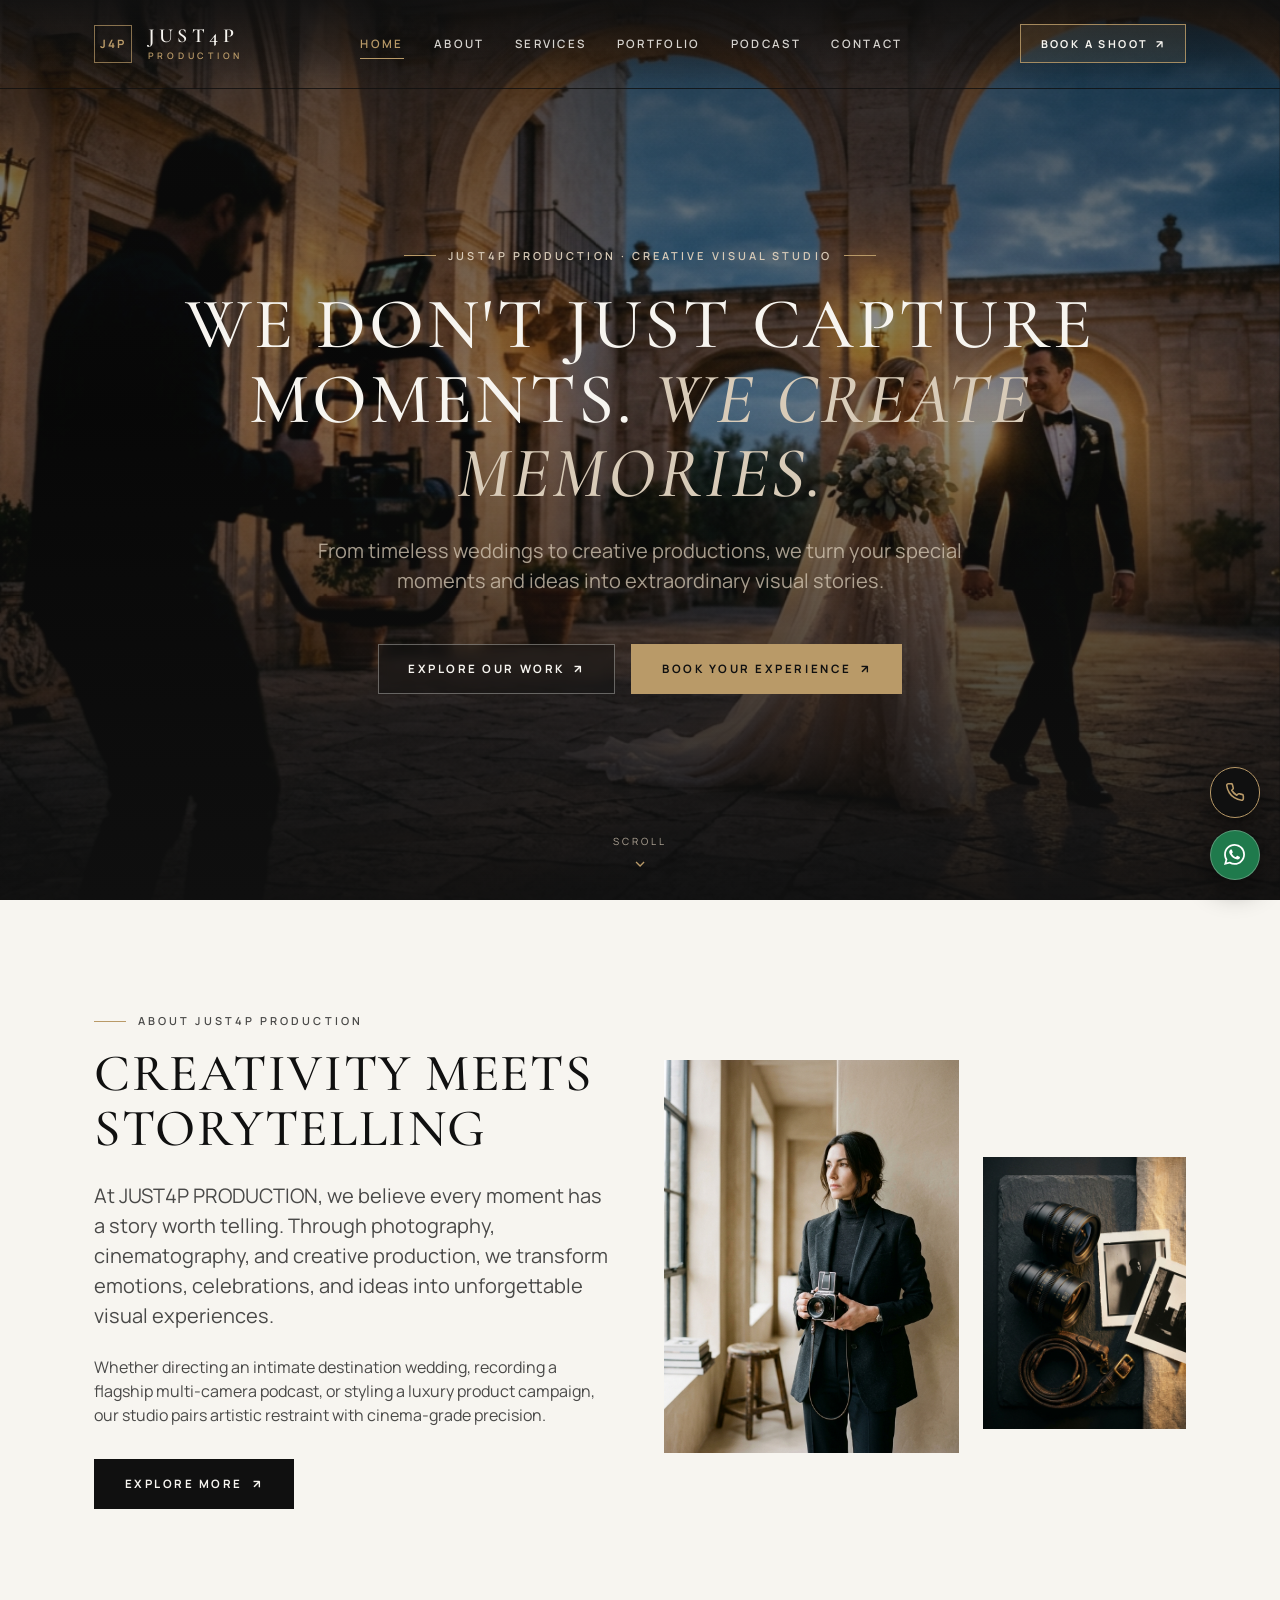
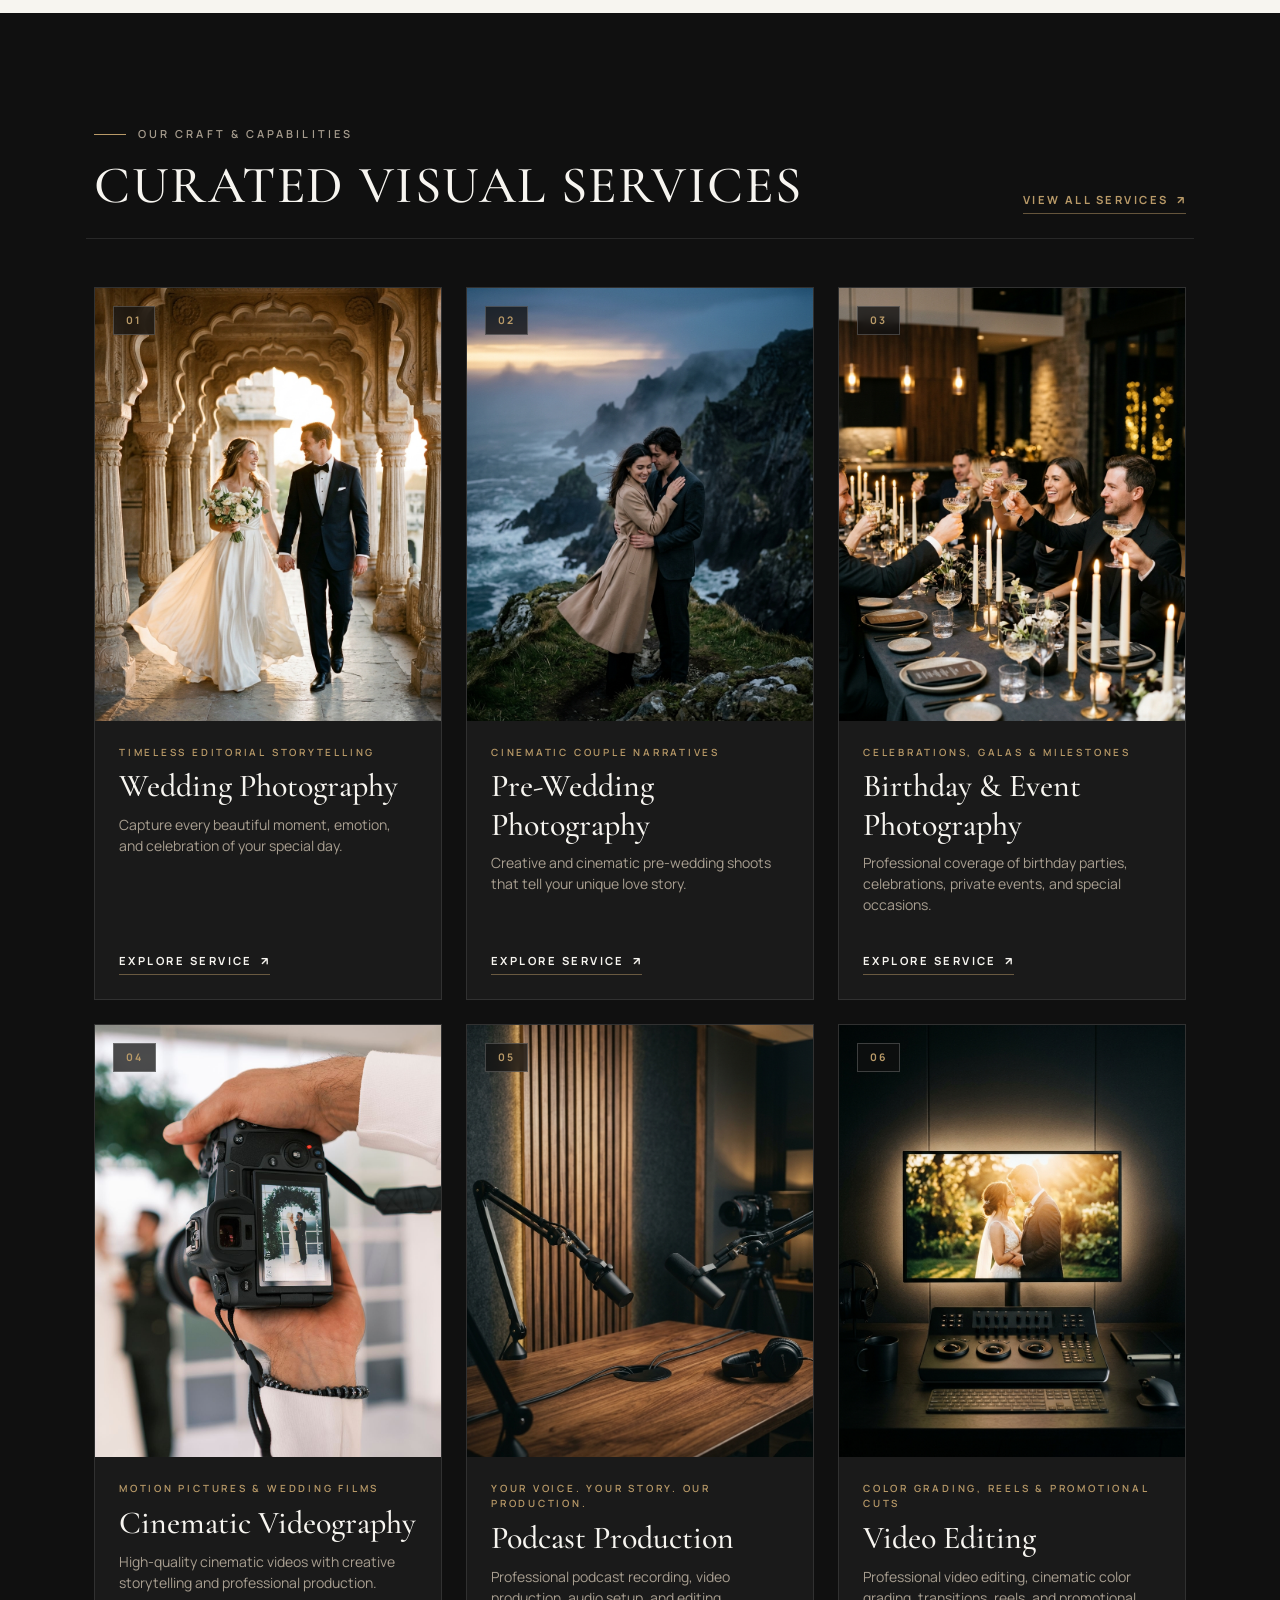
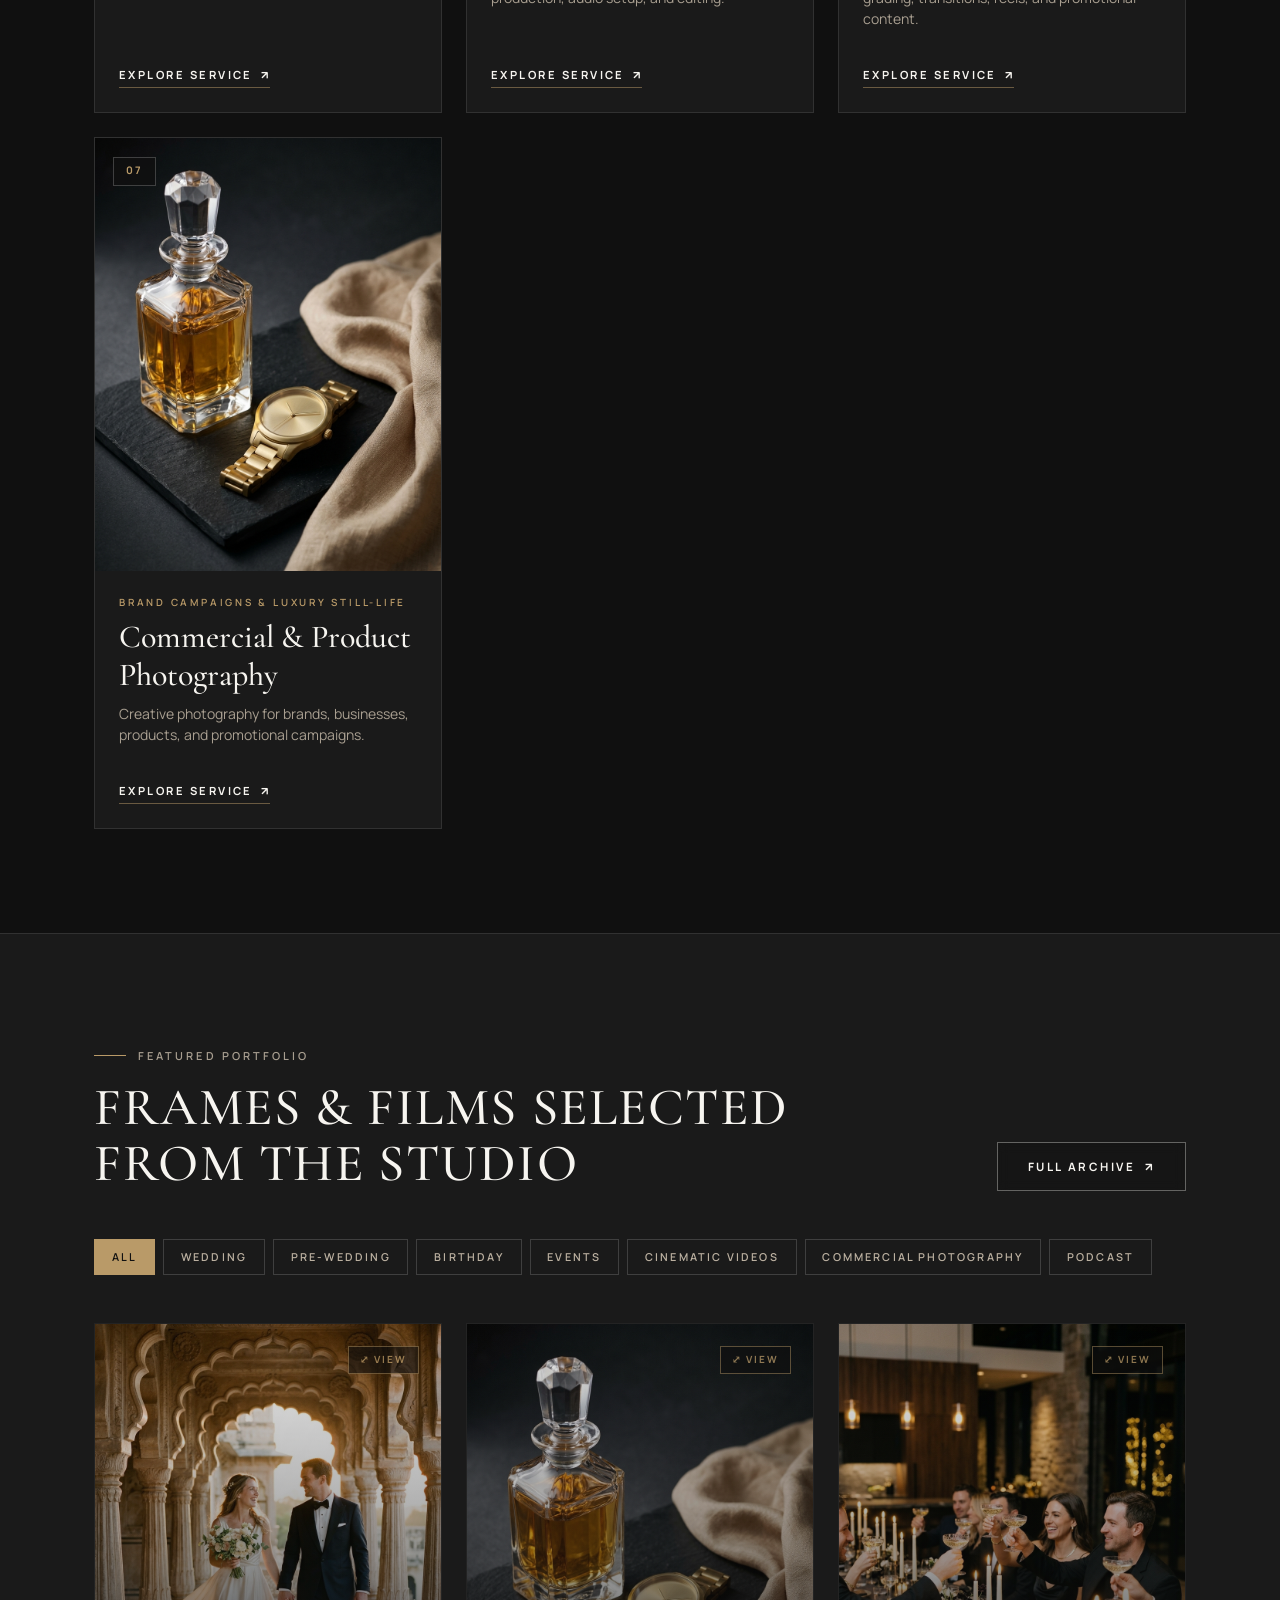
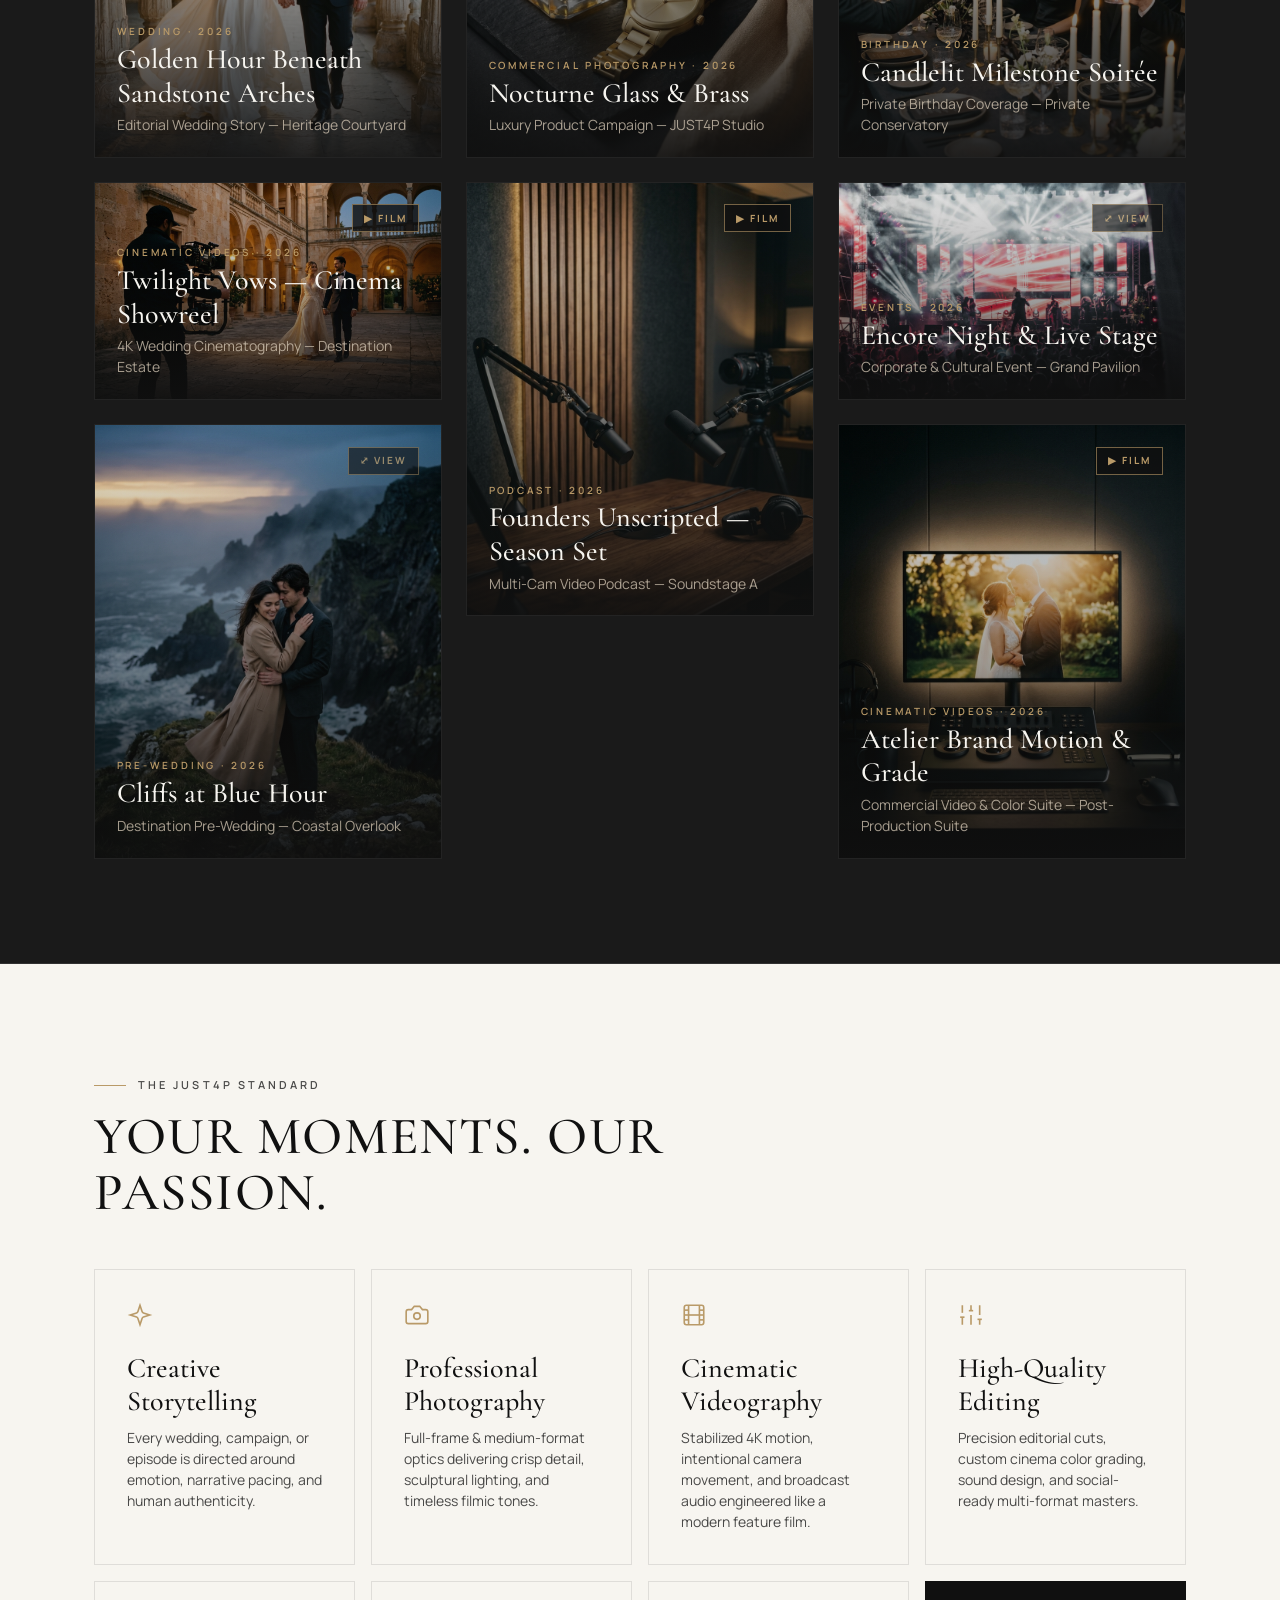
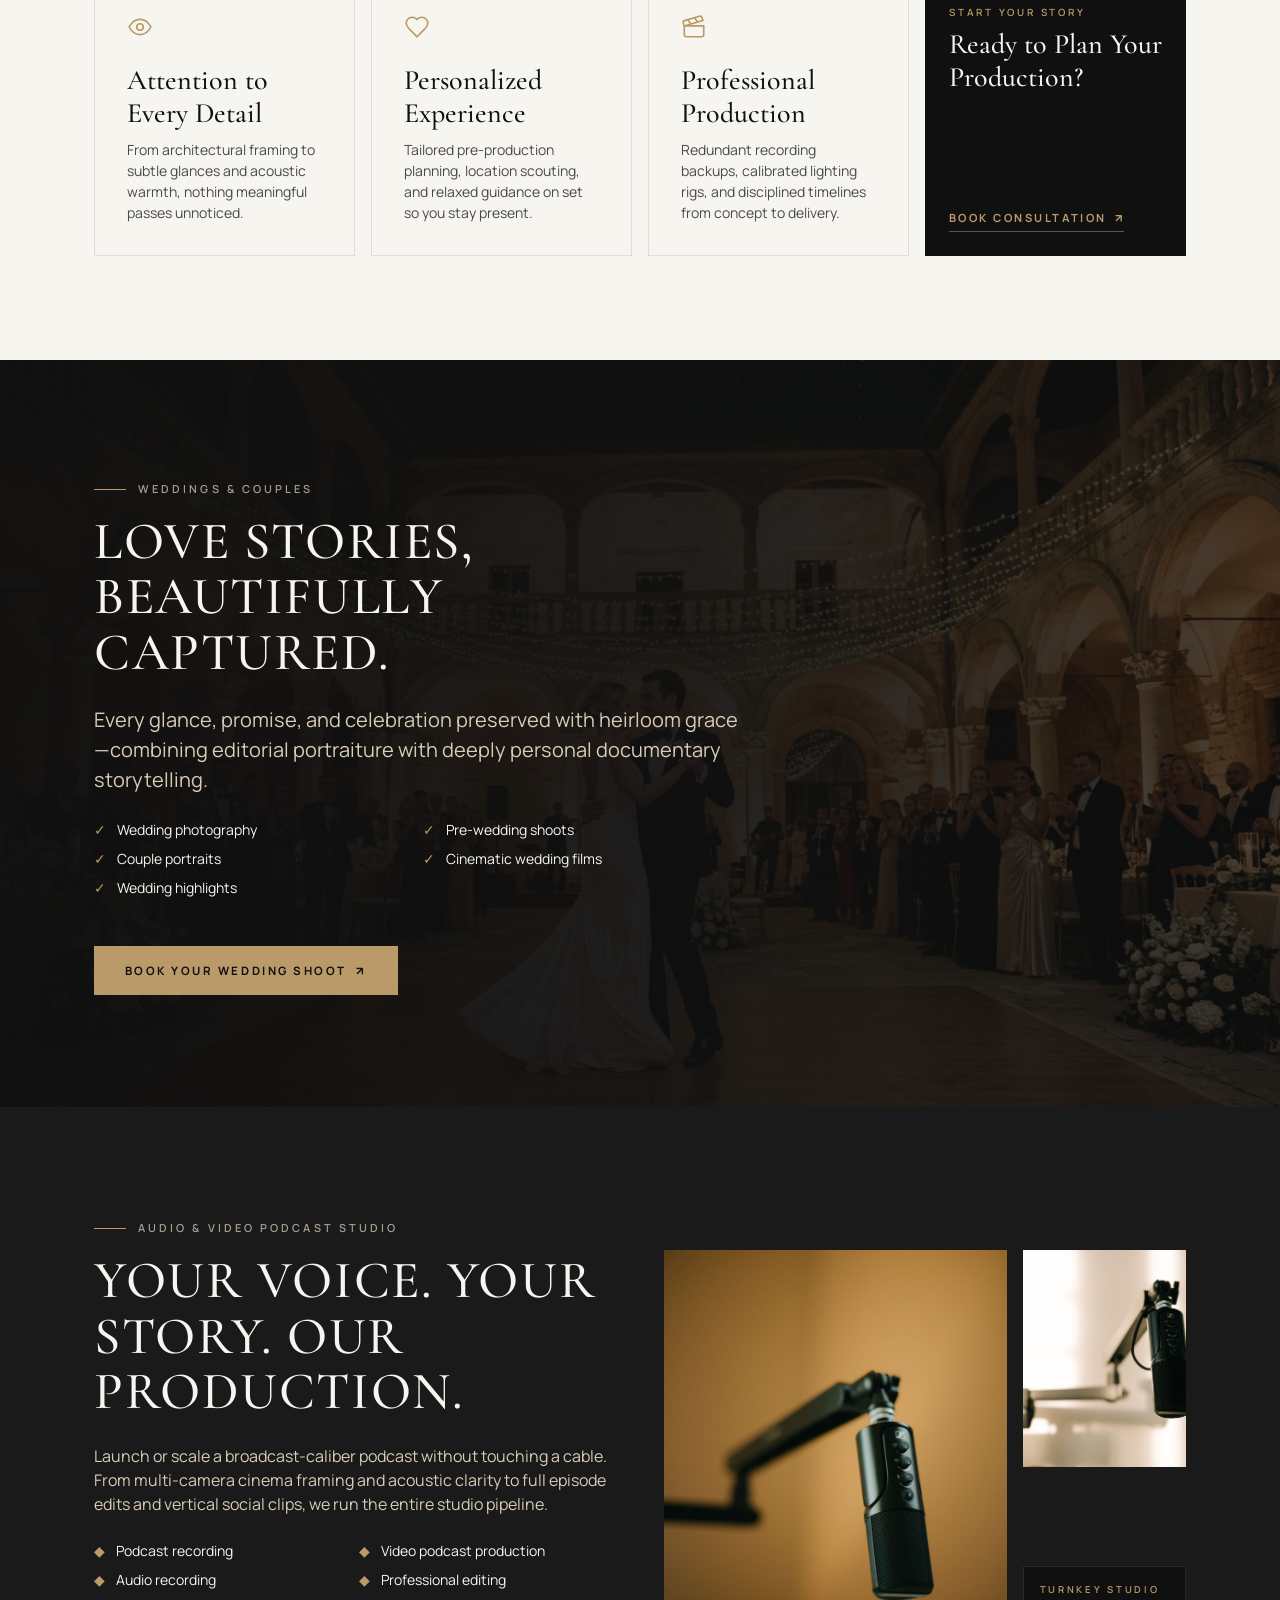
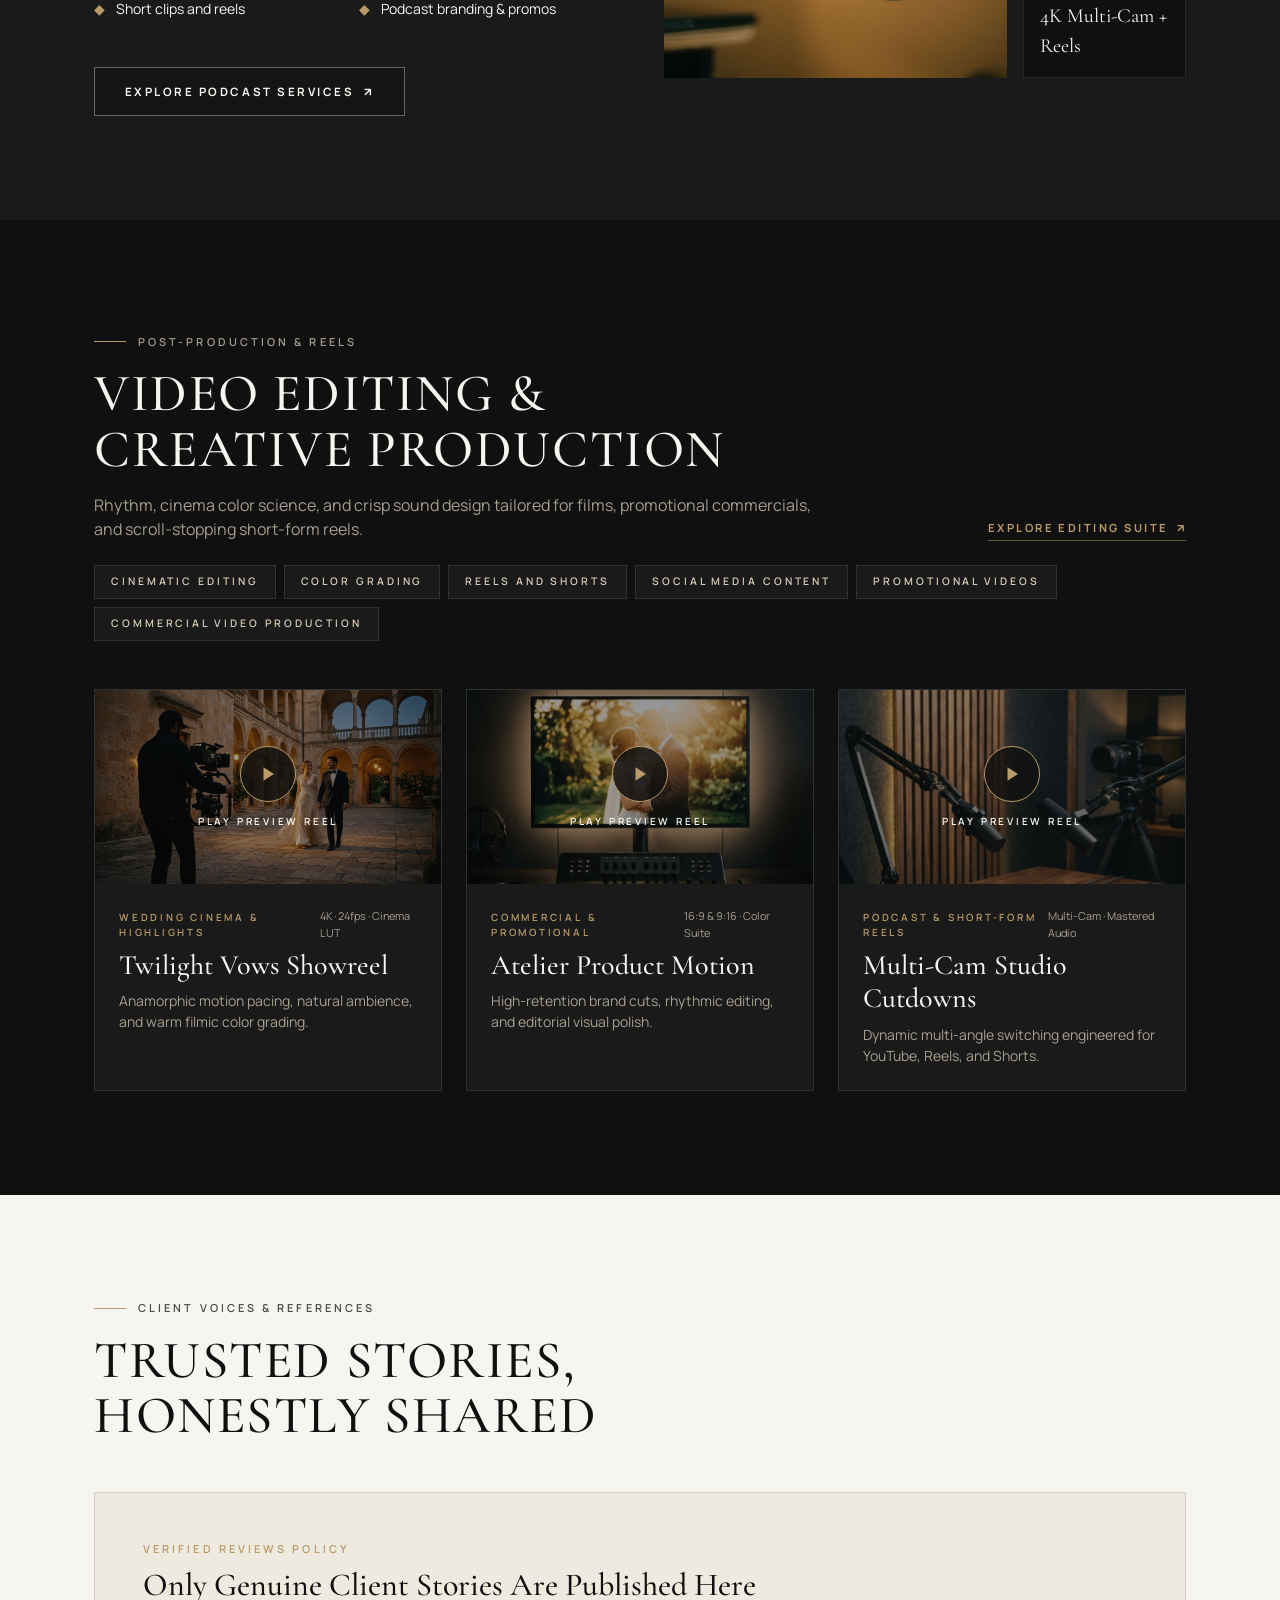
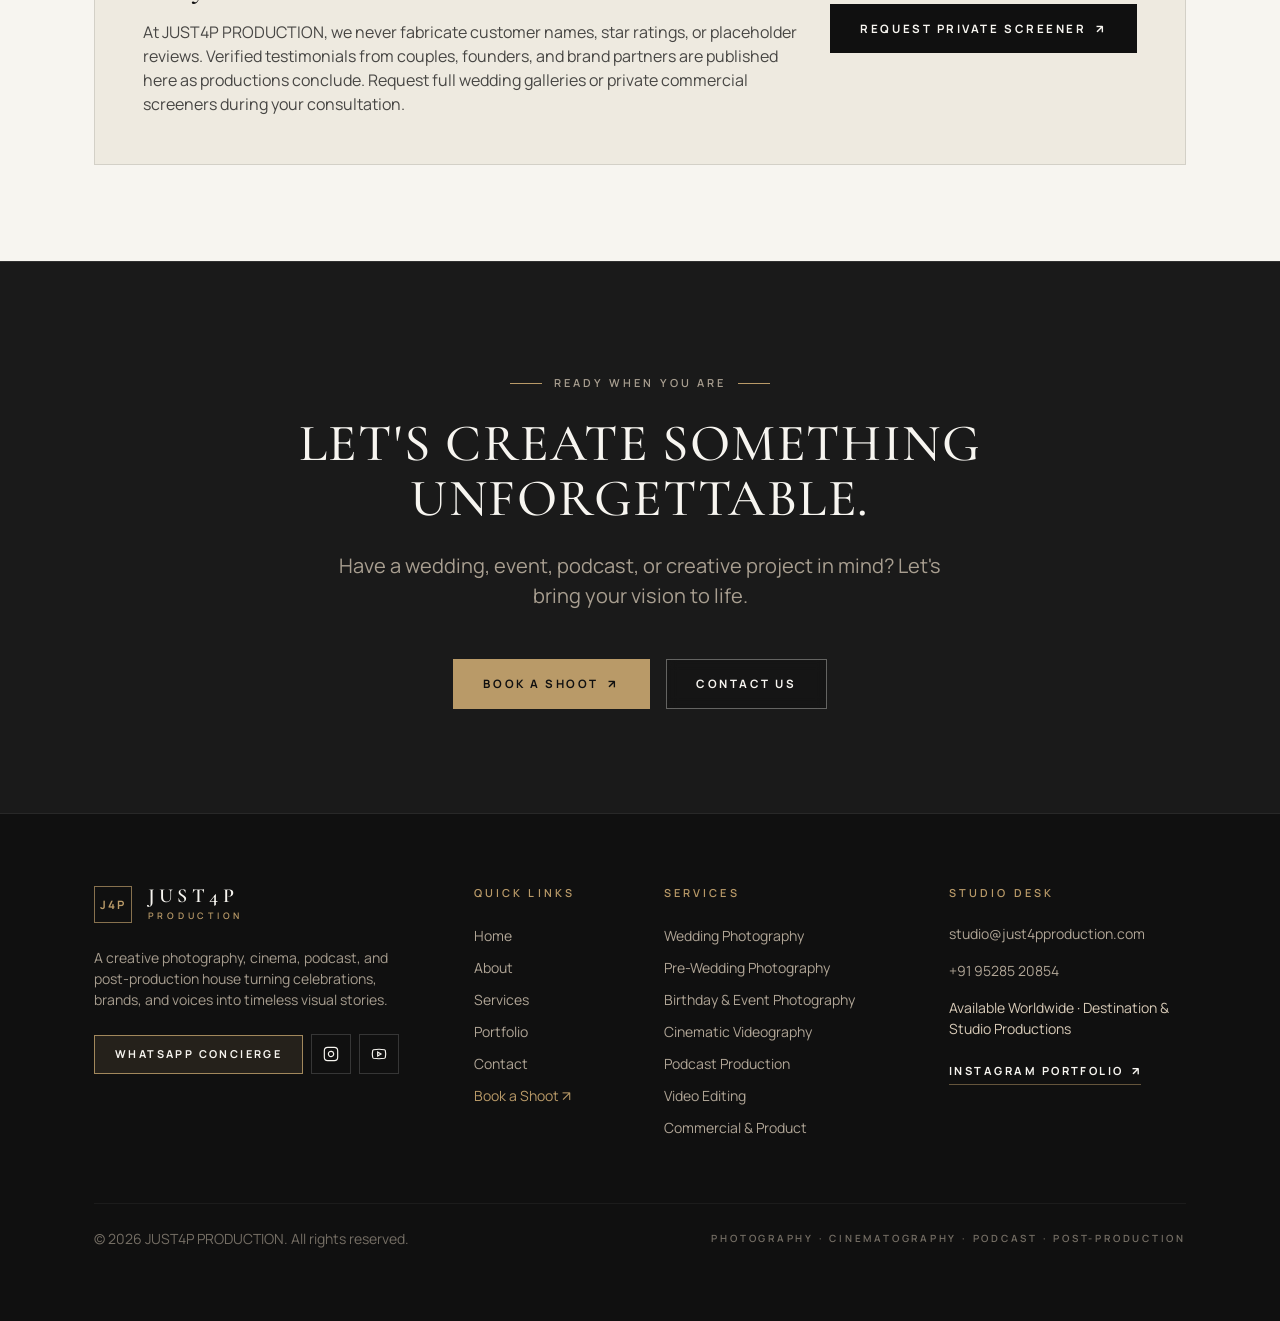
<file: index.html>
<!DOCTYPE html>
<html lang="en">
<head>
  <meta charset="UTF-8" />
  <meta name="viewport" content="width=device-width, initial-scale=1.0" />
  <title>JUST4P PRODUCTION | Luxury Photography, Cinematography &amp; Creative Studio</title>
  <meta name="description" content="JUST4P PRODUCTION is a luxury photography, cinematography, podcast production, and creative studio crafting timeless visual stories for weddings, brands, events, and creators." />
  <meta property="og:type" content="website" />
  <meta property="og:title" content="JUST4P PRODUCTION | Luxury Photography &amp; Creative Production" />
  <meta property="og:description" content="From timeless weddings to creative productions, we turn your special moments and ideas into extraordinary visual stories." />
  <meta property="og:image" content="assets/images/hero-cinema.jpg" />

  <link rel="icon" type="image/svg+xml" href="assets/images/favicon.svg" />
  <link rel="apple-touch-icon" href="assets/images/favicon.svg" />
  <link rel="preconnect" href="https://fonts.googleapis.com" />
  <link rel="preconnect" href="https://fonts.gstatic.com" crossorigin />
  <link href="https://fonts.googleapis.com/css2?family=Cormorant+Garamond:ital,wght@0,400;0,500;0,600;0,700;1,400;1,500&family=DM+Sans:wght@400;500;700&family=Manrope:wght@300;400;500;600;700&family=Playfair+Display:ital,wght@0,400;0,500;0,600;1,400&display=swap" rel="stylesheet" />

  <link href="https://cdn.jsdelivr.net/npm/bootstrap@5.3.3/dist/css/bootstrap.min.css" rel="stylesheet" crossorigin="anonymous" />
  <link rel="stylesheet" href="assets/css/style.css" />
</head>
<body>

  <!-- Section 1: Premium Navigation -->
  <header>
    <nav id="mainNavbar" class="navbar navbar-expand-lg fixed-top j4p-navbar" aria-label="Primary Navigation">
      <div class="container px-3 px-sm-4">
        <a class="navbar-brand d-inline-flex align-items-center gap-3 m-0" href="index.html" aria-label="JUST4P PRODUCTION Home">
          <span class="brand-monogram">J4P</span>
          <span class="d-flex flex-column">
            <span class="brand-wordmark">JUST4P</span>
            <span class="brand-subword">Production</span>
          </span>
        </a>

        <div class="collapse navbar-collapse justify-content-center d-none d-lg-flex">
          <ul class="navbar-nav align-items-center">
            <li class="nav-item"><a class="nav-link j4p-nav-link active" href="index.html">Home</a></li>
            <li class="nav-item"><a class="nav-link j4p-nav-link" href="about.html">About</a></li>
            <li class="nav-item"><a class="nav-link j4p-nav-link" href="services.html">Services</a></li>
            <li class="nav-item"><a class="nav-link j4p-nav-link" href="portfolio.html">Portfolio</a></li>
            <li class="nav-item"><a class="nav-link j4p-nav-link" href="podcast-production.html">Podcast</a></li>
            <li class="nav-item"><a class="nav-link j4p-nav-link" href="contact.html">Contact</a></li>
          </ul>
        </div>

        <div class="d-flex align-items-center gap-3">
          <a href="contact.html#booking-form" class="nav-cta-btn d-none d-sm-inline-flex">
            <span>Book a Shoot</span>
            <span>&#8599;</span>
          </a>
          <button class="j4p-icon-btn d-lg-none" type="button" data-bs-toggle="offcanvas" data-bs-target="#mobileNavDrawer" aria-controls="mobileNavDrawer" aria-label="Open navigation menu">
            <svg width="20" height="20" viewBox="0 0 24 24" fill="none" stroke="currentColor" stroke-width="1.8"><line x1="3" y1="6" x2="21" y2="6"/><line x1="3" y1="12" x2="21" y2="12"/><line x1="3" y1="18" x2="21" y2="18"/></svg>
          </button>
        </div>
      </div>
    </nav>

    <!-- Mobile Offcanvas Drawer -->
    <div class="offcanvas offcanvas-end j4p-offcanvas" tabindex="-1" id="mobileNavDrawer" aria-labelledby="mobileNavLabel">
      <div class="offcanvas-header border-bottom border-subtle-dark px-4 py-4">
        <span class="font-display fs-4 tracking-eyebrow text-warm-white" id="mobileNavLabel">JUST4P PRODUCTION</span>
        <button type="button" class="j4p-icon-btn" data-bs-dismiss="offcanvas" aria-label="Close navigation menu">&#10005;</button>
      </div>
      <div class="offcanvas-body d-flex flex-column justify-content-between px-4 py-4">
        <nav aria-label="Mobile Navigation" class="d-flex flex-column">
          <a class="mobile-nav-link active" href="index.html"><span>Home</span><span>&#8599;</span></a>
          <a class="mobile-nav-link" href="about.html"><span>About</span><span>&#8599;</span></a>
          <a class="mobile-nav-link" href="services.html"><span>Services</span><span>&#8599;</span></a>
          <a class="mobile-nav-link" href="portfolio.html"><span>Portfolio</span><span>&#8599;</span></a>
          <a class="mobile-nav-link" href="podcast-production.html"><span>Podcast</span><span>&#8599;</span></a>
          <a class="mobile-nav-link" href="contact.html"><span>Contact</span><span>&#8599;</span></a>
        </nav>
        <div class="pt-4">
          <a href="contact.html#booking-form" class="btn-gold w-100">
            <span>Book a Shoot</span>
            <span>&#8599;</span>
          </a>
        </div>
      </div>
    </div>
  </header>

  <main>
    <!-- Section 2: Cinematic Hero Section -->
    <section class="hero-section">
      <img src="assets/images/hero-cinema.jpg" alt="JUST4P PRODUCTION cinematographer filming bride and groom at golden hour" class="hero-bg-img" data-parallax="0.18" />
      <div class="hero-overlay"></div>

      <div class="container position-relative z-2 text-center px-3 px-sm-4">
        <div class="eyebrow-row mb-4">
          <span class="eyebrow-line"></span>
          <span class="tracking-eyebrow text-soft-beige">JUST4P PRODUCTION · Creative Visual Studio</span>
          <span class="eyebrow-line"></span>
        </div>

        <h1 class="hero-title text-warm-white mx-auto mb-4" style="max-width: 1020px;">
          We Don&apos;t Just Capture Moments. <span class="fst-italic text-soft-beige">We Create Memories.</span>
        </h1>

        <p class="mx-auto text-soft-beige opacity-75 fs-5 mb-5" style="max-width: 660px;">
          From timeless weddings to creative productions, we turn your special moments and ideas into extraordinary visual stories.
        </p>

        <div class="d-flex flex-wrap justify-content-center gap-3">
          <a href="portfolio.html" class="btn-outline-ivory">
            <span>Explore Our Work</span>
            <span>&#8599;</span>
          </a>
          <a href="contact.html#booking-form" class="btn-gold">
            <span>Book Your Experience</span>
            <span>&#8599;</span>
          </a>
        </div>
      </div>

      <a href="#brand-intro" class="scroll-indicator" aria-label="Scroll to brand introduction">
        <span>Scroll</span>
        <svg width="16" height="16" viewBox="0 0 24 24" fill="none" stroke="#B99A68" stroke-width="2"><polyline points="6 9 12 15 18 9"/></svg>
      </a>
    </section>

    <!-- Section 3: Brand Introduction -->
    <section id="brand-intro" class="bg-warm-white text-obsidian py-5" style="padding-top: 6.5rem !important; padding-bottom: 6.5rem !important;">
      <div class="container px-3 px-sm-4">
        <div class="row align-items-center g-5">
          <div class="col-12 col-lg-6 reveal-up">
            <div class="eyebrow-row mb-3">
              <span class="eyebrow-line"></span>
              <span class="tracking-eyebrow text-obsidian opacity-75">About JUST4P PRODUCTION</span>
            </div>
            <h2 class="section-heading text-obsidian mb-4">Creativity Meets Storytelling</h2>
            <p class="fs-5 text-obsidian opacity-75 mb-4">
              At JUST4P PRODUCTION, we believe every moment has a story worth telling. Through photography, cinematography, and creative production, we transform emotions, celebrations, and ideas into unforgettable visual experiences.
            </p>
            <p class="text-obsidian opacity-75 mb-4">
              Whether directing an intimate destination wedding, recording a flagship multi-camera podcast, or styling a luxury product campaign, our studio pairs artistic restraint with cinema-grade precision.
            </p>
            <a href="about.html" class="btn-dark-luxury mt-2">
              <span>Explore More</span>
              <span>&#8599;</span>
            </a>
          </div>

          <div class="col-12 col-lg-6 reveal-up">
            <div class="row g-3 g-sm-4 align-items-end">
              <div class="col-7">
                <div class="editorial-frame ratio-3x4">
                  <img src="assets/images/brand-intro-main.jpg" alt="Creative director holding medium-format camera in warm architectural studio" />
                </div>
              </div>
              <div class="col-5">
                <div class="editorial-frame ratio-3x4 mb-4">
                  <img src="assets/images/brand-intro-detail.jpg" alt="Cinema prime lenses and silver-gelatin darkroom prints on basalt stone" />
                </div>
              </div>
            </div>
          </div>
        </div>
      </div>
    </section>

    <!-- Section 4: Our Services -->
    <section class="bg-obsidian text-warm-white py-5" style="padding-top: 6.5rem !important; padding-bottom: 6.5rem !important;">
      <div class="container px-3 px-sm-4">
        <div class="row align-items-end border-bottom border-subtle-dark pb-4 mb-5 g-3 reveal-up">
          <div class="col-12 col-lg-8">
            <div class="eyebrow-row mb-3">
              <span class="eyebrow-line"></span>
              <span class="tracking-eyebrow text-soft-beige opacity-75">Our Craft &amp; Capabilities</span>
            </div>
            <h2 class="section-heading text-warm-white mb-0">Curated Visual Services</h2>
          </div>
          <div class="col-12 col-lg-4 text-lg-end">
            <a href="services.html" class="service-link text-muted-gold">
              <span>View All Services</span>
              <span>&#8599;</span>
            </a>
          </div>
        </div>

        <div class="row g-4">
          <!-- Service 1 -->
          <div class="col-12 col-md-6 col-lg-4 reveal-up">
            <article class="service-card editorial-card">
              <div>
                <div class="editorial-frame ratio-4x5">
                  <span class="service-badge">01</span>
                  <img src="assets/images/service-wedding.jpg" alt="Editorial wedding couple walking beneath sandstone heritage arches at golden hour" loading="lazy" />
                </div>
                <div class="p-4 pb-2">
                  <p class="tracking-eyebrow text-muted-gold mb-2" style="font-size:0.62rem;">Timeless Editorial Storytelling</p>
                  <h3 class="font-display fs-2 text-warm-white mb-2">Wedding Photography</h3>
                  <p class="small text-soft-beige opacity-75">Capture every beautiful moment, emotion, and celebration of your special day.</p>
                </div>
              </div>
              <div class="p-4 pt-2">
                <a href="wedding-photography.html" class="service-link"><span>Explore Service</span><span>&#8599;</span></a>
              </div>
            </article>
          </div>

          <!-- Service 2 -->
          <div class="col-12 col-md-6 col-lg-4 reveal-up">
            <article class="service-card editorial-card">
              <div>
                <div class="editorial-frame ratio-4x5">
                  <span class="service-badge">02</span>
                  <img src="assets/images/service-prewedding.jpg" alt="Stylish couple embracing on dramatic coastal cliffs at dusk" loading="lazy" />
                </div>
                <div class="p-4 pb-2">
                  <p class="tracking-eyebrow text-muted-gold mb-2" style="font-size:0.62rem;">Cinematic Couple Narratives</p>
                  <h3 class="font-display fs-2 text-warm-white mb-2">Pre-Wedding Photography</h3>
                  <p class="small text-soft-beige opacity-75">Creative and cinematic pre-wedding shoots that tell your unique love story.</p>
                </div>
              </div>
              <div class="p-4 pt-2">
                <a href="pre-wedding-photography.html" class="service-link"><span>Explore Service</span><span>&#8599;</span></a>
              </div>
            </article>
          </div>

          <!-- Service 3 -->
          <div class="col-12 col-md-6 col-lg-4 reveal-up">
            <article class="service-card editorial-card">
              <div>
                <div class="editorial-frame ratio-4x5">
                  <span class="service-badge">03</span>
                  <img src="assets/images/service-events.jpg" alt="Candlelit milestone celebration dinner toast with crystal champagne glasses" loading="lazy" />
                </div>
                <div class="p-4 pb-2">
                  <p class="tracking-eyebrow text-muted-gold mb-2" style="font-size:0.62rem;">Celebrations, Galas &amp; Milestones</p>
                  <h3 class="font-display fs-2 text-warm-white mb-2">Birthday &amp; Event Photography</h3>
                  <p class="small text-soft-beige opacity-75">Professional coverage of birthday parties, celebrations, private events, and special occasions.</p>
                </div>
              </div>
              <div class="p-4 pt-2">
                <a href="event-birthday-photography.html" class="service-link"><span>Explore Service</span><span>&#8599;</span></a>
              </div>
            </article>
          </div>

          <!-- Service 4 -->
          <div class="col-12 col-md-6 col-lg-4 reveal-up">
            <article class="service-card editorial-card">
              <div>
                <div class="editorial-frame ratio-4x5">
                  <span class="service-badge">04</span>
                  <img src="assets/images/service-videography.jpg" alt="Cinema camera viewfinder framing a couple during film production" loading="lazy" />
                </div>
                <div class="p-4 pb-2">
                  <p class="tracking-eyebrow text-muted-gold mb-2" style="font-size:0.62rem;">Motion Pictures &amp; Wedding Films</p>
                  <h3 class="font-display fs-2 text-warm-white mb-2">Cinematic Videography</h3>
                  <p class="small text-soft-beige opacity-75">High-quality cinematic videos with creative storytelling and professional production.</p>
                </div>
              </div>
              <div class="p-4 pt-2">
                <a href="videography.html" class="service-link"><span>Explore Service</span><span>&#8599;</span></a>
              </div>
            </article>
          </div>

          <!-- Service 5 -->
          <div class="col-12 col-md-6 col-lg-4 reveal-up">
            <article class="service-card editorial-card">
              <div>
                <div class="editorial-frame ratio-4x5">
                  <span class="service-badge">05</span>
                  <img src="assets/images/service-podcast.jpg" alt="Acoustic podcast recording studio with broadcast microphones and cinema camera" loading="lazy" />
                </div>
                <div class="p-4 pb-2">
                  <p class="tracking-eyebrow text-muted-gold mb-2" style="font-size:0.62rem;">Your Voice. Your Story. Our Production.</p>
                  <h3 class="font-display fs-2 text-warm-white mb-2">Podcast Production</h3>
                  <p class="small text-soft-beige opacity-75">Professional podcast recording, video production, audio setup, and editing.</p>
                </div>
              </div>
              <div class="p-4 pt-2">
                <a href="podcast-production.html" class="service-link"><span>Explore Service</span><span>&#8599;</span></a>
              </div>
            </article>
          </div>

          <!-- Service 6 -->
          <div class="col-12 col-md-6 col-lg-4 reveal-up">
            <article class="service-card editorial-card">
              <div>
                <div class="editorial-frame ratio-4x5">
                  <span class="service-badge">06</span>
                  <img src="assets/images/service-editing.jpg" alt="Dark cinema color grading suite with reference monitor and trackball console" loading="lazy" />
                </div>
                <div class="p-4 pb-2">
                  <p class="tracking-eyebrow text-muted-gold mb-2" style="font-size:0.62rem;">Color Grading, Reels &amp; Promotional Cuts</p>
                  <h3 class="font-display fs-2 text-warm-white mb-2">Video Editing</h3>
                  <p class="small text-soft-beige opacity-75">Professional video editing, cinematic color grading, transitions, reels, and promotional content.</p>
                </div>
              </div>
              <div class="p-4 pt-2">
                <a href="video-editing.html" class="service-link"><span>Explore Service</span><span>&#8599;</span></a>
              </div>
            </article>
          </div>

          <!-- Service 7 -->
          <div class="col-12 col-md-12 col-lg-4 reveal-up">
            <article class="service-card editorial-card">
              <div>
                <div class="editorial-frame ratio-4x5">
                  <span class="service-badge">07</span>
                  <img src="assets/images/service-commercial.jpg" alt="Luxury fragrance bottle and brushed brass watch on dark basalt stone" loading="lazy" />
                </div>
                <div class="p-4 pb-2">
                  <p class="tracking-eyebrow text-muted-gold mb-2" style="font-size:0.62rem;">Brand Campaigns &amp; Luxury Still-Life</p>
                  <h3 class="font-display fs-2 text-warm-white mb-2">Commercial &amp; Product Photography</h3>
                  <p class="small text-soft-beige opacity-75">Creative photography for brands, businesses, products, and promotional campaigns.</p>
                </div>
              </div>
              <div class="p-4 pt-2">
                <a href="commercial-product-photography.html" class="service-link"><span>Explore Service</span><span>&#8599;</span></a>
              </div>
            </article>
          </div>
        </div>
      </div>
    </section>

    <!-- Section 5: Featured Portfolio -->
    <section id="portfolio-section-root" data-mode="home" class="bg-charcoal border-top border-bottom border-subtle-dark py-5" style="padding-top: 6.5rem !important; padding-bottom: 6.5rem !important;">
      <div class="container px-3 px-sm-4">
        <div class="row align-items-end g-4 mb-5 reveal-up">
          <div class="col-12 col-lg-8">
            <div class="eyebrow-row mb-3">
              <span class="eyebrow-line"></span>
              <span class="tracking-eyebrow text-soft-beige opacity-75">Featured Portfolio</span>
            </div>
            <h2 class="section-heading text-warm-white mb-0">Frames &amp; Films Selected From The Studio</h2>
          </div>
          <div class="col-12 col-lg-4 text-lg-end">
            <a href="portfolio.html" class="btn-outline-ivory">
              <span>Full Archive</span>
              <span>&#8599;</span>
            </a>
          </div>
        </div>

        <div id="portfolio-filter-bar" role="tablist" aria-label="Portfolio Categories" class="d-flex flex-wrap gap-2 mb-5"></div>
        <div id="portfolio-masonry-grid" class="portfolio-masonry"></div>
      </div>
    </section>

    <!-- Section 6: Why Choose Us -->
    <section class="bg-warm-white text-obsidian py-5" style="padding-top: 6.5rem !important; padding-bottom: 6.5rem !important;">
      <div class="container px-3 px-sm-4">
        <div class="mb-5 reveal-up" style="max-width: 720px;">
          <div class="eyebrow-row mb-3">
            <span class="eyebrow-line"></span>
            <span class="tracking-eyebrow text-obsidian opacity-75">The JUST4P Standard</span>
          </div>
          <h2 class="section-heading text-obsidian">Your Moments. Our Passion.</h2>
        </div>

        <div class="row g-3">
          <div class="col-12 col-sm-6 col-lg-3 reveal-up">
            <div class="why-grid-card">
              <svg class="text-muted-gold mb-4" width="26" height="26" viewBox="0 0 24 24" fill="none" stroke="currentColor" stroke-width="1.5"><path d="m12 3-1.912 5.813a2 2 0 0 1-1.275 1.275L3 12l5.813 1.912a2 2 0 0 1 1.275 1.275L12 21l1.912-5.813a2 2 0 0 1 1.275-1.275L21 12l-5.813-1.912a2 2 0 0 1-1.275-1.275L12 3Z"/></svg>
              <h3 class="font-display fs-3 text-obsidian mb-2">Creative Storytelling</h3>
              <p class="small text-obsidian opacity-75 mb-0">Every wedding, campaign, or episode is directed around emotion, narrative pacing, and human authenticity.</p>
            </div>
          </div>

          <div class="col-12 col-sm-6 col-lg-3 reveal-up">
            <div class="why-grid-card">
              <svg class="text-muted-gold mb-4" width="26" height="26" viewBox="0 0 24 24" fill="none" stroke="currentColor" stroke-width="1.5"><path d="M14.5 4h-5L7 7H4a2 2 0 0 0-2 2v9a2 2 0 0 0 2 2h16a2 2 0 0 0 2-2V9a2 2 0 0 0-2-2h-3l-2.5-3z"/><circle cx="12" cy="13" r="3"/></svg>
              <h3 class="font-display fs-3 text-obsidian mb-2">Professional Photography</h3>
              <p class="small text-obsidian opacity-75 mb-0">Full-frame &amp; medium-format optics delivering crisp detail, sculptural lighting, and timeless filmic tones.</p>
            </div>
          </div>

          <div class="col-12 col-sm-6 col-lg-3 reveal-up">
            <div class="why-grid-card">
              <svg class="text-muted-gold mb-4" width="26" height="26" viewBox="0 0 24 24" fill="none" stroke="currentColor" stroke-width="1.5"><rect width="18" height="18" x="3" y="3" rx="2"/><path d="M7 3v18"/><path d="M17 3v18"/><path d="M3 7.5h4"/><path d="M3 12h18"/><path d="M3 16.5h4"/><path d="M17 7.5h4"/><path d="M17 16.5h4"/></svg>
              <h3 class="font-display fs-3 text-obsidian mb-2">Cinematic Videography</h3>
              <p class="small text-obsidian opacity-75 mb-0">Stabilized 4K motion, intentional camera movement, and broadcast audio engineered like a modern feature film.</p>
            </div>
          </div>

          <div class="col-12 col-sm-6 col-lg-3 reveal-up">
            <div class="why-grid-card">
              <svg class="text-muted-gold mb-4" width="26" height="26" viewBox="0 0 24 24" fill="none" stroke="currentColor" stroke-width="1.5"><line x1="4" x2="4" y1="21" y2="14"/><line x1="4" x2="4" y1="10" y2="3"/><line x1="12" x2="12" y1="21" y2="12"/><line x1="12" x2="12" y1="8" y2="3"/><line x1="20" x2="20" y1="21" y2="16"/><line x1="20" x2="20" y1="12" y2="3"/><line x1="2" x2="6" y1="14" y2="14"/><line x1="10" x2="14" y1="8" y2="8"/><line x1="18" x2="22" y1="16" y2="16"/></svg>
              <h3 class="font-display fs-3 text-obsidian mb-2">High-Quality Editing</h3>
              <p class="small text-obsidian opacity-75 mb-0">Precision editorial cuts, custom cinema color grading, sound design, and social-ready multi-format masters.</p>
            </div>
          </div>

          <div class="col-12 col-sm-6 col-lg-3 reveal-up">
            <div class="why-grid-card">
              <svg class="text-muted-gold mb-4" width="26" height="26" viewBox="0 0 24 24" fill="none" stroke="currentColor" stroke-width="1.5"><path d="M2 12s3-7 10-7 10 7 10 7-3 7-10 7-10-7-10-7Z"/><circle cx="12" cy="12" r="3"/></svg>
              <h3 class="font-display fs-3 text-obsidian mb-2">Attention to Every Detail</h3>
              <p class="small text-obsidian opacity-75 mb-0">From architectural framing to subtle glances and acoustic warmth, nothing meaningful passes unnoticed.</p>
            </div>
          </div>

          <div class="col-12 col-sm-6 col-lg-3 reveal-up">
            <div class="why-grid-card">
              <svg class="text-muted-gold mb-4" width="26" height="26" viewBox="0 0 24 24" fill="none" stroke="currentColor" stroke-width="1.5"><path d="M19 14c1.49-1.46 3-3.21 3-5.5A5.5 5.5 0 0 0 16.5 3c-1.76 0-3 .5-4.5 2-1.5-1.5-2.74-2-4.5-2A5.5 5.5 0 0 0 2 8.5c0 2.3 1.5 4.05 3 5.5l7 7Z"/></svg>
              <h3 class="font-display fs-3 text-obsidian mb-2">Personalized Experience</h3>
              <p class="small text-obsidian opacity-75 mb-0">Tailored pre-production planning, location scouting, and relaxed guidance on set so you stay present.</p>
            </div>
          </div>

          <div class="col-12 col-sm-6 col-lg-3 reveal-up">
            <div class="why-grid-card">
              <svg class="text-muted-gold mb-4" width="26" height="26" viewBox="0 0 24 24" fill="none" stroke="currentColor" stroke-width="1.5"><path d="M20.2 6 3 11l-.9-2.4c-.3-1.1.3-2.2 1.3-2.5l13.5-4c1.1-.3 2.2.3 2.5 1.3Z"/><path d="m6.2 5.3 3.1 3.9"/><path d="m12.4 3.4 3.1 4"/><path d="M3 11h18v8a2 2 0 0 1-2 2H5a2 2 0 0 1-2-2Z"/></svg>
              <h3 class="font-display fs-3 text-obsidian mb-2">Professional Production</h3>
              <p class="small text-obsidian opacity-75 mb-0">Redundant recording backups, calibrated lighting rigs, and disciplined timelines from concept to delivery.</p>
            </div>
          </div>

          <div class="col-12 col-sm-6 col-lg-3 reveal-up">
            <div class="bg-obsidian text-warm-white p-4 d-flex flex-column justify-content-between h-100">
              <div>
                <p class="tracking-eyebrow text-muted-gold mb-2" style="font-size:0.62rem;">Start Your Story</p>
                <h3 class="font-display fs-3">Ready to Plan Your Production?</h3>
              </div>
              <a href="contact.html#booking-form" class="service-link text-muted-gold mt-4 align-self-start">
                <span>Book Consultation</span>
                <span>&#8599;</span>
              </a>
            </div>
          </div>
        </div>
      </div>
    </section>

    <!-- Section 7: Wedding & Pre-Wedding Experience -->
    <section class="experience-banner">
      <img src="assets/images/experience-wedding-wide.jpg" alt="Newlywed couple sharing first dance beneath stone colonnades and warm string lights" class="experience-banner-bg" loading="lazy" />
      <div class="experience-banner-scrim"></div>

      <div class="container position-relative z-2 px-3 px-sm-4">
        <div class="reveal-up" style="max-width: 650px;">
          <div class="eyebrow-row mb-3">
            <span class="eyebrow-line"></span>
            <span class="tracking-eyebrow text-soft-beige opacity-75">Weddings &amp; Couples</span>
          </div>
          <h2 class="section-heading text-warm-white mb-4">Love Stories, Beautifully Captured.</h2>
          <p class="fs-5 text-soft-beige opacity-85 mb-4">
            Every glance, promise, and celebration preserved with heirloom grace—combining editorial portraiture with deeply personal documentary storytelling.
          </p>

          <div class="row g-2 mb-5">
            <div class="col-12 col-sm-6 text-warm-white small"><span class="text-muted-gold me-2">&#10003;</span> Wedding photography</div>
            <div class="col-12 col-sm-6 text-warm-white small"><span class="text-muted-gold me-2">&#10003;</span> Pre-wedding shoots</div>
            <div class="col-12 col-sm-6 text-warm-white small"><span class="text-muted-gold me-2">&#10003;</span> Couple portraits</div>
            <div class="col-12 col-sm-6 text-warm-white small"><span class="text-muted-gold me-2">&#10003;</span> Cinematic wedding films</div>
            <div class="col-12 col-sm-6 text-warm-white small"><span class="text-muted-gold me-2">&#10003;</span> Wedding highlights</div>
          </div>

          <a href="contact.html?service=Wedding%20Photography#booking-form" class="btn-gold">
            <span>Book Your Wedding Shoot</span>
            <span>&#8599;</span>
          </a>
        </div>
      </div>
    </section>

    <!-- Section 8: Podcast Production -->
    <section class="bg-charcoal text-warm-white py-5" style="padding-top: 6.5rem !important; padding-bottom: 6.5rem !important;">
      <div class="container px-3 px-sm-4">
        <div class="row align-items-center g-5">
          <div class="col-12 col-lg-6 reveal-up">
            <div class="eyebrow-row mb-3">
              <span class="eyebrow-line"></span>
              <span class="tracking-eyebrow text-soft-beige opacity-75">Audio &amp; Video Podcast Studio</span>
            </div>
            <h2 class="section-heading text-warm-white mb-4">Your Voice. Your Story. Our Production.</h2>
            <p class="text-soft-beige opacity-85 mb-4">
              Launch or scale a broadcast-caliber podcast without touching a cable. From multi-camera cinema framing and acoustic clarity to full episode edits and vertical social clips, we run the entire studio pipeline.
            </p>

            <div class="row g-2 mb-5">
              <div class="col-12 col-sm-6 small text-warm-white"><span class="text-muted-gold me-2">&#9670;</span> Podcast recording</div>
              <div class="col-12 col-sm-6 small text-warm-white"><span class="text-muted-gold me-2">&#9670;</span> Video podcast production</div>
              <div class="col-12 col-sm-6 small text-warm-white"><span class="text-muted-gold me-2">&#9670;</span> Audio recording</div>
              <div class="col-12 col-sm-6 small text-warm-white"><span class="text-muted-gold me-2">&#9670;</span> Professional editing</div>
              <div class="col-12 col-sm-6 small text-warm-white"><span class="text-muted-gold me-2">&#9670;</span> Short clips and reels</div>
              <div class="col-12 col-sm-6 small text-warm-white"><span class="text-muted-gold me-2">&#9670;</span> Podcast branding &amp; promos</div>
            </div>

            <a href="podcast-production.html" class="btn-outline-ivory">
              <span>Explore Podcast Services</span>
              <span>&#8599;</span>
            </a>
          </div>

          <div class="col-12 col-lg-6 reveal-up">
            <div class="row g-3">
              <div class="col-8">
                <div class="editorial-frame ratio-4x5">
                  <img src="assets/images/podcast-studio-wide.jpg" alt="Studio broadcast microphone on boom arm in warm ambient studio" loading="lazy" />
                </div>
              </div>
              <div class="col-4 d-flex flex-column justify-content-between gap-3">
                <div class="editorial-frame ratio-3x4">
                  <img src="assets/images/podcast-mic-detail.jpg" alt="Close-up broadcast condenser microphone in dark acoustic booth" loading="lazy" />
                </div>
                <div class="border border-subtle-dark bg-obsidian p-3">
                  <p class="tracking-eyebrow text-muted-gold mb-1" style="font-size:0.6rem;">Turnkey Studio</p>
                  <p class="font-display fs-5 text-warm-white mb-0">4K Multi-Cam + Reels</p>
                </div>
              </div>
            </div>
          </div>
        </div>
      </div>
    </section>

    <!-- Section 9: Video Editing & Creative Production -->
    <section class="bg-obsidian text-warm-white py-5" style="padding-top: 6.5rem !important; padding-bottom: 6.5rem !important;">
      <div class="container px-3 px-sm-4">
        <div class="row align-items-end g-4 mb-4 reveal-up">
          <div class="col-12 col-lg-8">
            <div class="eyebrow-row mb-3">
              <span class="eyebrow-line"></span>
              <span class="tracking-eyebrow text-soft-beige opacity-75">Post-Production &amp; Reels</span>
            </div>
            <h2 class="section-heading text-warm-white mb-3">Video Editing &amp; Creative Production</h2>
            <p class="text-soft-beige opacity-75 mb-0">
              Rhythm, cinema color science, and crisp sound design tailored for films, promotional commercials, and scroll-stopping short-form reels.
            </p>
          </div>
          <div class="col-12 col-lg-4 text-lg-end">
            <a href="video-editing.html" class="service-link text-muted-gold">
              <span>Explore Editing Suite</span>
              <span>&#8599;</span>
            </a>
          </div>
        </div>

        <div class="d-flex flex-wrap gap-2 mb-5">
          <span class="border border-subtle-dark bg-charcoal px-3 py-2 tracking-eyebrow text-soft-beige" style="font-size:0.65rem;">Cinematic editing</span>
          <span class="border border-subtle-dark bg-charcoal px-3 py-2 tracking-eyebrow text-soft-beige" style="font-size:0.65rem;">Color grading</span>
          <span class="border border-subtle-dark bg-charcoal px-3 py-2 tracking-eyebrow text-soft-beige" style="font-size:0.65rem;">Reels and shorts</span>
          <span class="border border-subtle-dark bg-charcoal px-3 py-2 tracking-eyebrow text-soft-beige" style="font-size:0.65rem;">Social media content</span>
          <span class="border border-subtle-dark bg-charcoal px-3 py-2 tracking-eyebrow text-soft-beige" style="font-size:0.65rem;">Promotional videos</span>
          <span class="border border-subtle-dark bg-charcoal px-3 py-2 tracking-eyebrow text-soft-beige" style="font-size:0.65rem;">Commercial video production</span>
        </div>

        <div id="video-reel-grid" class="row g-4"></div>
      </div>
    </section>

    <!-- Section 10: Testimonials (Genuine-Only Module) -->
    <section class="bg-warm-white text-obsidian py-5" style="padding-top: 6rem !important; padding-bottom: 6rem !important;">
      <div class="container px-3 px-sm-4">
        <div class="mb-5 reveal-up" style="max-width: 680px;">
          <div class="eyebrow-row mb-3">
            <span class="eyebrow-line"></span>
            <span class="tracking-eyebrow text-obsidian opacity-75">Client Voices &amp; References</span>
          </div>
          <h2 class="section-heading text-obsidian">Trusted Stories, Honestly Shared</h2>
        </div>

        <div id="testimonials-container" class="reveal-up"></div>
      </div>
    </section>

    <!-- Section 11: Call to Action -->
    <section class="bg-charcoal border-top border-subtle-dark text-center text-warm-white py-5" style="padding-top: 6.5rem !important; padding-bottom: 6.5rem !important;">
      <div class="container px-3 px-sm-4 reveal-up" style="max-width: 860px;">
        <div class="eyebrow-row mb-4">
          <span class="eyebrow-line"></span>
          <span class="tracking-eyebrow text-soft-beige opacity-75">Ready When You Are</span>
          <span class="eyebrow-line"></span>
        </div>
        <h2 class="section-heading text-warm-white mb-4">Let&apos;s Create Something Unforgettable.</h2>
        <p class="fs-5 text-soft-beige opacity-75 mx-auto mb-5" style="max-width: 620px;">
          Have a wedding, event, podcast, or creative project in mind? Let&apos;s bring your vision to life.
        </p>
        <div class="d-flex flex-wrap justify-content-center gap-3">
          <a href="contact.html#booking-form" class="btn-gold"><span>Book a Shoot</span><span>&#8599;</span></a>
          <a href="contact.html" class="btn-outline-ivory"><span>Contact Us</span></a>
        </div>
      </div>
    </section>
  </main>

  <!-- Section 12: Premium Footer -->
  <footer class="j4p-footer text-warm-white py-5">
    <div class="container px-3 px-sm-4 py-4">
      <div class="row g-5">
        <div class="col-12 col-md-6 col-lg-4">
          <a class="d-inline-flex align-items-center gap-3 text-decoration-none mb-4" href="index.html">
            <span class="brand-monogram">J4P</span>
            <span class="d-flex flex-column">
              <span class="brand-wordmark">JUST4P</span>
              <span class="brand-subword">Production</span>
            </span>
          </a>
          <p class="small text-soft-beige opacity-75 mb-4" style="max-width: 320px;">
            A creative photography, cinema, podcast, and post-production house turning celebrations, brands, and voices into timeless visual stories.
          </p>
          <div class="d-flex flex-wrap align-items-center gap-2">
            <a href="#" data-whatsapp-link target="_blank" rel="noopener noreferrer" class="nav-cta-btn">
              <span>WhatsApp Concierge</span>
            </a>
            <a href="https://instagram.com/just4pproduction" target="_blank" rel="noopener noreferrer" aria-label="Instagram Portfolio" class="j4p-icon-btn">
              <svg width="16" height="16" viewBox="0 0 24 24" fill="none" stroke="currentColor" stroke-width="1.75"><rect width="20" height="20" x="2" y="2" rx="5" ry="5"/><path d="M16 11.37A4 4 0 1 1 12.63 8 4 4 0 0 1 16 11.37z"/><line x1="17.5" x2="17.51" y1="6.5" y2="6.5"/></svg>
            </a>
            <a href="https://youtube.com/@just4pproduction" target="_blank" rel="noopener noreferrer" aria-label="YouTube" class="j4p-icon-btn">
              <svg width="16" height="16" viewBox="0 0 24 24" fill="none" stroke="currentColor" stroke-width="1.75"><path d="M2.5 17a24.12 24.12 0 0 1 0-10 2 2 0 0 1 1.4-1.4 49.56 49.56 0 0 1 16.2 0A2 2 0 0 1 21.5 7a24.12 24.12 0 0 1 0 10 2 2 0 0 1-1.4 1.4 49.55 49.55 0 0 1-16.2 0A2 2 0 0 1 2.5 17"/><path d="m10 15 5-3-5-3v6Z"/></svg>
            </a>
          </div>
        </div>

        <div class="col-6 col-md-3 col-lg-2">
          <h3 class="tracking-eyebrow text-muted-gold mb-4">Quick Links</h3>
          <ul class="list-unstyled d-flex flex-column gap-2">
            <li><a class="footer-link" href="index.html">Home</a></li>
            <li><a class="footer-link" href="about.html">About</a></li>
            <li><a class="footer-link" href="services.html">Services</a></li>
            <li><a class="footer-link" href="portfolio.html">Portfolio</a></li>
            <li><a class="footer-link" href="contact.html">Contact</a></li>
            <li><a class="footer-link text-muted-gold" href="contact.html#booking-form">Book a Shoot &#8599;</a></li>
          </ul>
        </div>

        <div class="col-6 col-md-3 col-lg-3">
          <h3 class="tracking-eyebrow text-muted-gold mb-4">Services</h3>
          <ul class="list-unstyled d-flex flex-column gap-2">
            <li><a class="footer-link" href="wedding-photography.html">Wedding Photography</a></li>
            <li><a class="footer-link" href="pre-wedding-photography.html">Pre-Wedding Photography</a></li>
            <li><a class="footer-link" href="event-birthday-photography.html">Birthday &amp; Event Photography</a></li>
            <li><a class="footer-link" href="videography.html">Cinematic Videography</a></li>
            <li><a class="footer-link" href="podcast-production.html">Podcast Production</a></li>
            <li><a class="footer-link" href="video-editing.html">Video Editing</a></li>
            <li><a class="footer-link" href="commercial-product-photography.html">Commercial &amp; Product</a></li>
          </ul>
        </div>

        <div class="col-12 col-lg-3">
          <h3 class="tracking-eyebrow text-muted-gold mb-4">Studio Desk</h3>
          <ul class="list-unstyled d-flex flex-column gap-3 small text-soft-beige opacity-85">
            <li><a class="footer-link" href="mailto:studio@just4pproduction.com">studio@just4pproduction.com</a></li>
            <li><a class="footer-link" href="tel:+919528520854">+91 95285 20854</a></li>
            <li>Available Worldwide · Destination &amp; Studio Productions</li>
          </ul>
          <a href="https://instagram.com/just4pproduction" target="_blank" rel="noopener noreferrer" class="service-link mt-2">
            <span>Instagram Portfolio</span>
            <span>&#8599;</span>
          </a>
        </div>
      </div>

      <div class="d-flex flex-column flex-sm-row justify-content-between align-items-start align-items-sm-center gap-3 border-top border-subtle-dark mt-5 pt-4 small text-soft-beige opacity-50">
        <p class="mb-0">&copy; 2026 JUST4P PRODUCTION. All rights reserved.</p>
        <p class="mb-0 tracking-eyebrow" style="font-size:0.62rem;">Photography · Cinematography · Podcast · Post-Production</p>
      </div>
    </div>
  </footer>

  <!-- Bootstrap Lightbox Modal for Portfolio Images & Videos -->
  <div class="modal fade" id="portfolioLightboxModal" tabindex="-1" aria-labelledby="lightboxTitle" aria-hidden="true">
    <div class="modal-dialog modal-xl modal-dialog-centered">
      <div class="modal-content j4p-modal-content">
        <div class="modal-header border-bottom border-subtle-dark px-4 py-3">
          <div>
            <p id="lightboxMeta" class="tracking-eyebrow text-muted-gold mb-1" style="font-size:0.62rem;"></p>
            <h4 id="lightboxTitle" class="font-display fs-3 text-warm-white mb-0"></h4>
          </div>
          <div class="d-flex align-items-center gap-2 ms-auto">
            <button type="button" id="lightboxPrev" class="j4p-icon-btn" aria-label="Previous project">&#8249;</button>
            <button type="button" id="lightboxNext" class="j4p-icon-btn" aria-label="Next project">&#8250;</button>
            <button type="button" class="j4p-icon-btn" data-bs-dismiss="modal" aria-label="Close lightbox">&#10005;</button>
          </div>
        </div>
        <div class="modal-body bg-obsidian d-flex align-items-center justify-content-center p-3 p-sm-4" style="min-height: 55vh;">
          <div id="lightboxMediaSlot" class="w-100 d-flex justify-content-center"></div>
        </div>
        <div class="modal-footer border-top border-subtle-dark justify-content-between px-4 py-3 small text-soft-beige opacity-75">
          <span id="lightboxSubtitle"></span>
          <span id="lightboxCounter" class="tracking-eyebrow" style="font-size:0.65rem;"></span>
        </div>
      </div>
    </div>
  </div>

  <script src="https://cdn.jsdelivr.net/npm/bootstrap@5.3.3/dist/js/bootstrap.bundle.min.js" crossorigin="anonymous"></script>
  <script src="assets/js/data.js"></script>
  <script src="assets/js/main.js"></script>
  <script src="assets/js/portfolio.js"></script>
</body>
</html>
</file>
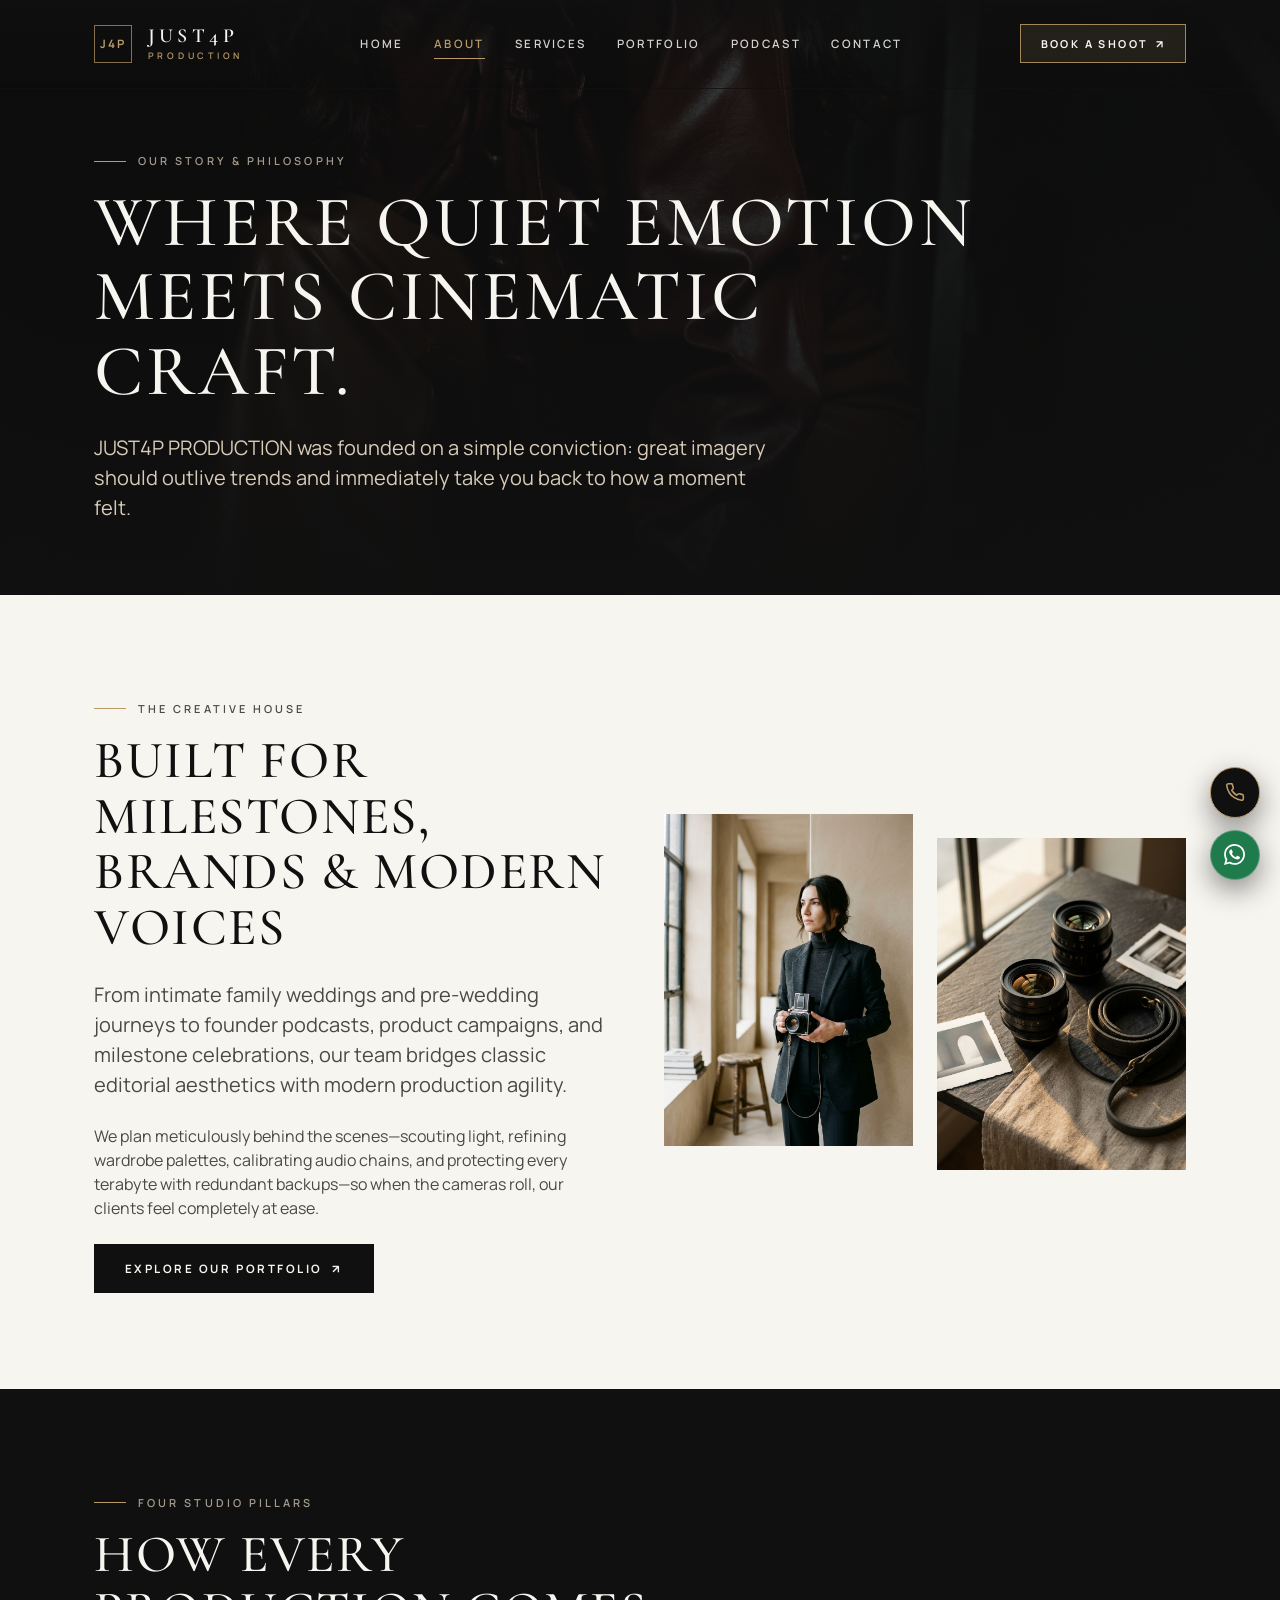
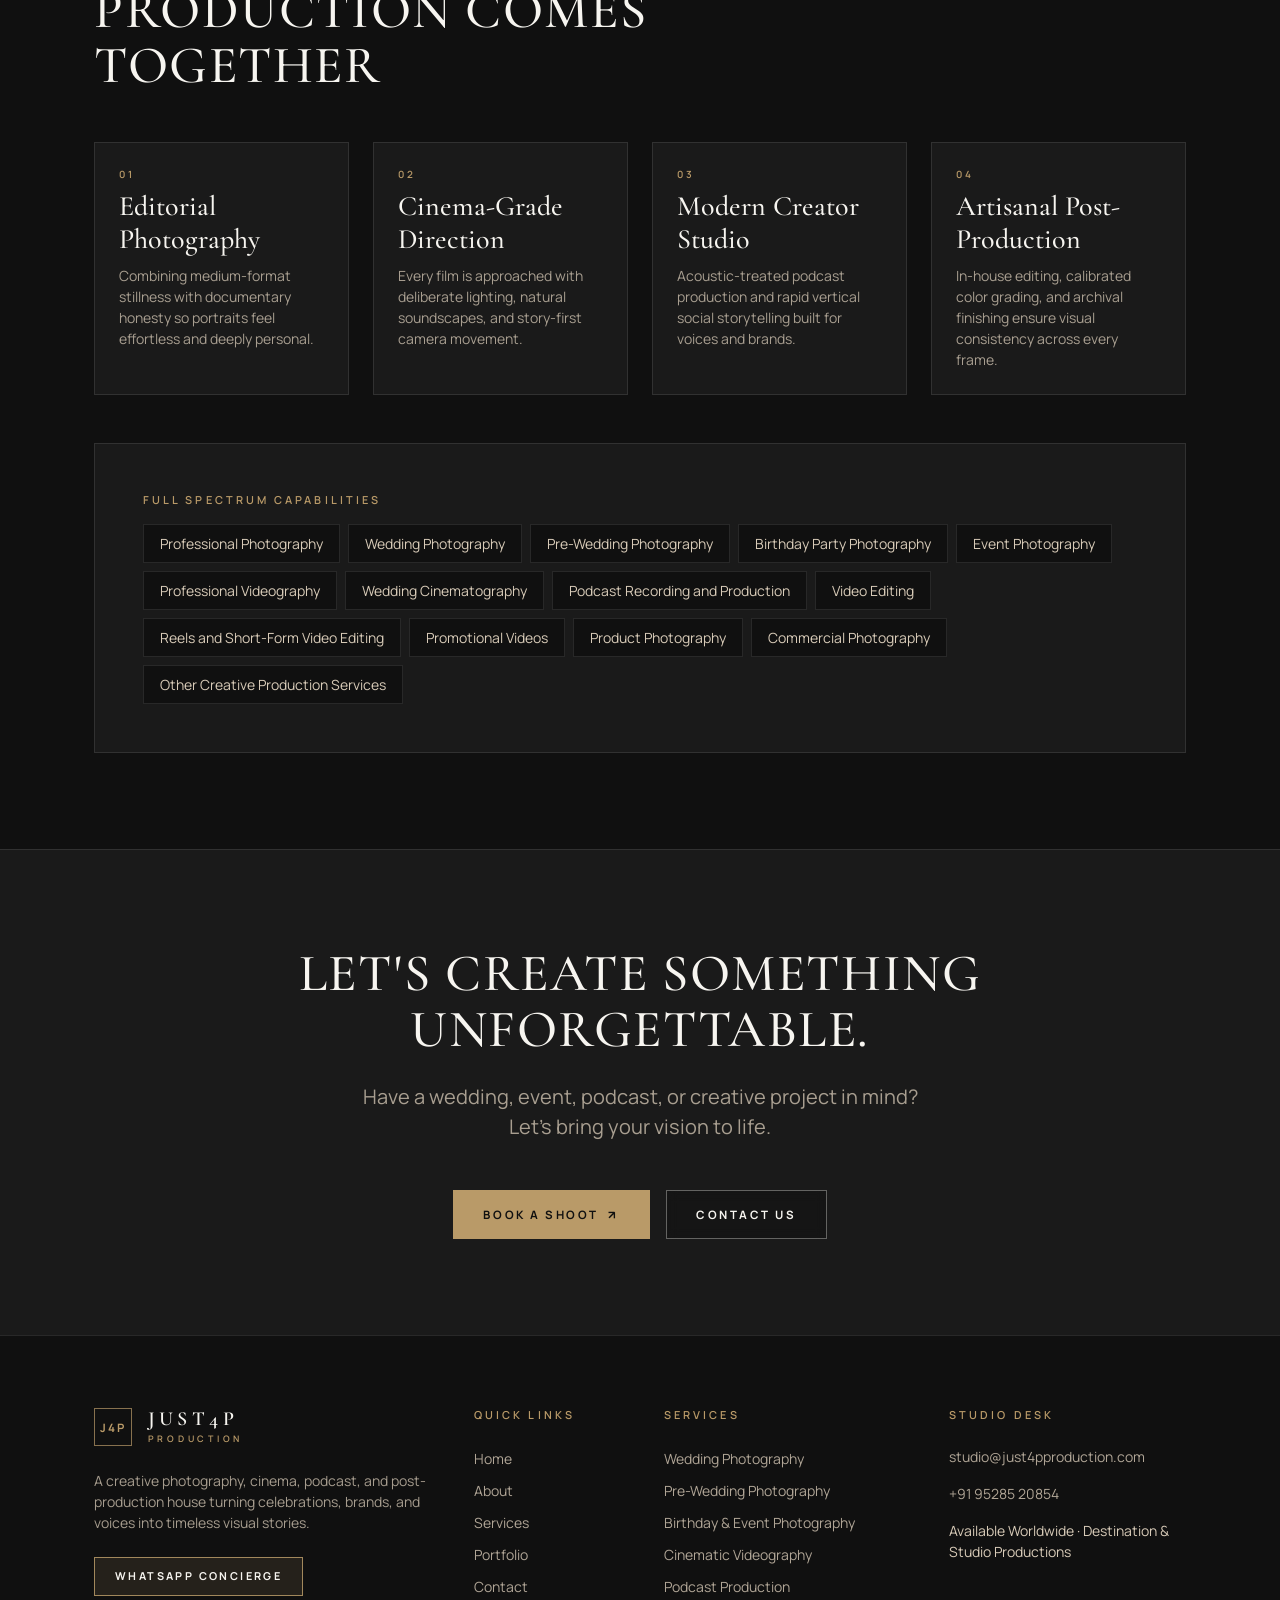
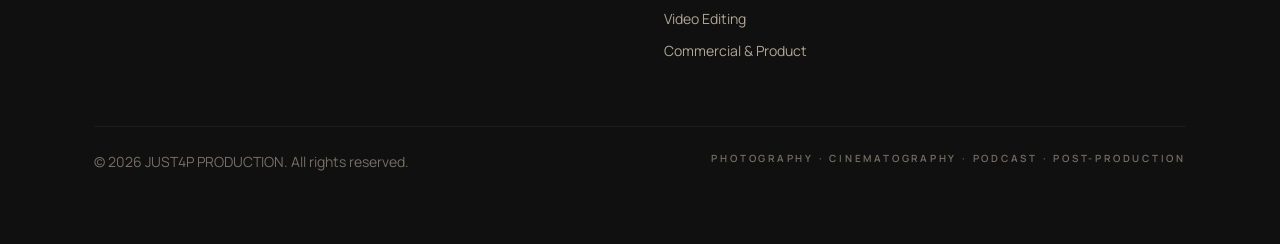
<file: about.html>
<!DOCTYPE html>
<html lang="en">
<head>
  <meta charset="UTF-8" />
  <meta name="viewport" content="width=device-width, initial-scale=1.0" />
  <title>About Us | JUST4P PRODUCTION</title>
  <meta name="description" content="Discover the creative philosophy, studio craft, and storytelling approach behind JUST4P PRODUCTION." />
  <meta property="og:title" content="About Us | JUST4P PRODUCTION" />
  <meta property="og:image" content="assets/images/about-studio-team.jpg" />

  <link rel="icon" type="image/svg+xml" href="assets/images/favicon.svg" />
  <link rel="apple-touch-icon" href="assets/images/favicon.svg" />
  <link rel="preconnect" href="https://fonts.googleapis.com" />
  <link rel="preconnect" href="https://fonts.gstatic.com" crossorigin />
  <link href="https://fonts.googleapis.com/css2?family=Cormorant+Garamond:ital,wght@0,400;0,500;0,600;0,700;1,400&family=DM+Sans:wght@400;500;700&family=Manrope:wght@300;400;500;600;700&family=Playfair+Display:ital,wght@0,400;0,500;0,600;1,400&display=swap" rel="stylesheet" />
  <link href="https://cdn.jsdelivr.net/npm/bootstrap@5.3.3/dist/css/bootstrap.min.css" rel="stylesheet" crossorigin="anonymous" />
  <link rel="stylesheet" href="assets/css/style.css" />
</head>
<body>

  <header>
    <nav id="mainNavbar" class="navbar navbar-expand-lg fixed-top j4p-navbar" aria-label="Primary Navigation">
      <div class="container px-3 px-sm-4">
        <a class="navbar-brand d-inline-flex align-items-center gap-3 m-0" href="index.html" aria-label="JUST4P PRODUCTION Home">
          <span class="brand-monogram">J4P</span>
          <span class="d-flex flex-column"><span class="brand-wordmark">JUST4P</span><span class="brand-subword">Production</span></span>
        </a>
        <div class="collapse navbar-collapse justify-content-center d-none d-lg-flex">
          <ul class="navbar-nav align-items-center">
            <li class="nav-item"><a class="nav-link j4p-nav-link" href="index.html">Home</a></li>
            <li class="nav-item"><a class="nav-link j4p-nav-link active" href="about.html">About</a></li>
            <li class="nav-item"><a class="nav-link j4p-nav-link" href="services.html">Services</a></li>
            <li class="nav-item"><a class="nav-link j4p-nav-link" href="portfolio.html">Portfolio</a></li>
            <li class="nav-item"><a class="nav-link j4p-nav-link" href="podcast-production.html">Podcast</a></li>
            <li class="nav-item"><a class="nav-link j4p-nav-link" href="contact.html">Contact</a></li>
          </ul>
        </div>
        <div class="d-flex align-items-center gap-3">
          <a href="contact.html#booking-form" class="nav-cta-btn d-none d-sm-inline-flex"><span>Book a Shoot</span><span>&#8599;</span></a>
          <button class="j4p-icon-btn d-lg-none" type="button" data-bs-toggle="offcanvas" data-bs-target="#mobileNavDrawer" aria-label="Open menu">
            <svg width="20" height="20" viewBox="0 0 24 24" fill="none" stroke="currentColor" stroke-width="1.8"><line x1="3" y1="6" x2="21" y2="6"/><line x1="3" y1="12" x2="21" y2="12"/><line x1="3" y1="18" x2="21" y2="18"/></svg>
          </button>
        </div>
      </div>
    </nav>
    <div class="offcanvas offcanvas-end j4p-offcanvas" tabindex="-1" id="mobileNavDrawer">
      <div class="offcanvas-header border-bottom border-subtle-dark px-4 py-4">
        <span class="font-display fs-4 tracking-eyebrow">JUST4P PRODUCTION</span>
        <button type="button" class="j4p-icon-btn" data-bs-dismiss="offcanvas" aria-label="Close">&#10005;</button>
      </div>
      <div class="offcanvas-body d-flex flex-column justify-content-between px-4 py-4">
        <nav class="d-flex flex-column">
          <a class="mobile-nav-link" href="index.html"><span>Home</span><span>&#8599;</span></a>
          <a class="mobile-nav-link active" href="about.html"><span>About</span><span>&#8599;</span></a>
          <a class="mobile-nav-link" href="services.html"><span>Services</span><span>&#8599;</span></a>
          <a class="mobile-nav-link" href="portfolio.html"><span>Portfolio</span><span>&#8599;</span></a>
          <a class="mobile-nav-link" href="podcast-production.html"><span>Podcast</span><span>&#8599;</span></a>
          <a class="mobile-nav-link" href="contact.html"><span>Contact</span><span>&#8599;</span></a>
        </nav>
        <a href="contact.html#booking-form" class="btn-gold w-100"><span>Book a Shoot</span><span>&#8599;</span></a>
      </div>
    </div>
  </header>

  <main>
    <section class="page-hero">
      <img src="assets/images/about-studio-team.jpg" alt="JUST4P PRODUCTION behind-the-scenes studio lighting and cinematography set" class="page-hero-bg" />
      <div class="page-hero-scrim"></div>
      <div class="container position-relative z-2 px-3 px-sm-4">
        <div class="eyebrow-row mb-3">
          <span class="eyebrow-line"></span>
          <span class="tracking-eyebrow text-soft-beige opacity-75">Our Story &amp; Philosophy</span>
        </div>
        <h1 class="hero-title text-warm-white mb-4" style="max-width: 920px;">
          Where Quiet Emotion Meets Cinematic Craft.
        </h1>
        <p class="fs-5 text-soft-beige opacity-85 mb-0" style="max-width: 680px;">
          JUST4P PRODUCTION was founded on a simple conviction: great imagery should outlive trends and immediately take you back to how a moment felt.
        </p>
      </div>
    </section>

    <section class="bg-warm-white text-obsidian py-5" style="padding-top: 6rem !important; padding-bottom: 6rem !important;">
      <div class="container px-3 px-sm-4">
        <div class="row align-items-center g-5">
          <div class="col-12 col-lg-6 reveal-up">
            <div class="eyebrow-row mb-3">
              <span class="eyebrow-line"></span>
              <span class="tracking-eyebrow text-obsidian opacity-75">The Creative House</span>
            </div>
            <h2 class="section-heading text-obsidian mb-4">Built For Milestones, Brands &amp; Modern Voices</h2>
            <p class="fs-5 text-obsidian opacity-75 mb-4">
              From intimate family weddings and pre-wedding journeys to founder podcasts, product campaigns, and milestone celebrations, our team bridges classic editorial aesthetics with modern production agility.
            </p>
            <p class="text-obsidian opacity-75 mb-4">
              We plan meticulously behind the scenes—scouting light, refining wardrobe palettes, calibrating audio chains, and protecting every terabyte with redundant backups—so when the cameras roll, our clients feel completely at ease.
            </p>
            <a href="portfolio.html" class="btn-dark-luxury"><span>Explore Our Portfolio</span><span>&#8599;</span></a>
          </div>
          <div class="col-12 col-lg-6 reveal-up">
            <div class="row g-4">
              <div class="col-6">
                <div class="editorial-frame ratio-3x4">
                  <img src="assets/images/brand-intro-main.jpg" alt="JUST4P PRODUCTION creative director in studio" />
                </div>
              </div>
              <div class="col-6 mt-5">
                <div class="editorial-frame ratio-3x4">
                  <img src="assets/images/about-craft-gear.jpg" alt="Precision cinema prime lenses and film contact prints" />
                </div>
              </div>
            </div>
          </div>
        </div>
      </div>
    </section>

    <section class="bg-obsidian text-warm-white py-5" style="padding-top: 6rem !important; padding-bottom: 6rem !important;">
      <div class="container px-3 px-sm-4">
        <div class="mb-5 reveal-up" style="max-width: 680px;">
          <div class="eyebrow-row mb-3">
            <span class="eyebrow-line"></span>
            <span class="tracking-eyebrow text-soft-beige opacity-75">Four Studio Pillars</span>
          </div>
          <h2 class="section-heading text-warm-white">How Every Production Comes Together</h2>
        </div>

        <div class="row g-4 mb-5">
          <div class="col-12 col-md-6 col-lg-3 reveal-up">
            <div class="border border-subtle-dark bg-charcoal p-4 h-100">
              <p class="tracking-eyebrow text-muted-gold mb-2" style="font-size:0.62rem;">01</p>
              <h3 class="font-display fs-3 text-warm-white mb-2">Editorial Photography</h3>
              <p class="small text-soft-beige opacity-75 mb-0">Combining medium-format stillness with documentary honesty so portraits feel effortless and deeply personal.</p>
            </div>
          </div>
          <div class="col-12 col-md-6 col-lg-3 reveal-up">
            <div class="border border-subtle-dark bg-charcoal p-4 h-100">
              <p class="tracking-eyebrow text-muted-gold mb-2" style="font-size:0.62rem;">02</p>
              <h3 class="font-display fs-3 text-warm-white mb-2">Cinema-Grade Direction</h3>
              <p class="small text-soft-beige opacity-75 mb-0">Every film is approached with deliberate lighting, natural soundscapes, and story-first camera movement.</p>
            </div>
          </div>
          <div class="col-12 col-md-6 col-lg-3 reveal-up">
            <div class="border border-subtle-dark bg-charcoal p-4 h-100">
              <p class="tracking-eyebrow text-muted-gold mb-2" style="font-size:0.62rem;">03</p>
              <h3 class="font-display fs-3 text-warm-white mb-2">Modern Creator Studio</h3>
              <p class="small text-soft-beige opacity-75 mb-0">Acoustic-treated podcast production and rapid vertical social storytelling built for voices and brands.</p>
            </div>
          </div>
          <div class="col-12 col-md-6 col-lg-3 reveal-up">
            <div class="border border-subtle-dark bg-charcoal p-4 h-100">
              <p class="tracking-eyebrow text-muted-gold mb-2" style="font-size:0.62rem;">04</p>
              <h3 class="font-display fs-3 text-warm-white mb-2">Artisanal Post-Production</h3>
              <p class="small text-soft-beige opacity-75 mb-0">In-house editing, calibrated color grading, and archival finishing ensure visual consistency across every frame.</p>
            </div>
          </div>
        </div>

        <div class="border border-subtle-dark bg-charcoal p-4 p-sm-5 reveal-up">
          <p class="tracking-eyebrow text-muted-gold mb-3">Full Spectrum Capabilities</p>
          <div class="d-flex flex-wrap gap-2">
            <span class="border border-subtle-dark bg-obsidian px-3 py-2 small text-soft-beige">Professional Photography</span>
            <span class="border border-subtle-dark bg-obsidian px-3 py-2 small text-soft-beige">Wedding Photography</span>
            <span class="border border-subtle-dark bg-obsidian px-3 py-2 small text-soft-beige">Pre-Wedding Photography</span>
            <span class="border border-subtle-dark bg-obsidian px-3 py-2 small text-soft-beige">Birthday Party Photography</span>
            <span class="border border-subtle-dark bg-obsidian px-3 py-2 small text-soft-beige">Event Photography</span>
            <span class="border border-subtle-dark bg-obsidian px-3 py-2 small text-soft-beige">Professional Videography</span>
            <span class="border border-subtle-dark bg-obsidian px-3 py-2 small text-soft-beige">Wedding Cinematography</span>
            <span class="border border-subtle-dark bg-obsidian px-3 py-2 small text-soft-beige">Podcast Recording and Production</span>
            <span class="border border-subtle-dark bg-obsidian px-3 py-2 small text-soft-beige">Video Editing</span>
            <span class="border border-subtle-dark bg-obsidian px-3 py-2 small text-soft-beige">Reels and Short-Form Video Editing</span>
            <span class="border border-subtle-dark bg-obsidian px-3 py-2 small text-soft-beige">Promotional Videos</span>
            <span class="border border-subtle-dark bg-obsidian px-3 py-2 small text-soft-beige">Product Photography</span>
            <span class="border border-subtle-dark bg-obsidian px-3 py-2 small text-soft-beige">Commercial Photography</span>
            <span class="border border-subtle-dark bg-obsidian px-3 py-2 small text-soft-beige">Other Creative Production Services</span>
          </div>
        </div>
      </div>
    </section>

    <section class="bg-charcoal border-top border-subtle-dark text-center text-warm-white py-5" style="padding-top: 6rem !important; padding-bottom: 6rem !important;">
      <div class="container px-3 px-sm-4 reveal-up" style="max-width: 840px;">
        <h2 class="section-heading text-warm-white mb-4">Let&apos;s Create Something Unforgettable.</h2>
        <p class="fs-5 text-soft-beige opacity-75 mx-auto mb-5" style="max-width: 600px;">
          Have a wedding, event, podcast, or creative project in mind? Let&apos;s bring your vision to life.
        </p>
        <div class="d-flex flex-wrap justify-content-center gap-3">
          <a href="contact.html#booking-form" class="btn-gold"><span>Book a Shoot</span><span>&#8599;</span></a>
          <a href="contact.html" class="btn-outline-ivory"><span>Contact Us</span></a>
        </div>
      </div>
    </section>
  </main>

  <footer class="j4p-footer text-warm-white py-5">
    <div class="container px-3 px-sm-4 py-4">
      <div class="row g-5">
        <div class="col-12 col-md-6 col-lg-4">
          <a class="d-inline-flex align-items-center gap-3 text-decoration-none mb-4" href="index.html">
            <span class="brand-monogram">J4P</span>
            <span class="d-flex flex-column"><span class="brand-wordmark">JUST4P</span><span class="brand-subword">Production</span></span>
          </a>
          <p class="small text-soft-beige opacity-75 mb-4">A creative photography, cinema, podcast, and post-production house turning celebrations, brands, and voices into timeless visual stories.</p>
          <a href="#" data-whatsapp-link target="_blank" rel="noopener noreferrer" class="nav-cta-btn"><span>WhatsApp Concierge</span></a>
        </div>
        <div class="col-6 col-md-3 col-lg-2">
          <h3 class="tracking-eyebrow text-muted-gold mb-4">Quick Links</h3>
          <ul class="list-unstyled d-flex flex-column gap-2">
            <li><a class="footer-link" href="index.html">Home</a></li>
            <li><a class="footer-link" href="about.html">About</a></li>
            <li><a class="footer-link" href="services.html">Services</a></li>
            <li><a class="footer-link" href="portfolio.html">Portfolio</a></li>
            <li><a class="footer-link" href="contact.html">Contact</a></li>
          </ul>
        </div>
        <div class="col-6 col-md-3 col-lg-3">
          <h3 class="tracking-eyebrow text-muted-gold mb-4">Services</h3>
          <ul class="list-unstyled d-flex flex-column gap-2">
            <li><a class="footer-link" href="wedding-photography.html">Wedding Photography</a></li>
            <li><a class="footer-link" href="pre-wedding-photography.html">Pre-Wedding Photography</a></li>
            <li><a class="footer-link" href="event-birthday-photography.html">Birthday &amp; Event Photography</a></li>
            <li><a class="footer-link" href="videography.html">Cinematic Videography</a></li>
            <li><a class="footer-link" href="podcast-production.html">Podcast Production</a></li>
            <li><a class="footer-link" href="video-editing.html">Video Editing</a></li>
            <li><a class="footer-link" href="commercial-product-photography.html">Commercial &amp; Product</a></li>
          </ul>
        </div>
        <div class="col-12 col-lg-3">
          <h3 class="tracking-eyebrow text-muted-gold mb-4">Studio Desk</h3>
          <ul class="list-unstyled d-flex flex-column gap-3 small text-soft-beige opacity-85">
            <li><a class="footer-link" href="mailto:studio@just4pproduction.com">studio@just4pproduction.com</a></li>
            <li><a class="footer-link" href="tel:+919528520854">+91 95285 20854</a></li>
            <li>Available Worldwide · Destination &amp; Studio Productions</li>
          </ul>
        </div>
      </div>
      <div class="d-flex flex-column flex-sm-row justify-content-between gap-3 border-top border-subtle-dark mt-5 pt-4 small text-soft-beige opacity-50">
        <p class="mb-0">&copy; 2026 JUST4P PRODUCTION. All rights reserved.</p>
        <p class="mb-0 tracking-eyebrow" style="font-size:0.62rem;">Photography · Cinematography · Podcast · Post-Production</p>
      </div>
    </div>
  </footer>

  <script src="https://cdn.jsdelivr.net/npm/bootstrap@5.3.3/dist/js/bootstrap.bundle.min.js" crossorigin="anonymous"></script>
  <script src="assets/js/data.js"></script>
  <script src="assets/js/main.js"></script>
</body>
</html>
</file>
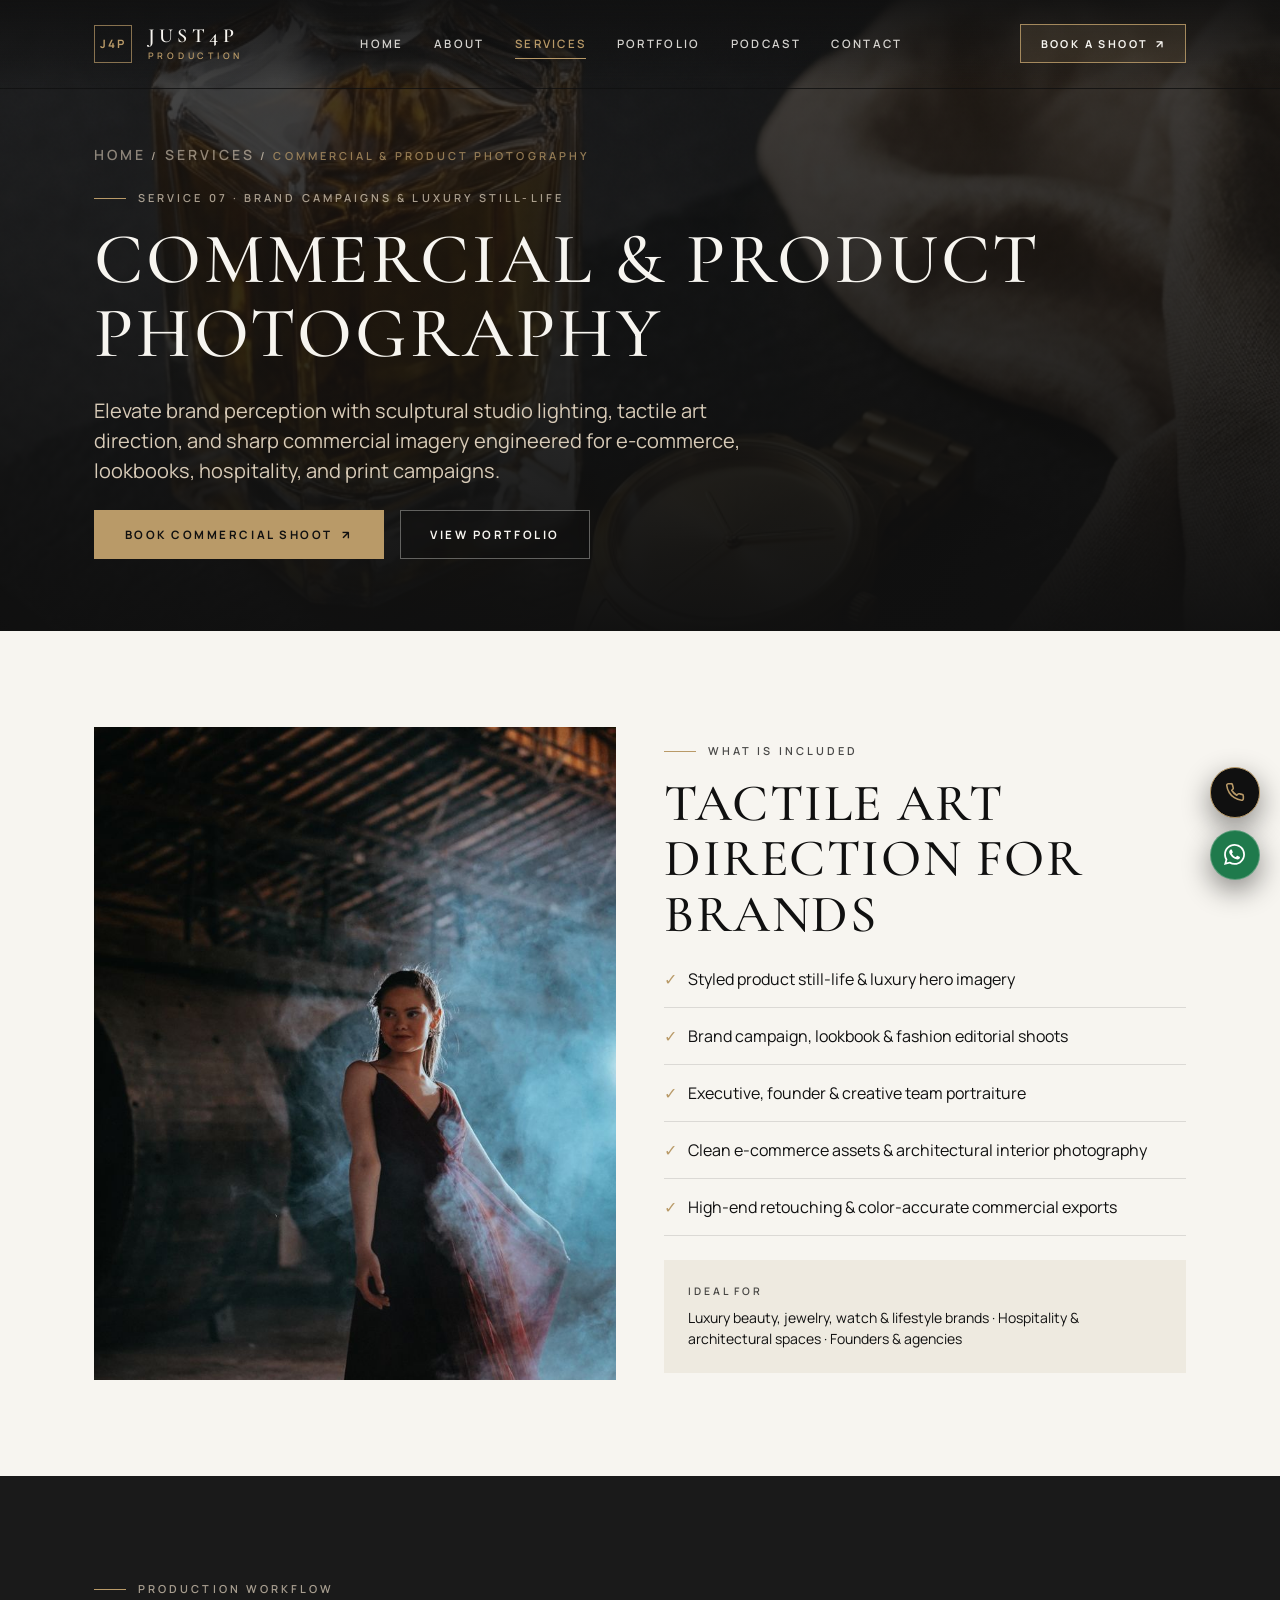
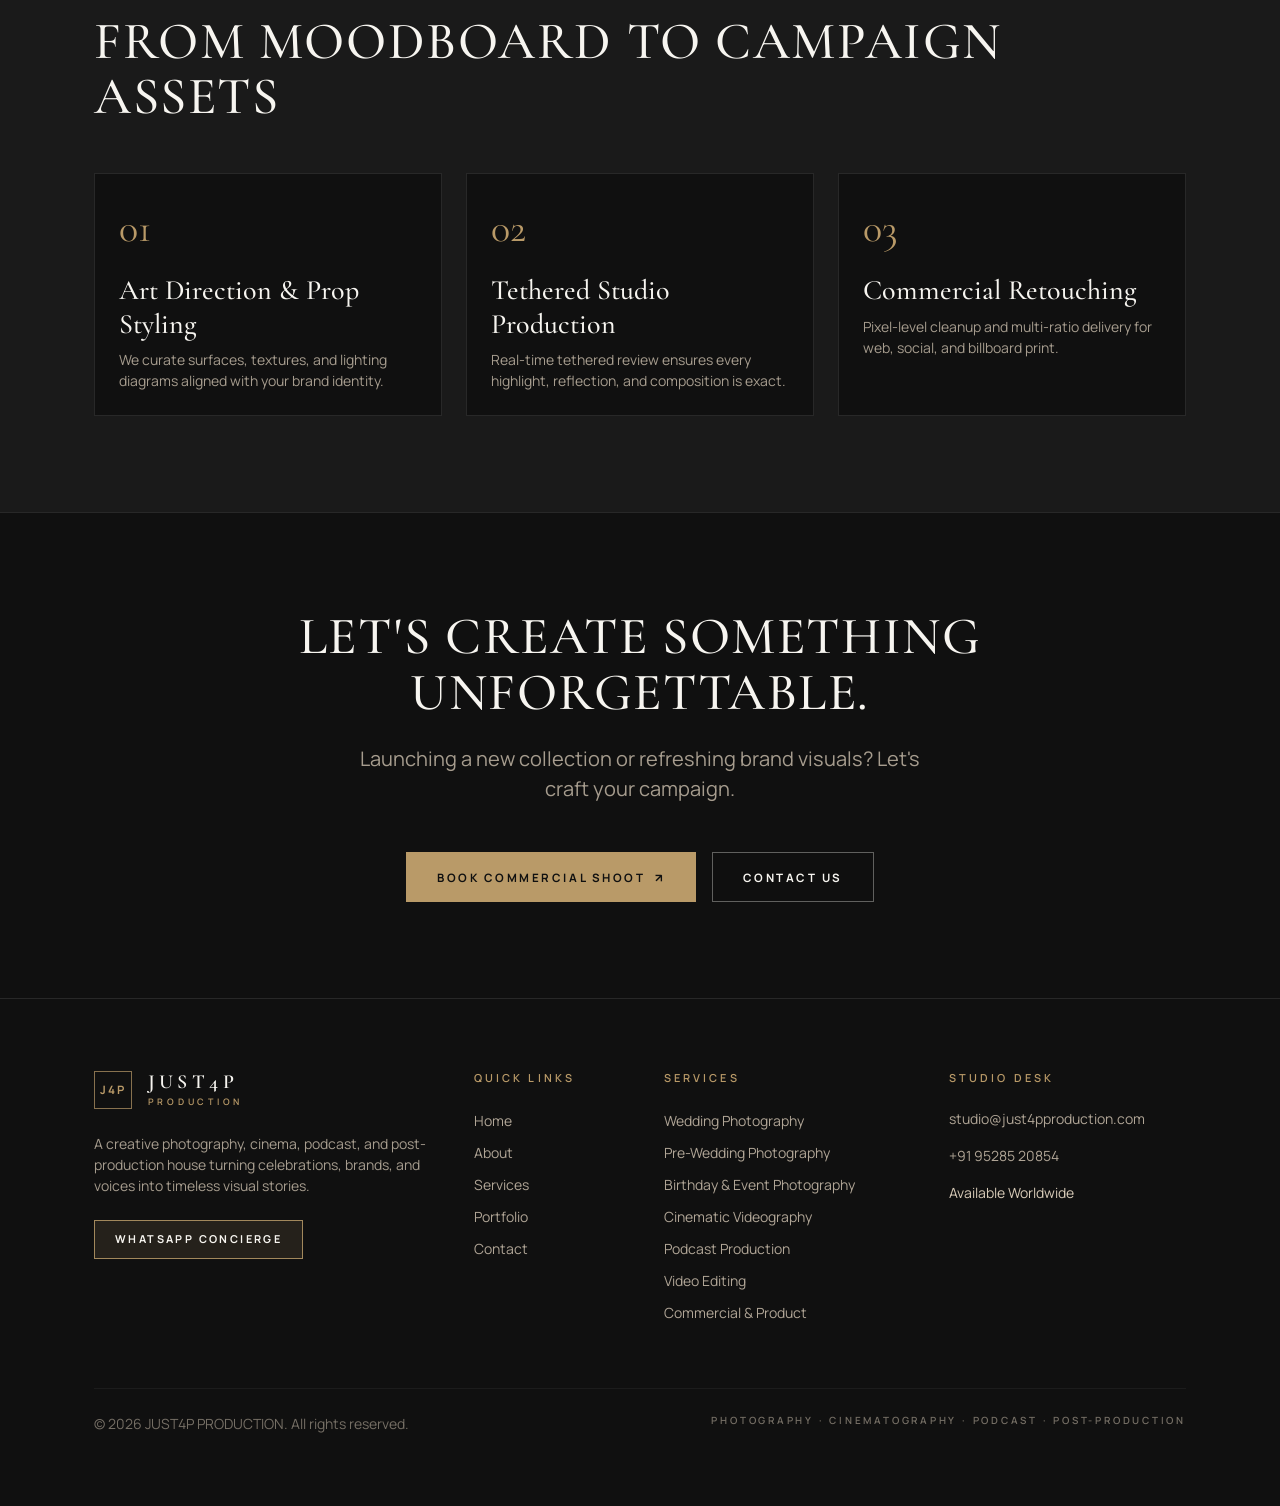
<file: commercial-product-photography.html>
<!DOCTYPE html>
<html lang="en">
<head>
  <meta charset="UTF-8" />
  <meta name="viewport" content="width=device-width, initial-scale=1.0" />
  <title>Commercial &amp; Product Photography | JUST4P PRODUCTION</title>
  <meta name="description" content="Luxury product photography, brand lookbooks, and commercial studio campaigns by JUST4P PRODUCTION." />
  <meta property="og:title" content="Commercial &amp; Product Photography | JUST4P PRODUCTION" />
  <meta property="og:image" content="assets/images/service-commercial.jpg" />
  <link rel="icon" type="image/svg+xml" href="assets/images/favicon.svg" />
  <link rel="apple-touch-icon" href="assets/images/favicon.svg" />
  <link rel="preconnect" href="https://fonts.googleapis.com" />
  <link rel="preconnect" href="https://fonts.gstatic.com" crossorigin />
  <link href="https://fonts.googleapis.com/css2?family=Cormorant+Garamond:ital,wght@0,400;0,500;0,600;0,700;1,400&family=DM+Sans:wght@400;500;700&family=Manrope:wght@300;400;500;600;700&family=Playfair+Display:ital,wght@0,400;0,500;0,600;1,400&display=swap" rel="stylesheet" />
  <link href="https://cdn.jsdelivr.net/npm/bootstrap@5.3.3/dist/css/bootstrap.min.css" rel="stylesheet" crossorigin="anonymous" />
  <link rel="stylesheet" href="assets/css/style.css" />
</head>
<body>
  <header>
    <nav id="mainNavbar" class="navbar navbar-expand-lg fixed-top j4p-navbar" aria-label="Primary Navigation">
      <div class="container px-3 px-sm-4">
        <a class="navbar-brand d-inline-flex align-items-center gap-3 m-0" href="index.html"><span class="brand-monogram">J4P</span><span class="d-flex flex-column"><span class="brand-wordmark">JUST4P</span><span class="brand-subword">Production</span></span></a>
        <div class="collapse navbar-collapse justify-content-center d-none d-lg-flex">
          <ul class="navbar-nav align-items-center">
            <li class="nav-item"><a class="nav-link j4p-nav-link" href="index.html">Home</a></li>
            <li class="nav-item"><a class="nav-link j4p-nav-link" href="about.html">About</a></li>
            <li class="nav-item"><a class="nav-link j4p-nav-link active" href="services.html">Services</a></li>
            <li class="nav-item"><a class="nav-link j4p-nav-link" href="portfolio.html">Portfolio</a></li>
            <li class="nav-item"><a class="nav-link j4p-nav-link" href="podcast-production.html">Podcast</a></li>
            <li class="nav-item"><a class="nav-link j4p-nav-link" href="contact.html">Contact</a></li>
          </ul>
        </div>
        <div class="d-flex align-items-center gap-3">
          <a href="contact.html?service=Commercial%20Photography#booking-form" class="nav-cta-btn d-none d-sm-inline-flex"><span>Book a Shoot</span><span>&#8599;</span></a>
          <button class="j4p-icon-btn d-lg-none" type="button" data-bs-toggle="offcanvas" data-bs-target="#mobileNavDrawer" aria-label="Open menu"><svg width="20" height="20" viewBox="0 0 24 24" fill="none" stroke="currentColor" stroke-width="1.8"><line x1="3" y1="6" x2="21" y2="6"/><line x1="3" y1="12" x2="21" y2="12"/><line x1="3" y1="18" x2="21" y2="18"/></svg></button>
        </div>
      </div>
    </nav>
    <div class="offcanvas offcanvas-end j4p-offcanvas" tabindex="-1" id="mobileNavDrawer">
      <div class="offcanvas-header border-bottom border-subtle-dark px-4 py-4"><span class="font-display fs-4 tracking-eyebrow">JUST4P PRODUCTION</span><button type="button" class="j4p-icon-btn" data-bs-dismiss="offcanvas" aria-label="Close">&#10005;</button></div>
      <div class="offcanvas-body d-flex flex-column justify-content-between px-4 py-4">
        <nav class="d-flex flex-column"><a class="mobile-nav-link" href="index.html"><span>Home</span><span>&#8599;</span></a><a class="mobile-nav-link" href="about.html"><span>About</span><span>&#8599;</span></a><a class="mobile-nav-link active" href="services.html"><span>Services</span><span>&#8599;</span></a><a class="mobile-nav-link" href="portfolio.html"><span>Portfolio</span><span>&#8599;</span></a><a class="mobile-nav-link" href="podcast-production.html"><span>Podcast</span><span>&#8599;</span></a><a class="mobile-nav-link" href="contact.html"><span>Contact</span><span>&#8599;</span></a></nav>
        <a href="contact.html?service=Commercial%20Photography#booking-form" class="btn-gold w-100"><span>Book Brand Shoot</span><span>&#8599;</span></a>
      </div>
    </div>
  </header>

  <main>
    <section class="page-hero">
      <img src="assets/images/service-commercial.jpg" alt="Luxury glass fragrance bottle and brushed brass watch on basalt stone" class="page-hero-bg" />
      <div class="page-hero-scrim"></div>
      <div class="container position-relative z-2 px-3 px-sm-4">
        <p class="tracking-eyebrow text-soft-beige opacity-75 mb-3"><a href="index.html" class="footer-link">Home</a> / <a href="services.html" class="footer-link">Services</a> / <span class="text-muted-gold">Commercial &amp; Product Photography</span></p>
        <div class="eyebrow-row mb-3"><span class="eyebrow-line"></span><span class="tracking-eyebrow text-soft-beige opacity-75">Service 07 · Brand Campaigns &amp; Luxury Still-Life</span></div>
        <h1 class="hero-title text-warm-white mb-4">Commercial &amp; Product Photography</h1>
        <p class="fs-5 text-soft-beige opacity-85 mb-4" style="max-width: 680px;">Elevate brand perception with sculptural studio lighting, tactile art direction, and sharp commercial imagery engineered for e-commerce, lookbooks, hospitality, and print campaigns.</p>
        <div class="d-flex flex-wrap gap-3">
          <a href="contact.html?service=Commercial%20Photography#booking-form" class="btn-gold"><span>Book Commercial Shoot</span><span>&#8599;</span></a>
          <a href="portfolio.html" class="btn-outline-ivory"><span>View Portfolio</span></a>
        </div>
      </div>
    </section>

    <section class="bg-warm-white text-obsidian py-5" style="padding-top: 6rem !important; padding-bottom: 6rem !important;">
      <div class="container px-3 px-sm-4">
        <div class="row align-items-center g-5">
          <div class="col-12 col-lg-6 reveal-up"><div class="editorial-frame ratio-4x5"><img src="assets/images/portfolio-commercial-2.jpg" alt="High-fashion editorial commercial portrait" /></div></div>
          <div class="col-12 col-lg-6 reveal-up">
            <div class="eyebrow-row mb-3"><span class="eyebrow-line"></span><span class="tracking-eyebrow text-obsidian opacity-75">What Is Included</span></div>
            <h2 class="section-heading text-obsidian mb-4">Tactile Art Direction For Brands</h2>
            <ul class="list-unstyled d-flex flex-column gap-3 mb-4">
              <li class="border-bottom border-subtle-light pb-3"><span class="text-muted-gold me-2">&#10003;</span> Styled product still-life &amp; luxury hero imagery</li>
              <li class="border-bottom border-subtle-light pb-3"><span class="text-muted-gold me-2">&#10003;</span> Brand campaign, lookbook &amp; fashion editorial shoots</li>
              <li class="border-bottom border-subtle-light pb-3"><span class="text-muted-gold me-2">&#10003;</span> Executive, founder &amp; creative team portraiture</li>
              <li class="border-bottom border-subtle-light pb-3"><span class="text-muted-gold me-2">&#10003;</span> Clean e-commerce assets &amp; architectural interior photography</li>
              <li class="border-bottom border-subtle-light pb-3"><span class="text-muted-gold me-2">&#10003;</span> High-end retouching &amp; color-accurate commercial exports</li>
            </ul>
            <div class="bg-soft-beige-soft p-4">
              <p class="tracking-eyebrow text-obsidian opacity-75 mb-2" style="font-size:0.65rem;">Ideal For</p>
              <p class="small text-obsidian mb-0">Luxury beauty, jewelry, watch &amp; lifestyle brands · Hospitality &amp; architectural spaces · Founders &amp; agencies</p>
            </div>
          </div>
        </div>
      </div>
    </section>

    <section class="bg-charcoal text-warm-white py-5" style="padding-top: 6rem !important; padding-bottom: 6rem !important;">
      <div class="container px-3 px-sm-4">
        <div class="mb-5 reveal-up"><div class="eyebrow-row mb-3"><span class="eyebrow-line"></span><span class="tracking-eyebrow text-soft-beige opacity-75">Production Workflow</span></div><h2 class="section-heading text-warm-white">From Moodboard To Campaign Assets</h2></div>
        <div class="row g-4">
          <div class="col-12 col-md-4 reveal-up"><div class="border border-subtle-dark bg-obsidian p-4 h-100"><span class="font-display fs-1 text-muted-gold">01</span><h3 class="font-display fs-3 mt-3">Art Direction &amp; Prop Styling</h3><p class="small text-soft-beige opacity-75 mb-0">We curate surfaces, textures, and lighting diagrams aligned with your brand identity.</p></div></div>
          <div class="col-12 col-md-4 reveal-up"><div class="border border-subtle-dark bg-obsidian p-4 h-100"><span class="font-display fs-1 text-muted-gold">02</span><h3 class="font-display fs-3 mt-3">Tethered Studio Production</h3><p class="small text-soft-beige opacity-75 mb-0">Real-time tethered review ensures every highlight, reflection, and composition is exact.</p></div></div>
          <div class="col-12 col-md-4 reveal-up"><div class="border border-subtle-dark bg-obsidian p-4 h-100"><span class="font-display fs-1 text-muted-gold">03</span><h3 class="font-display fs-3 mt-3">Commercial Retouching</h3><p class="small text-soft-beige opacity-75 mb-0">Pixel-level cleanup and multi-ratio delivery for web, social, and billboard print.</p></div></div>
        </div>
      </div>
    </section>

    <section class="bg-obsidian border-top border-subtle-dark text-center text-warm-white py-5" style="padding-top: 6rem !important; padding-bottom: 6rem !important;">
      <div class="container px-3 px-sm-4 reveal-up" style="max-width: 840px;">
        <h2 class="section-heading text-warm-white mb-4">Let&apos;s Create Something Unforgettable.</h2>
        <p class="fs-5 text-soft-beige opacity-75 mx-auto mb-5" style="max-width: 600px;">Launching a new collection or refreshing brand visuals? Let&apos;s craft your campaign.</p>
        <div class="d-flex flex-wrap justify-content-center gap-3">
          <a href="contact.html?service=Commercial%20Photography#booking-form" class="btn-gold"><span>Book Commercial Shoot</span><span>&#8599;</span></a>
          <a href="contact.html" class="btn-outline-ivory"><span>Contact Us</span></a>
        </div>
      </div>
    </section>
  </main>

  <footer class="j4p-footer text-warm-white py-5">
    <div class="container px-3 px-sm-4 py-4">
      <div class="row g-5">
        <div class="col-12 col-md-6 col-lg-4"><a class="d-inline-flex align-items-center gap-3 text-decoration-none mb-4" href="index.html"><span class="brand-monogram">J4P</span><span class="d-flex flex-column"><span class="brand-wordmark">JUST4P</span><span class="brand-subword">Production</span></span></a><p class="small text-soft-beige opacity-75 mb-4">A creative photography, cinema, podcast, and post-production house turning celebrations, brands, and voices into timeless visual stories.</p><a href="#" data-whatsapp-link target="_blank" rel="noopener noreferrer" class="nav-cta-btn"><span>WhatsApp Concierge</span></a></div>
        <div class="col-6 col-md-3 col-lg-2"><h3 class="tracking-eyebrow text-muted-gold mb-4">Quick Links</h3><ul class="list-unstyled d-flex flex-column gap-2"><li><a class="footer-link" href="index.html">Home</a></li><li><a class="footer-link" href="about.html">About</a></li><li><a class="footer-link" href="services.html">Services</a></li><li><a class="footer-link" href="portfolio.html">Portfolio</a></li><li><a class="footer-link" href="contact.html">Contact</a></li></ul></div>
        <div class="col-6 col-md-3 col-lg-3"><h3 class="tracking-eyebrow text-muted-gold mb-4">Services</h3><ul class="list-unstyled d-flex flex-column gap-2"><li><a class="footer-link" href="wedding-photography.html">Wedding Photography</a></li><li><a class="footer-link" href="pre-wedding-photography.html">Pre-Wedding Photography</a></li><li><a class="footer-link" href="event-birthday-photography.html">Birthday &amp; Event Photography</a></li><li><a class="footer-link" href="videography.html">Cinematic Videography</a></li><li><a class="footer-link" href="podcast-production.html">Podcast Production</a></li><li><a class="footer-link" href="video-editing.html">Video Editing</a></li><li><a class="footer-link" href="commercial-product-photography.html">Commercial &amp; Product</a></li></ul></div>
        <div class="col-12 col-lg-3"><h3 class="tracking-eyebrow text-muted-gold mb-4">Studio Desk</h3><ul class="list-unstyled d-flex flex-column gap-3 small text-soft-beige opacity-85"><li><a class="footer-link" href="mailto:studio@just4pproduction.com">studio@just4pproduction.com</a></li><li><a class="footer-link" href="tel:+919528520854">+91 95285 20854</a></li><li>Available Worldwide</li></ul></div>
      </div>
      <div class="d-flex flex-column flex-sm-row justify-content-between gap-3 border-top border-subtle-dark mt-5 pt-4 small text-soft-beige opacity-50"><p class="mb-0">&copy; 2026 JUST4P PRODUCTION. All rights reserved.</p><p class="mb-0 tracking-eyebrow" style="font-size:0.62rem;">Photography · Cinematography · Podcast · Post-Production</p></div>
    </div>
  </footer>
  <script src="https://cdn.jsdelivr.net/npm/bootstrap@5.3.3/dist/js/bootstrap.bundle.min.js" crossorigin="anonymous"></script>
  <script src="assets/js/data.js"></script>
  <script src="assets/js/main.js"></script>
</body>
</html>
</file>
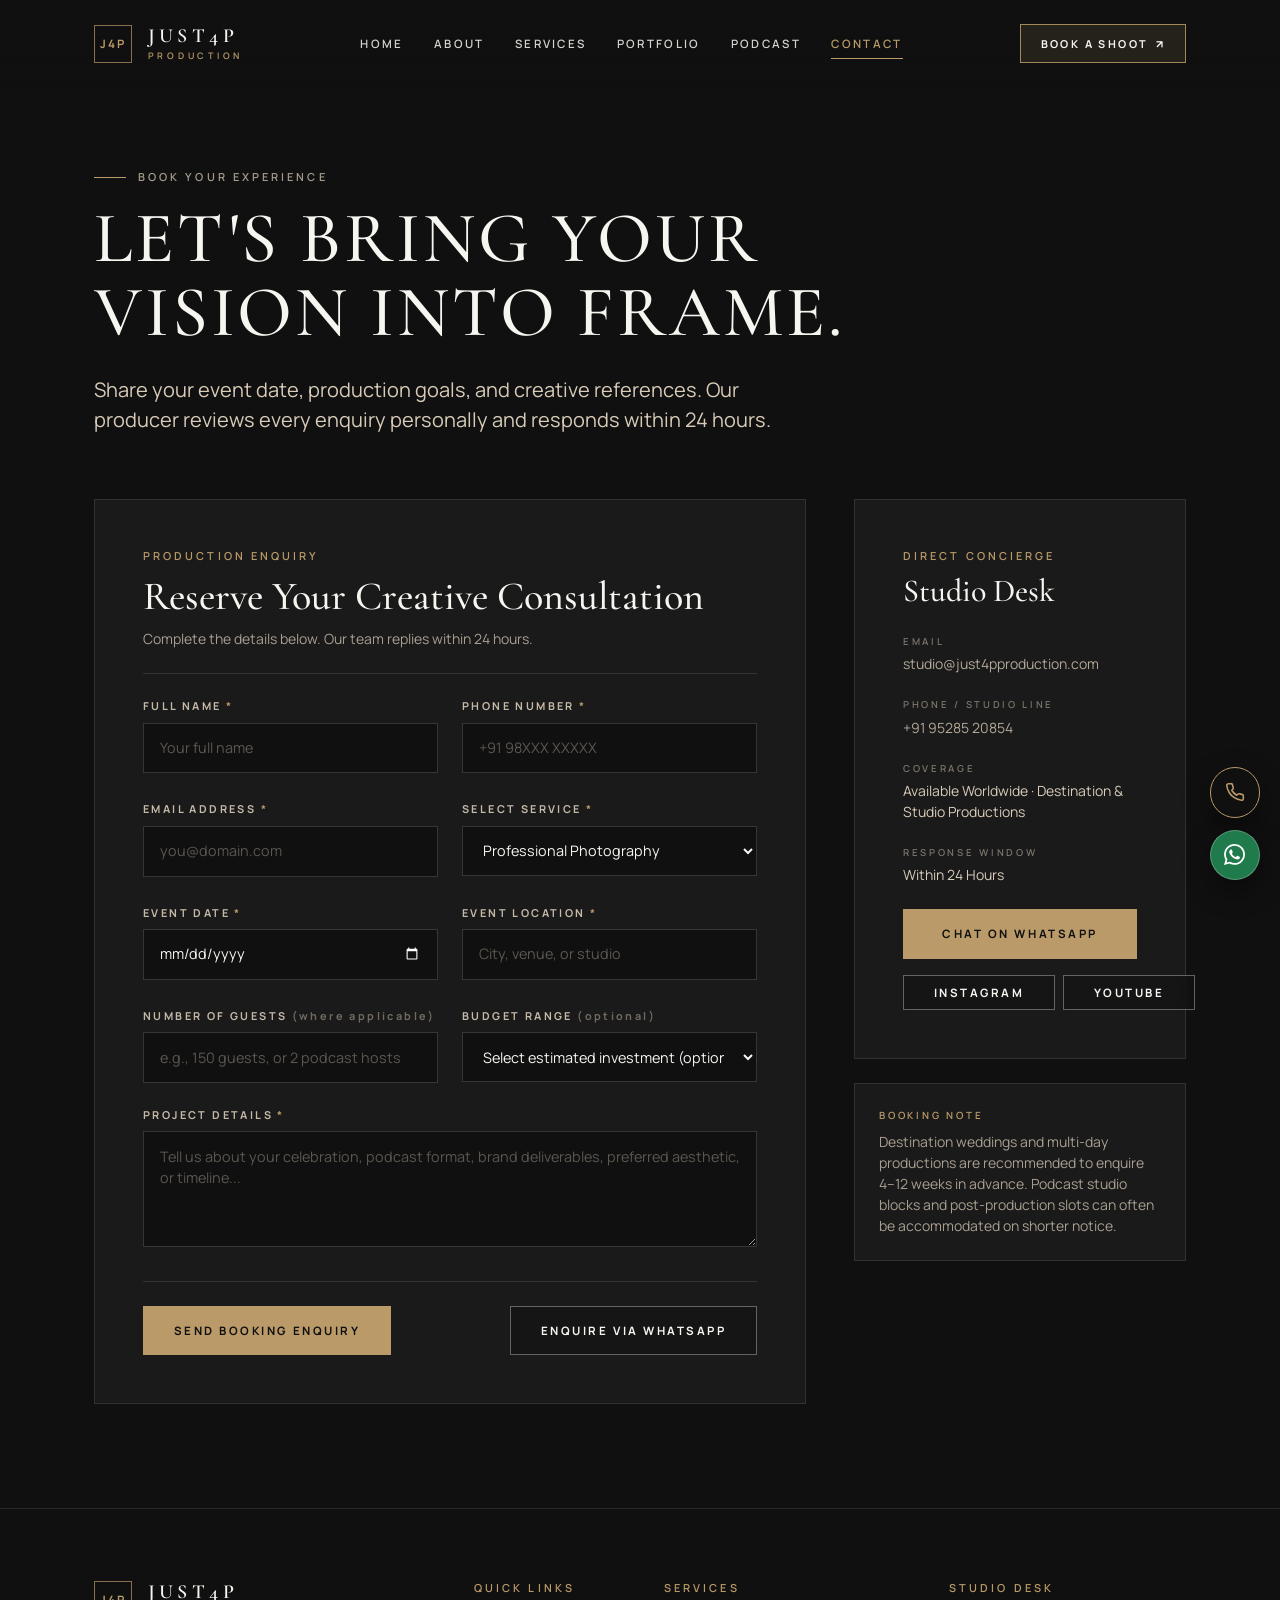
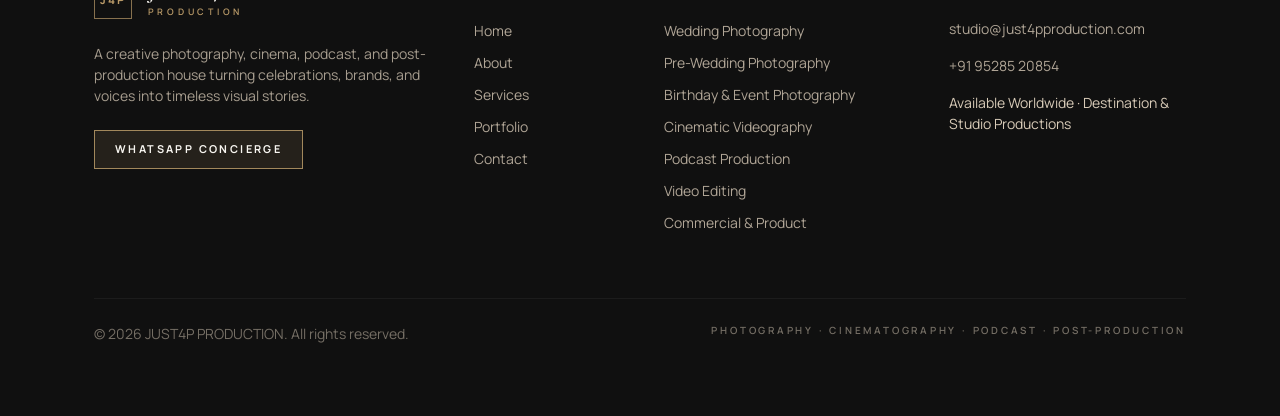
<file: contact.html>
<!DOCTYPE html>
<html lang="en">
<head>
  <meta charset="UTF-8" />
  <meta name="viewport" content="width=device-width, initial-scale=1.0" />
  <title>Contact &amp; Booking | JUST4P PRODUCTION</title>
  <meta name="description" content="Send a shoot or production enquiry to JUST4P PRODUCTION for weddings, pre-weddings, events, podcasts, commercial shoots, or video editing." />

  <link rel="icon" type="image/svg+xml" href="assets/images/favicon.svg" />
  <link rel="apple-touch-icon" href="assets/images/favicon.svg" />
  <link rel="preconnect" href="https://fonts.googleapis.com" />
  <link rel="preconnect" href="https://fonts.gstatic.com" crossorigin />
  <link href="https://fonts.googleapis.com/css2?family=Cormorant+Garamond:ital,wght@0,400;0,500;0,600;0,700;1,400&family=DM+Sans:wght@400;500;700&family=Manrope:wght@300;400;500;600;700&family=Playfair+Display:ital,wght@0,400;0,500;0,600;1,400&display=swap" rel="stylesheet" />
  <link href="https://cdn.jsdelivr.net/npm/bootstrap@5.3.3/dist/css/bootstrap.min.css" rel="stylesheet" crossorigin="anonymous" />
  <link rel="stylesheet" href="assets/css/style.css" />
</head>
<body>

  <header>
    <nav id="mainNavbar" class="navbar navbar-expand-lg fixed-top j4p-navbar" aria-label="Primary Navigation">
      <div class="container px-3 px-sm-4">
        <a class="navbar-brand d-inline-flex align-items-center gap-3 m-0" href="index.html">
          <span class="brand-monogram">J4P</span>
          <span class="d-flex flex-column"><span class="brand-wordmark">JUST4P</span><span class="brand-subword">Production</span></span>
        </a>
        <div class="collapse navbar-collapse justify-content-center d-none d-lg-flex">
          <ul class="navbar-nav align-items-center">
            <li class="nav-item"><a class="nav-link j4p-nav-link" href="index.html">Home</a></li>
            <li class="nav-item"><a class="nav-link j4p-nav-link" href="about.html">About</a></li>
            <li class="nav-item"><a class="nav-link j4p-nav-link" href="services.html">Services</a></li>
            <li class="nav-item"><a class="nav-link j4p-nav-link" href="portfolio.html">Portfolio</a></li>
            <li class="nav-item"><a class="nav-link j4p-nav-link" href="podcast-production.html">Podcast</a></li>
            <li class="nav-item"><a class="nav-link j4p-nav-link active" href="contact.html">Contact</a></li>
          </ul>
        </div>
        <div class="d-flex align-items-center gap-3">
          <a href="contact.html#booking-form" class="nav-cta-btn d-none d-sm-inline-flex"><span>Book a Shoot</span><span>&#8599;</span></a>
          <button class="j4p-icon-btn d-lg-none" type="button" data-bs-toggle="offcanvas" data-bs-target="#mobileNavDrawer" aria-label="Open menu">
            <svg width="20" height="20" viewBox="0 0 24 24" fill="none" stroke="currentColor" stroke-width="1.8"><line x1="3" y1="6" x2="21" y2="6"/><line x1="3" y1="12" x2="21" y2="12"/><line x1="3" y1="18" x2="21" y2="18"/></svg>
          </button>
        </div>
      </div>
    </nav>
    <div class="offcanvas offcanvas-end j4p-offcanvas" tabindex="-1" id="mobileNavDrawer">
      <div class="offcanvas-header border-bottom border-subtle-dark px-4 py-4">
        <span class="font-display fs-4 tracking-eyebrow">JUST4P PRODUCTION</span>
        <button type="button" class="j4p-icon-btn" data-bs-dismiss="offcanvas" aria-label="Close">&#10005;</button>
      </div>
      <div class="offcanvas-body d-flex flex-column justify-content-between px-4 py-4">
        <nav class="d-flex flex-column">
          <a class="mobile-nav-link" href="index.html"><span>Home</span><span>&#8599;</span></a>
          <a class="mobile-nav-link" href="about.html"><span>About</span><span>&#8599;</span></a>
          <a class="mobile-nav-link" href="services.html"><span>Services</span><span>&#8599;</span></a>
          <a class="mobile-nav-link" href="portfolio.html"><span>Portfolio</span><span>&#8599;</span></a>
          <a class="mobile-nav-link" href="podcast-production.html"><span>Podcast</span><span>&#8599;</span></a>
          <a class="mobile-nav-link active" href="contact.html"><span>Contact</span><span>&#8599;</span></a>
        </nav>
        <a href="contact.html#booking-form" class="btn-gold w-100"><span>Book a Shoot</span><span>&#8599;</span></a>
      </div>
    </div>
  </header>

  <main>
    <section class="bg-obsidian text-warm-white" style="padding: 10rem 0 4rem;">
      <div class="container px-3 px-sm-4">
        <div class="eyebrow-row mb-3"><span class="eyebrow-line"></span><span class="tracking-eyebrow text-soft-beige opacity-75">Book Your Experience</span></div>
        <h1 class="hero-title text-warm-white mb-4" style="max-width: 900px;">Let&apos;s Bring Your Vision Into Frame.</h1>
        <p class="fs-5 text-soft-beige opacity-85 mb-0" style="max-width: 680px;">Share your event date, production goals, and creative references. Our producer reviews every enquiry personally and responds within 24 hours.</p>
      </div>
    </section>

    <section id="booking-form" class="bg-obsidian pb-5" style="padding-bottom: 6.5rem !important;">
      <div class="container px-3 px-sm-4">
        <div class="row g-5">
          <div class="col-12 col-lg-8">
            <!-- Booking Form Card -->
            <div id="bookingFormContainer" class="j4p-form-card">
              <div class="border-bottom border-subtle-dark pb-4 mb-4">
                <p class="tracking-eyebrow text-muted-gold mb-2">Production Enquiry</p>
                <h2 class="font-display fs-1 text-warm-white mb-2">Reserve Your Creative Consultation</h2>
                <p class="small text-soft-beige opacity-75 mb-0">Complete the details below. Our team replies within 24 hours.</p>
              </div>

              <div id="bookingFormAlert" class="alert alert-danger rounded-0 d-none mb-4" role="alert"></div>

              <form id="bookingForm" novalidate>
                <div class="row g-4">
                  <div class="col-12 col-md-6">
                    <label for="fullName" class="j4p-label">Full Name <span class="text-muted-gold">*</span></label>
                    <input type="text" id="fullName" name="fullName" class="j4p-input" placeholder="Your full name" required />
                    <div id="fullNameError" class="text-danger small mt-1"></div>
                  </div>

                  <div class="col-12 col-md-6">
                    <label for="phone" class="j4p-label">Phone Number <span class="text-muted-gold">*</span></label>
                    <input type="tel" id="phone" name="phone" class="j4p-input" placeholder="+91 98XXX XXXXX" required />
                    <div id="phoneError" class="text-danger small mt-1"></div>
                  </div>

                  <div class="col-12 col-md-6">
                    <label for="email" class="j4p-label">Email Address <span class="text-muted-gold">*</span></label>
                    <input type="email" id="email" name="email" class="j4p-input" placeholder="you@domain.com" required />
                    <div id="emailError" class="text-danger small mt-1"></div>
                  </div>

                  <div class="col-12 col-md-6">
                    <label for="service" class="j4p-label">Select Service <span class="text-muted-gold">*</span></label>
                    <select id="service" name="service" class="j4p-select" required></select>
                    <div id="serviceError" class="text-danger small mt-1"></div>
                  </div>

                  <div class="col-12 col-md-6">
                    <label for="eventDate" class="j4p-label">Event Date <span class="text-muted-gold">*</span></label>
                    <input type="date" id="eventDate" name="eventDate" class="j4p-input" required />
                    <div id="eventDateError" class="text-danger small mt-1"></div>
                  </div>

                  <div class="col-12 col-md-6">
                    <label for="eventLocation" class="j4p-label">Event Location <span class="text-muted-gold">*</span></label>
                    <input type="text" id="eventLocation" name="eventLocation" class="j4p-input" placeholder="City, venue, or studio" required />
                    <div id="eventLocationError" class="text-danger small mt-1"></div>
                  </div>

                  <div class="col-12 col-md-6">
                    <label for="guestCount" class="j4p-label">Number of Guests <span class="text-lowercase opacity-50">(where applicable)</span></label>
                    <input type="text" id="guestCount" name="guestCount" class="j4p-input" placeholder="e.g., 150 guests, or 2 podcast hosts" />
                  </div>

                  <div class="col-12 col-md-6">
                    <label for="budgetRange" class="j4p-label">Budget Range <span class="text-lowercase opacity-50">(optional)</span></label>
                    <select id="budgetRange" name="budgetRange" class="j4p-select">
                      <option value="">Select estimated investment (optional)</option>
                      <option value="Prefer to discuss during consultation">Prefer to discuss during consultation</option>
                      <option value="Under $1,000 / Equivalent">Under $1,000 / Equivalent</option>
                      <option value="$1,000 – $2,500">$1,000 – $2,500</option>
                      <option value="$2,500 – $5,000">$2,500 – $5,000</option>
                      <option value="$5,000 – $10,000">$5,000 – $10,000</option>
                      <option value="$10,000+ Bespoke Production">$10,000+ Bespoke Production</option>
                    </select>
                  </div>

                  <div class="col-12">
                    <label for="projectDetails" class="j4p-label">Project Details <span class="text-muted-gold">*</span></label>
                    <textarea id="projectDetails" name="projectDetails" rows="4" class="j4p-textarea" placeholder="Tell us about your celebration, podcast format, brand deliverables, preferred aesthetic, or timeline..." required></textarea>
                    <div id="projectDetailsError" class="text-danger small mt-1"></div>
                  </div>
                </div>

                <div class="d-flex flex-column flex-sm-row justify-content-between align-items-stretch align-items-sm-center gap-3 border-top border-subtle-dark mt-4 pt-4">
                  <button type="submit" id="submitBookingBtn" class="btn-gold">SEND BOOKING ENQUIRY</button>
                  <a id="directWhatsAppBtn" href="#" target="_blank" rel="noopener noreferrer" class="btn-outline-ivory">
                    <span>Enquire via WhatsApp</span>
                  </a>
                </div>
              </form>
            </div>

            <!-- Honest Receipt Panel (Never fake booking confirmation) -->
            <div id="bookingSuccessPanel" class="j4p-form-card border-muted-gold d-none">
              <p id="successRefBadge" class="tracking-eyebrow text-muted-gold mb-2"></p>
              <h2 id="successHeading" class="font-display fs-1 text-warm-white mb-3"></h2>
              <p id="successNoticeText" class="text-soft-beige opacity-85 mb-4"></p>
              <div class="border-start border-2 border-warning bg-obsidian p-3 mb-4 small text-soft-beige opacity-75">
                <strong class="d-block text-warm-white tracking-eyebrow mb-1" style="font-size:0.62rem;">Availability Notice</strong>
                Submitting an enquiry does not automatically reserve or lock a calendar date until confirmed by our producer.
              </div>
              <div class="d-flex flex-wrap gap-3">
                <a id="successWhatsAppBtn" href="#" target="_blank" rel="noopener noreferrer" class="btn-gold">Send Summary on WhatsApp</a>
                <a id="successEmailBtn" href="#" class="btn-outline-ivory">Open Email Draft</a>
                <button type="button" id="resetBookingFormBtn" class="btn-outline-ivory">Submit Another Enquiry</button>
              </div>
            </div>
          </div>

          <aside class="col-12 col-lg-4">
            <div class="border border-subtle-dark bg-charcoal p-4 p-sm-5 mb-4">
              <p class="tracking-eyebrow text-muted-gold mb-2">Direct Concierge</p>
              <h2 class="font-display fs-2 text-warm-white mb-4">Studio Desk</h2>

              <ul class="list-unstyled d-flex flex-column gap-4 small text-soft-beige opacity-85 mb-4">
                <li>
                  <span class="d-block tracking-eyebrow opacity-50 mb-1" style="font-size:0.6rem;">Email</span>
                  <a class="footer-link" href="mailto:studio@just4pproduction.com">studio@just4pproduction.com</a>
                </li>
                <li>
                  <span class="d-block tracking-eyebrow opacity-50 mb-1" style="font-size:0.6rem;">Phone / Studio Line</span>
                  <a class="footer-link" href="tel:+919528520854">+91 95285 20854</a>
                </li>
                <li>
                  <span class="d-block tracking-eyebrow opacity-50 mb-1" style="font-size:0.6rem;">Coverage</span>
                  Available Worldwide · Destination &amp; Studio Productions
                </li>
                <li>
                  <span class="d-block tracking-eyebrow opacity-50 mb-1" style="font-size:0.6rem;">Response Window</span>
                  Within 24 Hours
                </li>
              </ul>

              <a href="#" data-whatsapp-link target="_blank" rel="noopener noreferrer" class="btn-gold w-100 mb-3">Chat on WhatsApp</a>
              <div class="d-flex gap-2">
                <a href="https://instagram.com/just4pproduction" target="_blank" rel="noopener noreferrer" class="btn-outline-ivory flex-fill py-2">Instagram</a>
                <a href="https://youtube.com/@just4pproduction" target="_blank" rel="noopener noreferrer" class="btn-outline-ivory flex-fill py-2">YouTube</a>
              </div>
            </div>

            <div class="border border-subtle-dark bg-charcoal p-4">
              <p class="tracking-eyebrow text-muted-gold mb-2" style="font-size:0.62rem;">Booking Note</p>
              <p class="small text-soft-beige opacity-75 mb-0">
                Destination weddings and multi-day productions are recommended to enquire 4–12 weeks in advance. Podcast studio blocks and post-production slots can often be accommodated on shorter notice.
              </p>
            </div>
          </aside>
        </div>
      </div>
    </section>
  </main>

  <footer class="j4p-footer text-warm-white py-5">
    <div class="container px-3 px-sm-4 py-4">
      <div class="row g-5">
        <div class="col-12 col-md-6 col-lg-4">
          <a class="d-inline-flex align-items-center gap-3 text-decoration-none mb-4" href="index.html">
            <span class="brand-monogram">J4P</span>
            <span class="d-flex flex-column"><span class="brand-wordmark">JUST4P</span><span class="brand-subword">Production</span></span>
          </a>
          <p class="small text-soft-beige opacity-75 mb-4">A creative photography, cinema, podcast, and post-production house turning celebrations, brands, and voices into timeless visual stories.</p>
          <a href="#" data-whatsapp-link target="_blank" rel="noopener noreferrer" class="nav-cta-btn"><span>WhatsApp Concierge</span></a>
        </div>
        <div class="col-6 col-md-3 col-lg-2">
          <h3 class="tracking-eyebrow text-muted-gold mb-4">Quick Links</h3>
          <ul class="list-unstyled d-flex flex-column gap-2">
            <li><a class="footer-link" href="index.html">Home</a></li>
            <li><a class="footer-link" href="about.html">About</a></li>
            <li><a class="footer-link" href="services.html">Services</a></li>
            <li><a class="footer-link" href="portfolio.html">Portfolio</a></li>
            <li><a class="footer-link" href="contact.html">Contact</a></li>
          </ul>
        </div>
        <div class="col-6 col-md-3 col-lg-3">
          <h3 class="tracking-eyebrow text-muted-gold mb-4">Services</h3>
          <ul class="list-unstyled d-flex flex-column gap-2">
            <li><a class="footer-link" href="wedding-photography.html">Wedding Photography</a></li>
            <li><a class="footer-link" href="pre-wedding-photography.html">Pre-Wedding Photography</a></li>
            <li><a class="footer-link" href="event-birthday-photography.html">Birthday &amp; Event Photography</a></li>
            <li><a class="footer-link" href="videography.html">Cinematic Videography</a></li>
            <li><a class="footer-link" href="podcast-production.html">Podcast Production</a></li>
            <li><a class="footer-link" href="video-editing.html">Video Editing</a></li>
            <li><a class="footer-link" href="commercial-product-photography.html">Commercial &amp; Product</a></li>
          </ul>
        </div>
        <div class="col-12 col-lg-3">
          <h3 class="tracking-eyebrow text-muted-gold mb-4">Studio Desk</h3>
          <ul class="list-unstyled d-flex flex-column gap-3 small text-soft-beige opacity-85">
            <li><a class="footer-link" href="mailto:studio@just4pproduction.com">studio@just4pproduction.com</a></li>
            <li><a class="footer-link" href="tel:+919528520854">+91 95285 20854</a></li>
            <li>Available Worldwide · Destination &amp; Studio Productions</li>
          </ul>
        </div>
      </div>
      <div class="d-flex flex-column flex-sm-row justify-content-between gap-3 border-top border-subtle-dark mt-5 pt-4 small text-soft-beige opacity-50">
        <p class="mb-0">&copy; 2026 JUST4P PRODUCTION. All rights reserved.</p>
        <p class="mb-0 tracking-eyebrow" style="font-size:0.62rem;">Photography · Cinematography · Podcast · Post-Production</p>
      </div>
    </div>
  </footer>

  <script src="https://cdn.jsdelivr.net/npm/bootstrap@5.3.3/dist/js/bootstrap.bundle.min.js" crossorigin="anonymous"></script>
  <script src="assets/js/data.js"></script>
  <script src="assets/js/main.js"></script>
  <script src="assets/js/booking.js"></script>
</body>
</html>
</file>
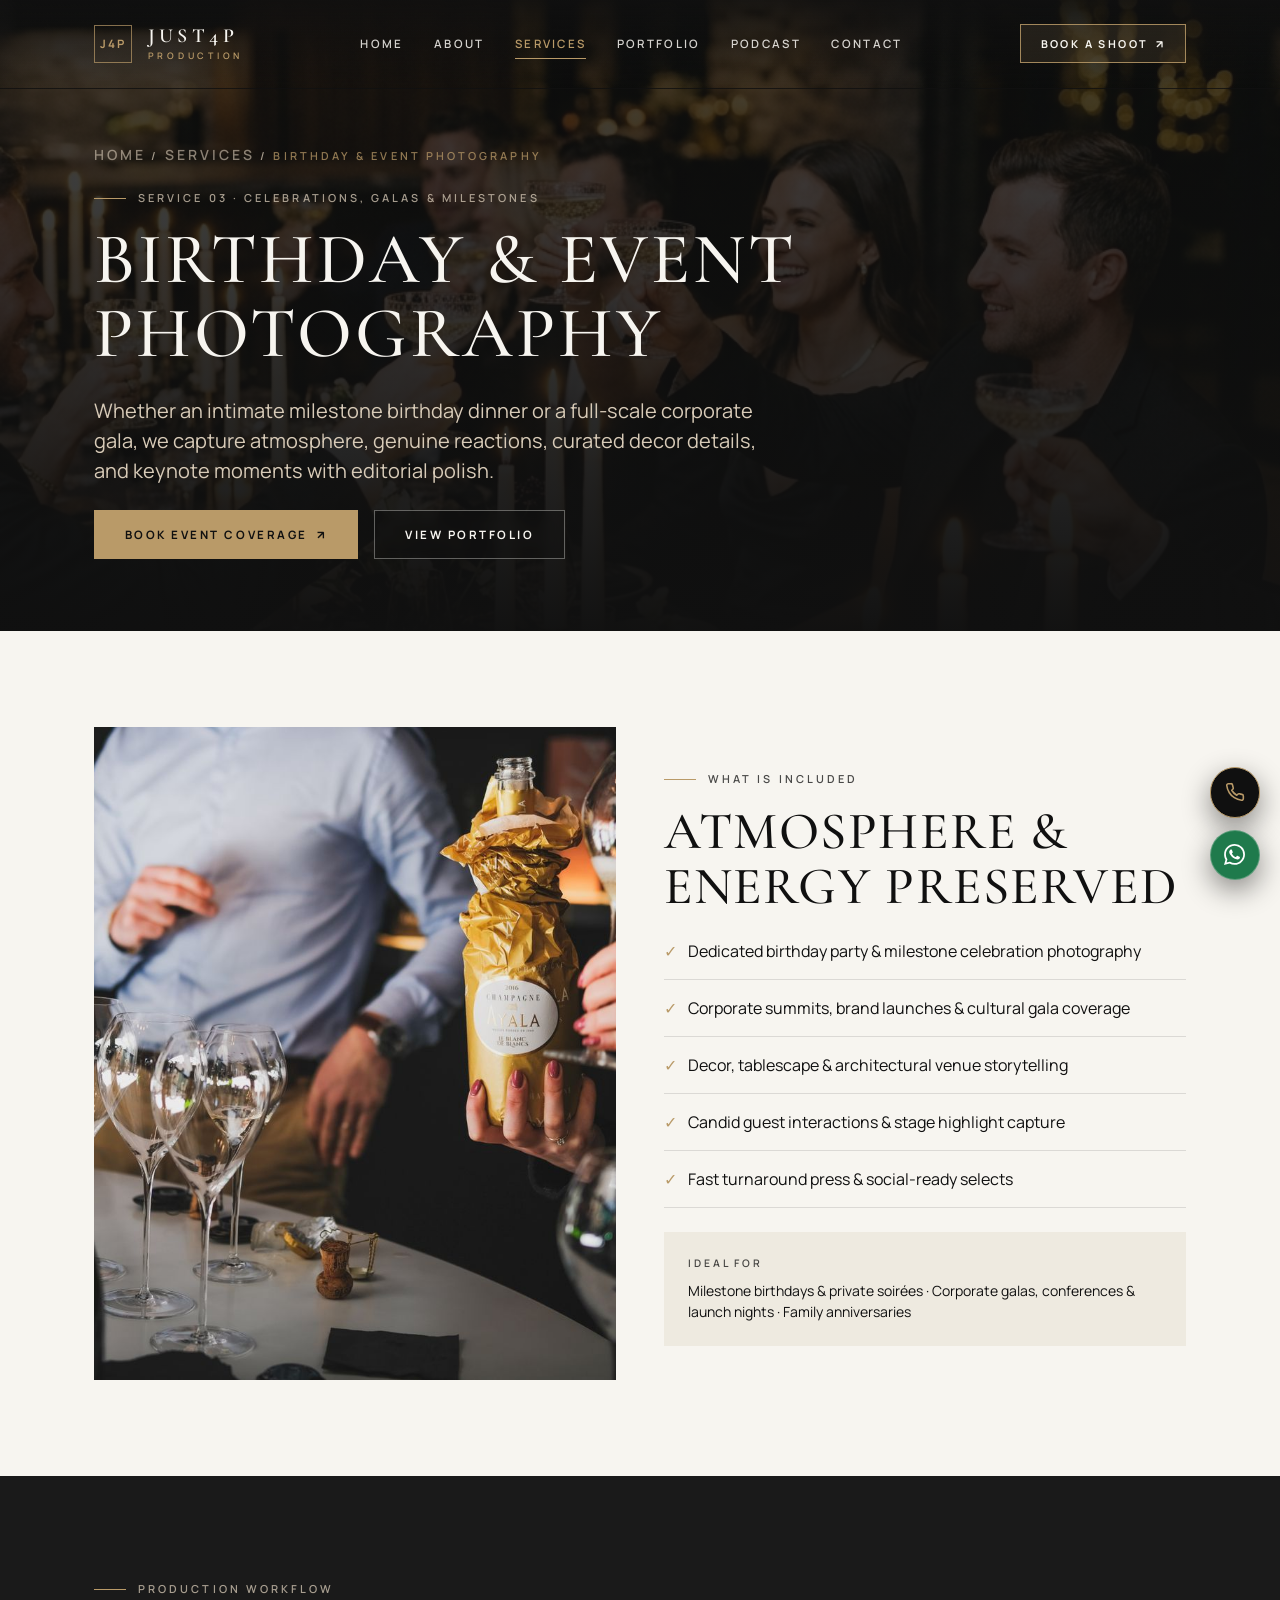
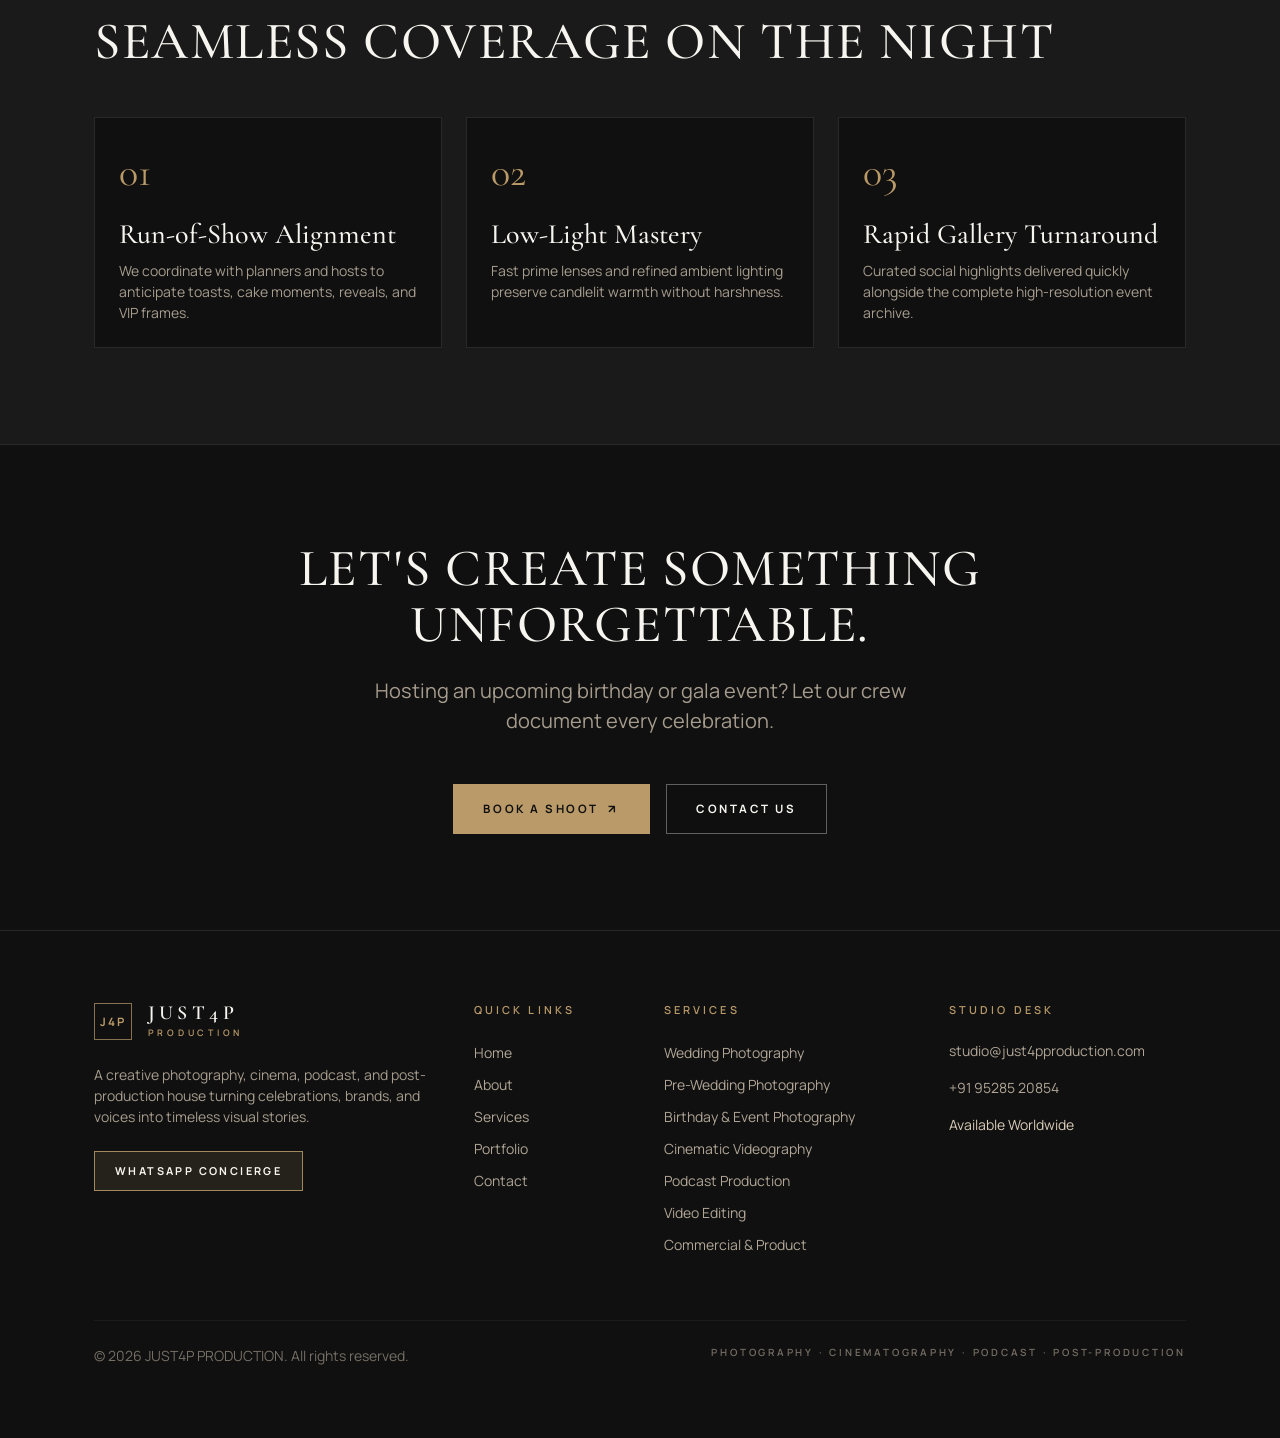
<file: event-birthday-photography.html>
<!DOCTYPE html>
<html lang="en">
<head>
  <meta charset="UTF-8" />
  <meta name="viewport" content="width=device-width, initial-scale=1.0" />
  <title>Event &amp; Birthday Photography | JUST4P PRODUCTION</title>
  <meta name="description" content="Editorial photography coverage for milestone birthday parties, private soirées, corporate events, and galas by JUST4P PRODUCTION." />
  <meta property="og:title" content="Event &amp; Birthday Photography | JUST4P PRODUCTION" />
  <meta property="og:image" content="assets/images/service-events.jpg" />
  <link rel="icon" type="image/svg+xml" href="assets/images/favicon.svg" />
  <link rel="apple-touch-icon" href="assets/images/favicon.svg" />
  <link rel="preconnect" href="https://fonts.googleapis.com" />
  <link rel="preconnect" href="https://fonts.gstatic.com" crossorigin />
  <link href="https://fonts.googleapis.com/css2?family=Cormorant+Garamond:ital,wght@0,400;0,500;0,600;0,700;1,400&family=DM+Sans:wght@400;500;700&family=Manrope:wght@300;400;500;600;700&family=Playfair+Display:ital,wght@0,400;0,500;0,600;1,400&display=swap" rel="stylesheet" />
  <link href="https://cdn.jsdelivr.net/npm/bootstrap@5.3.3/dist/css/bootstrap.min.css" rel="stylesheet" crossorigin="anonymous" />
  <link rel="stylesheet" href="assets/css/style.css" />
</head>
<body>
  <header>
    <nav id="mainNavbar" class="navbar navbar-expand-lg fixed-top j4p-navbar" aria-label="Primary Navigation">
      <div class="container px-3 px-sm-4">
        <a class="navbar-brand d-inline-flex align-items-center gap-3 m-0" href="index.html"><span class="brand-monogram">J4P</span><span class="d-flex flex-column"><span class="brand-wordmark">JUST4P</span><span class="brand-subword">Production</span></span></a>
        <div class="collapse navbar-collapse justify-content-center d-none d-lg-flex">
          <ul class="navbar-nav align-items-center">
            <li class="nav-item"><a class="nav-link j4p-nav-link" href="index.html">Home</a></li>
            <li class="nav-item"><a class="nav-link j4p-nav-link" href="about.html">About</a></li>
            <li class="nav-item"><a class="nav-link j4p-nav-link active" href="services.html">Services</a></li>
            <li class="nav-item"><a class="nav-link j4p-nav-link" href="portfolio.html">Portfolio</a></li>
            <li class="nav-item"><a class="nav-link j4p-nav-link" href="podcast-production.html">Podcast</a></li>
            <li class="nav-item"><a class="nav-link j4p-nav-link" href="contact.html">Contact</a></li>
          </ul>
        </div>
        <div class="d-flex align-items-center gap-3">
          <a href="contact.html?service=Birthday%20Party%20Photography#booking-form" class="nav-cta-btn d-none d-sm-inline-flex"><span>Book a Shoot</span><span>&#8599;</span></a>
          <button class="j4p-icon-btn d-lg-none" type="button" data-bs-toggle="offcanvas" data-bs-target="#mobileNavDrawer" aria-label="Open menu"><svg width="20" height="20" viewBox="0 0 24 24" fill="none" stroke="currentColor" stroke-width="1.8"><line x1="3" y1="6" x2="21" y2="6"/><line x1="3" y1="12" x2="21" y2="12"/><line x1="3" y1="18" x2="21" y2="18"/></svg></button>
        </div>
      </div>
    </nav>
    <div class="offcanvas offcanvas-end j4p-offcanvas" tabindex="-1" id="mobileNavDrawer">
      <div class="offcanvas-header border-bottom border-subtle-dark px-4 py-4"><span class="font-display fs-4 tracking-eyebrow">JUST4P PRODUCTION</span><button type="button" class="j4p-icon-btn" data-bs-dismiss="offcanvas" aria-label="Close">&#10005;</button></div>
      <div class="offcanvas-body d-flex flex-column justify-content-between px-4 py-4">
        <nav class="d-flex flex-column"><a class="mobile-nav-link" href="index.html"><span>Home</span><span>&#8599;</span></a><a class="mobile-nav-link" href="about.html"><span>About</span><span>&#8599;</span></a><a class="mobile-nav-link active" href="services.html"><span>Services</span><span>&#8599;</span></a><a class="mobile-nav-link" href="portfolio.html"><span>Portfolio</span><span>&#8599;</span></a><a class="mobile-nav-link" href="podcast-production.html"><span>Podcast</span><span>&#8599;</span></a><a class="mobile-nav-link" href="contact.html"><span>Contact</span><span>&#8599;</span></a></nav>
        <a href="contact.html?service=Birthday%20Party%20Photography#booking-form" class="btn-gold w-100"><span>Book Event Coverage</span><span>&#8599;</span></a>
      </div>
    </div>
  </header>

  <main>
    <section class="page-hero">
      <img src="assets/images/service-events.jpg" alt="Candlelit milestone birthday toast and evening gala" class="page-hero-bg" />
      <div class="page-hero-scrim"></div>
      <div class="container position-relative z-2 px-3 px-sm-4">
        <p class="tracking-eyebrow text-soft-beige opacity-75 mb-3"><a href="index.html" class="footer-link">Home</a> / <a href="services.html" class="footer-link">Services</a> / <span class="text-muted-gold">Birthday &amp; Event Photography</span></p>
        <div class="eyebrow-row mb-3"><span class="eyebrow-line"></span><span class="tracking-eyebrow text-soft-beige opacity-75">Service 03 · Celebrations, Galas &amp; Milestones</span></div>
        <h1 class="hero-title text-warm-white mb-4">Birthday &amp; Event Photography</h1>
        <p class="fs-5 text-soft-beige opacity-85 mb-4" style="max-width: 680px;">Whether an intimate milestone birthday dinner or a full-scale corporate gala, we capture atmosphere, genuine reactions, curated decor details, and keynote moments with editorial polish.</p>
        <div class="d-flex flex-wrap gap-3">
          <a href="contact.html?service=Birthday%20Party%20Photography#booking-form" class="btn-gold"><span>Book Event Coverage</span><span>&#8599;</span></a>
          <a href="portfolio.html" class="btn-outline-ivory"><span>View Portfolio</span></a>
        </div>
      </div>
    </section>

    <section class="bg-warm-white text-obsidian py-5" style="padding-top: 6rem !important; padding-bottom: 6rem !important;">
      <div class="container px-3 px-sm-4">
        <div class="row align-items-center g-5">
          <div class="col-12 col-lg-6 reveal-up"><div class="editorial-frame ratio-4x5"><img src="assets/images/portfolio-birthday-1.jpg" alt="Champagne service at celebration gathering" /></div></div>
          <div class="col-12 col-lg-6 reveal-up">
            <div class="eyebrow-row mb-3"><span class="eyebrow-line"></span><span class="tracking-eyebrow text-obsidian opacity-75">What Is Included</span></div>
            <h2 class="section-heading text-obsidian mb-4">Atmosphere &amp; Energy Preserved</h2>
            <ul class="list-unstyled d-flex flex-column gap-3 mb-4">
              <li class="border-bottom border-subtle-light pb-3"><span class="text-muted-gold me-2">&#10003;</span> Dedicated birthday party &amp; milestone celebration photography</li>
              <li class="border-bottom border-subtle-light pb-3"><span class="text-muted-gold me-2">&#10003;</span> Corporate summits, brand launches &amp; cultural gala coverage</li>
              <li class="border-bottom border-subtle-light pb-3"><span class="text-muted-gold me-2">&#10003;</span> Decor, tablescape &amp; architectural venue storytelling</li>
              <li class="border-bottom border-subtle-light pb-3"><span class="text-muted-gold me-2">&#10003;</span> Candid guest interactions &amp; stage highlight capture</li>
              <li class="border-bottom border-subtle-light pb-3"><span class="text-muted-gold me-2">&#10003;</span> Fast turnaround press &amp; social-ready selects</li>
            </ul>
            <div class="bg-soft-beige-soft p-4">
              <p class="tracking-eyebrow text-obsidian opacity-75 mb-2" style="font-size:0.65rem;">Ideal For</p>
              <p class="small text-obsidian mb-0">Milestone birthdays &amp; private soirées · Corporate galas, conferences &amp; launch nights · Family anniversaries</p>
            </div>
          </div>
        </div>
      </div>
    </section>

    <section class="bg-charcoal text-warm-white py-5" style="padding-top: 6rem !important; padding-bottom: 6rem !important;">
      <div class="container px-3 px-sm-4">
        <div class="mb-5 reveal-up"><div class="eyebrow-row mb-3"><span class="eyebrow-line"></span><span class="tracking-eyebrow text-soft-beige opacity-75">Production Workflow</span></div><h2 class="section-heading text-warm-white">Seamless Coverage On The Night</h2></div>
        <div class="row g-4">
          <div class="col-12 col-md-4 reveal-up"><div class="border border-subtle-dark bg-obsidian p-4 h-100"><span class="font-display fs-1 text-muted-gold">01</span><h3 class="font-display fs-3 mt-3">Run-of-Show Alignment</h3><p class="small text-soft-beige opacity-75 mb-0">We coordinate with planners and hosts to anticipate toasts, cake moments, reveals, and VIP frames.</p></div></div>
          <div class="col-12 col-md-4 reveal-up"><div class="border border-subtle-dark bg-obsidian p-4 h-100"><span class="font-display fs-1 text-muted-gold">02</span><h3 class="font-display fs-3 mt-3">Low-Light Mastery</h3><p class="small text-soft-beige opacity-75 mb-0">Fast prime lenses and refined ambient lighting preserve candlelit warmth without harshness.</p></div></div>
          <div class="col-12 col-md-4 reveal-up"><div class="border border-subtle-dark bg-obsidian p-4 h-100"><span class="font-display fs-1 text-muted-gold">03</span><h3 class="font-display fs-3 mt-3">Rapid Gallery Turnaround</h3><p class="small text-soft-beige opacity-75 mb-0">Curated social highlights delivered quickly alongside the complete high-resolution event archive.</p></div></div>
        </div>
      </div>
    </section>

    <section class="bg-obsidian border-top border-subtle-dark text-center text-warm-white py-5" style="padding-top: 6rem !important; padding-bottom: 6rem !important;">
      <div class="container px-3 px-sm-4 reveal-up" style="max-width: 840px;">
        <h2 class="section-heading text-warm-white mb-4">Let&apos;s Create Something Unforgettable.</h2>
        <p class="fs-5 text-soft-beige opacity-75 mx-auto mb-5" style="max-width: 600px;">Hosting an upcoming birthday or gala event? Let our crew document every celebration.</p>
        <div class="d-flex flex-wrap justify-content-center gap-3">
          <a href="contact.html?service=Birthday%20Party%20Photography#booking-form" class="btn-gold"><span>Book a Shoot</span><span>&#8599;</span></a>
          <a href="contact.html" class="btn-outline-ivory"><span>Contact Us</span></a>
        </div>
      </div>
    </section>
  </main>

  <footer class="j4p-footer text-warm-white py-5">
    <div class="container px-3 px-sm-4 py-4">
      <div class="row g-5">
        <div class="col-12 col-md-6 col-lg-4"><a class="d-inline-flex align-items-center gap-3 text-decoration-none mb-4" href="index.html"><span class="brand-monogram">J4P</span><span class="d-flex flex-column"><span class="brand-wordmark">JUST4P</span><span class="brand-subword">Production</span></span></a><p class="small text-soft-beige opacity-75 mb-4">A creative photography, cinema, podcast, and post-production house turning celebrations, brands, and voices into timeless visual stories.</p><a href="#" data-whatsapp-link target="_blank" rel="noopener noreferrer" class="nav-cta-btn"><span>WhatsApp Concierge</span></a></div>
        <div class="col-6 col-md-3 col-lg-2"><h3 class="tracking-eyebrow text-muted-gold mb-4">Quick Links</h3><ul class="list-unstyled d-flex flex-column gap-2"><li><a class="footer-link" href="index.html">Home</a></li><li><a class="footer-link" href="about.html">About</a></li><li><a class="footer-link" href="services.html">Services</a></li><li><a class="footer-link" href="portfolio.html">Portfolio</a></li><li><a class="footer-link" href="contact.html">Contact</a></li></ul></div>
        <div class="col-6 col-md-3 col-lg-3"><h3 class="tracking-eyebrow text-muted-gold mb-4">Services</h3><ul class="list-unstyled d-flex flex-column gap-2"><li><a class="footer-link" href="wedding-photography.html">Wedding Photography</a></li><li><a class="footer-link" href="pre-wedding-photography.html">Pre-Wedding Photography</a></li><li><a class="footer-link" href="event-birthday-photography.html">Birthday &amp; Event Photography</a></li><li><a class="footer-link" href="videography.html">Cinematic Videography</a></li><li><a class="footer-link" href="podcast-production.html">Podcast Production</a></li><li><a class="footer-link" href="video-editing.html">Video Editing</a></li><li><a class="footer-link" href="commercial-product-photography.html">Commercial &amp; Product</a></li></ul></div>
        <div class="col-12 col-lg-3"><h3 class="tracking-eyebrow text-muted-gold mb-4">Studio Desk</h3><ul class="list-unstyled d-flex flex-column gap-3 small text-soft-beige opacity-85"><li><a class="footer-link" href="mailto:studio@just4pproduction.com">studio@just4pproduction.com</a></li><li><a class="footer-link" href="tel:+919528520854">+91 95285 20854</a></li><li>Available Worldwide</li></ul></div>
      </div>
      <div class="d-flex flex-column flex-sm-row justify-content-between gap-3 border-top border-subtle-dark mt-5 pt-4 small text-soft-beige opacity-50"><p class="mb-0">&copy; 2026 JUST4P PRODUCTION. All rights reserved.</p><p class="mb-0 tracking-eyebrow" style="font-size:0.62rem;">Photography · Cinematography · Podcast · Post-Production</p></div>
    </div>
  </footer>
  <script src="https://cdn.jsdelivr.net/npm/bootstrap@5.3.3/dist/js/bootstrap.bundle.min.js" crossorigin="anonymous"></script>
  <script src="assets/js/data.js"></script>
  <script src="assets/js/main.js"></script>
</body>
</html>
</file>
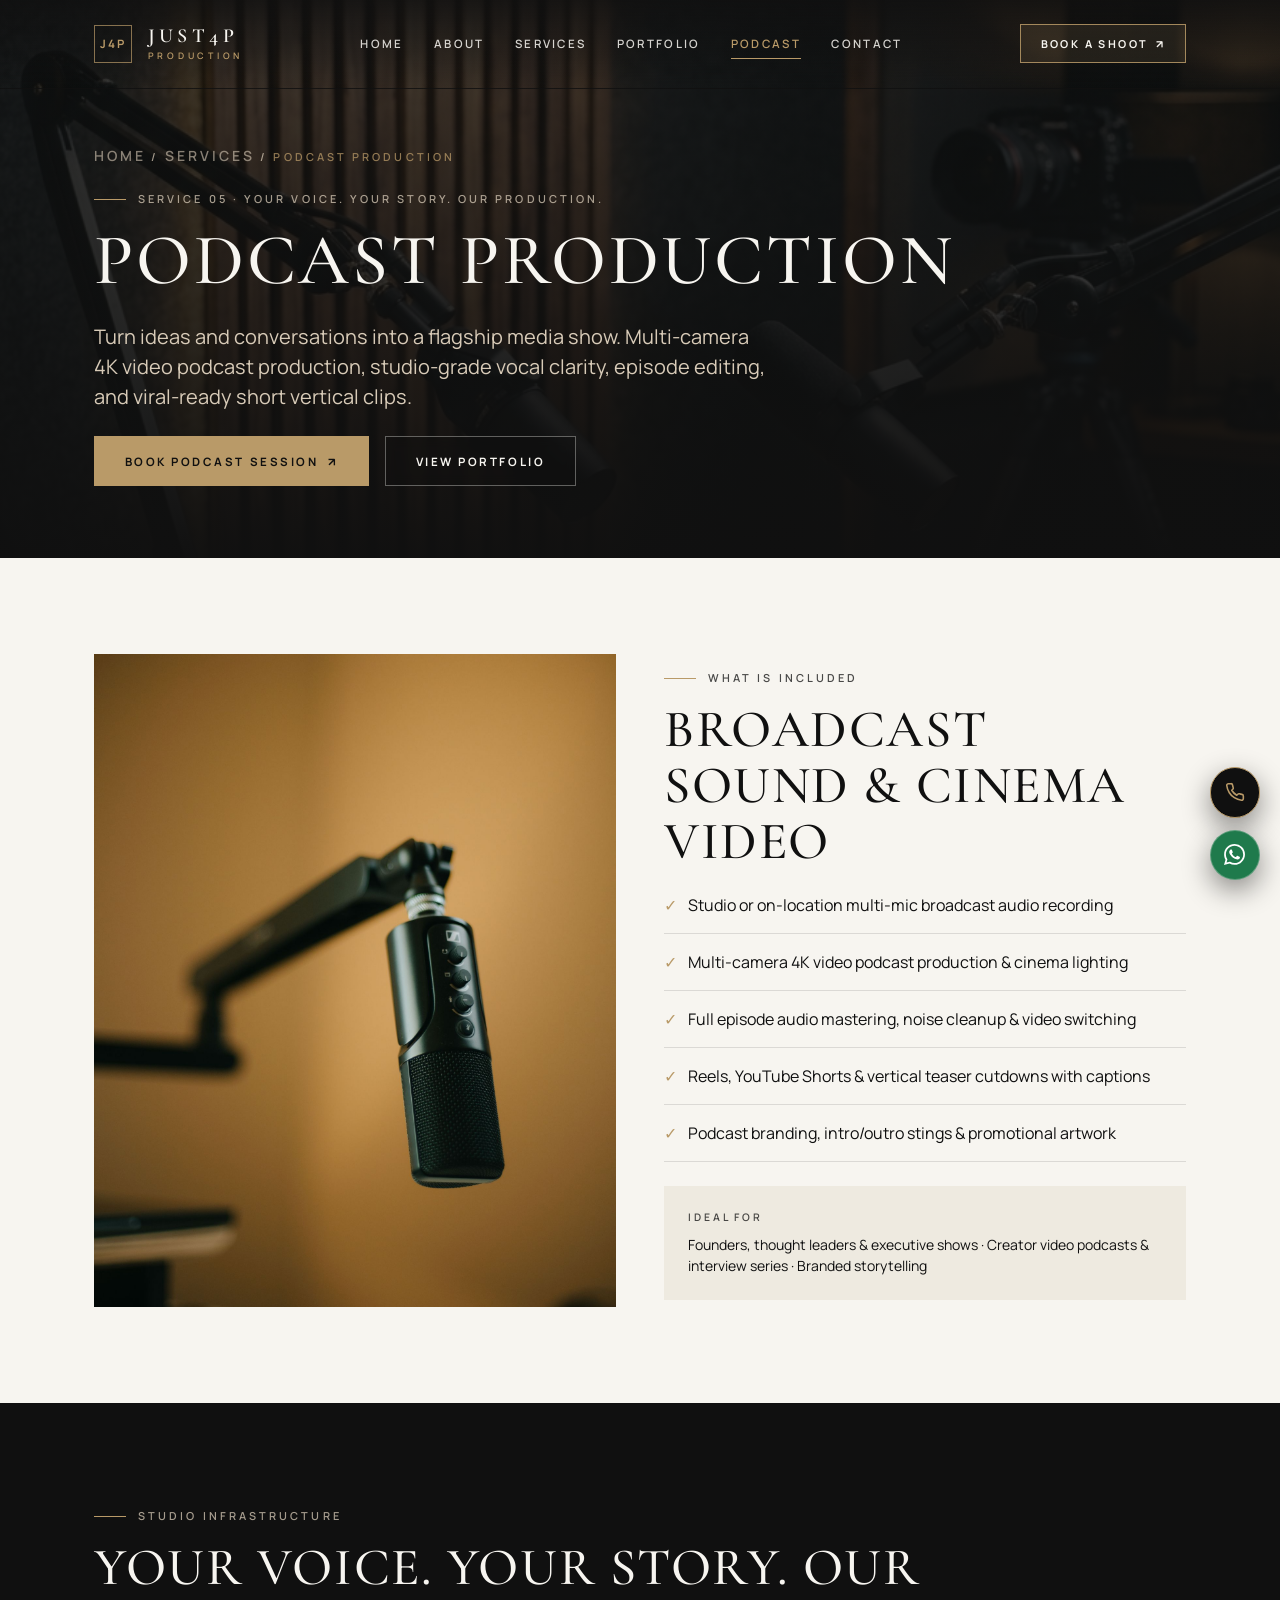
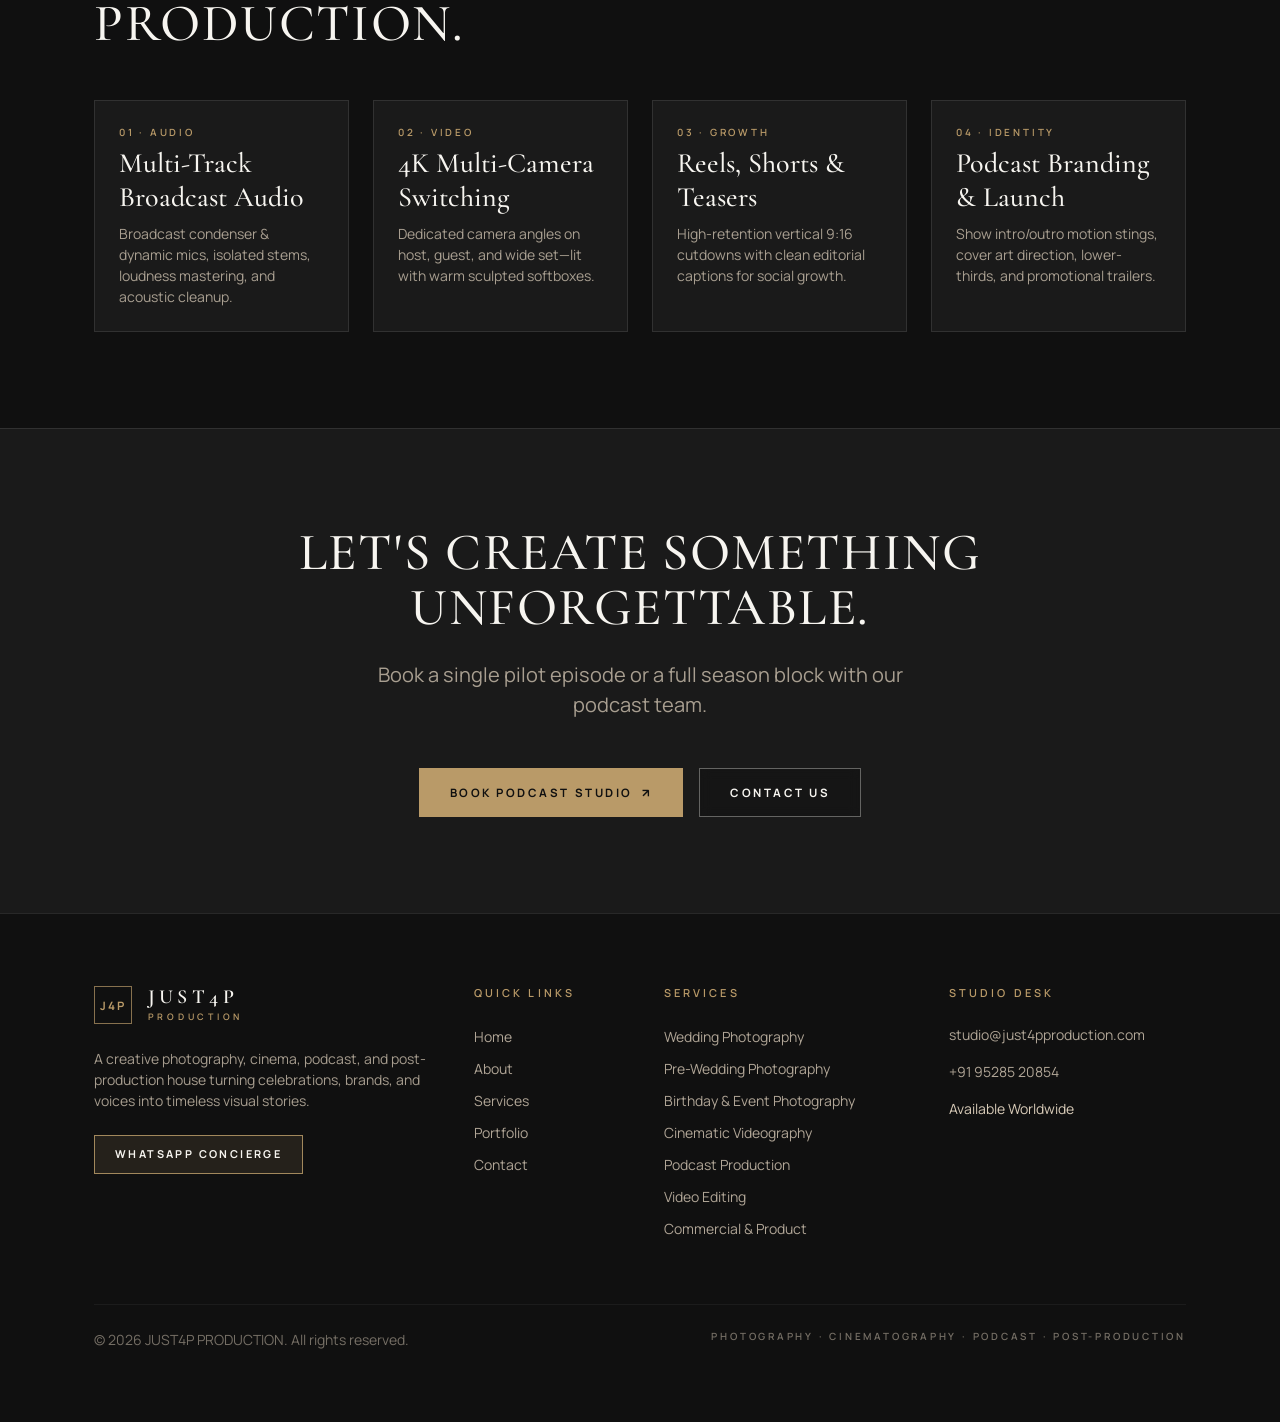
<file: podcast-production.html>
<!DOCTYPE html>
<html lang="en">
<head>
  <meta charset="UTF-8" />
  <meta name="viewport" content="width=device-width, initial-scale=1.0" />
  <title>Podcast Production | JUST4P PRODUCTION</title>
  <meta name="description" content="Turnkey audio and 4K video podcast recording, editing, short-form reels, and branding by JUST4P PRODUCTION." />
  <meta property="og:title" content="Podcast Production | JUST4P PRODUCTION" />
  <meta property="og:image" content="assets/images/service-podcast.jpg" />
  <link rel="icon" type="image/svg+xml" href="assets/images/favicon.svg" />
  <link rel="apple-touch-icon" href="assets/images/favicon.svg" />
  <link rel="preconnect" href="https://fonts.googleapis.com" />
  <link rel="preconnect" href="https://fonts.gstatic.com" crossorigin />
  <link href="https://fonts.googleapis.com/css2?family=Cormorant+Garamond:ital,wght@0,400;0,500;0,600;0,700;1,400&family=DM+Sans:wght@400;500;700&family=Manrope:wght@300;400;500;600;700&family=Playfair+Display:ital,wght@0,400;0,500;0,600;1,400&display=swap" rel="stylesheet" />
  <link href="https://cdn.jsdelivr.net/npm/bootstrap@5.3.3/dist/css/bootstrap.min.css" rel="stylesheet" crossorigin="anonymous" />
  <link rel="stylesheet" href="assets/css/style.css" />
</head>
<body>
  <header>
    <nav id="mainNavbar" class="navbar navbar-expand-lg fixed-top j4p-navbar" aria-label="Primary Navigation">
      <div class="container px-3 px-sm-4">
        <a class="navbar-brand d-inline-flex align-items-center gap-3 m-0" href="index.html"><span class="brand-monogram">J4P</span><span class="d-flex flex-column"><span class="brand-wordmark">JUST4P</span><span class="brand-subword">Production</span></span></a>
        <div class="collapse navbar-collapse justify-content-center d-none d-lg-flex">
          <ul class="navbar-nav align-items-center">
            <li class="nav-item"><a class="nav-link j4p-nav-link" href="index.html">Home</a></li>
            <li class="nav-item"><a class="nav-link j4p-nav-link" href="about.html">About</a></li>
            <li class="nav-item"><a class="nav-link j4p-nav-link" href="services.html">Services</a></li>
            <li class="nav-item"><a class="nav-link j4p-nav-link" href="portfolio.html">Portfolio</a></li>
            <li class="nav-item"><a class="nav-link j4p-nav-link active" href="podcast-production.html">Podcast</a></li>
            <li class="nav-item"><a class="nav-link j4p-nav-link" href="contact.html">Contact</a></li>
          </ul>
        </div>
        <div class="d-flex align-items-center gap-3">
          <a href="contact.html?service=Podcast%20Recording%20and%20Production#booking-form" class="nav-cta-btn d-none d-sm-inline-flex"><span>Book a Shoot</span><span>&#8599;</span></a>
          <button class="j4p-icon-btn d-lg-none" type="button" data-bs-toggle="offcanvas" data-bs-target="#mobileNavDrawer" aria-label="Open menu"><svg width="20" height="20" viewBox="0 0 24 24" fill="none" stroke="currentColor" stroke-width="1.8"><line x1="3" y1="6" x2="21" y2="6"/><line x1="3" y1="12" x2="21" y2="12"/><line x1="3" y1="18" x2="21" y2="18"/></svg></button>
        </div>
      </div>
    </nav>
    <div class="offcanvas offcanvas-end j4p-offcanvas" tabindex="-1" id="mobileNavDrawer">
      <div class="offcanvas-header border-bottom border-subtle-dark px-4 py-4"><span class="font-display fs-4 tracking-eyebrow">JUST4P PRODUCTION</span><button type="button" class="j4p-icon-btn" data-bs-dismiss="offcanvas" aria-label="Close">&#10005;</button></div>
      <div class="offcanvas-body d-flex flex-column justify-content-between px-4 py-4">
        <nav class="d-flex flex-column"><a class="mobile-nav-link" href="index.html"><span>Home</span><span>&#8599;</span></a><a class="mobile-nav-link" href="about.html"><span>About</span><span>&#8599;</span></a><a class="mobile-nav-link" href="services.html"><span>Services</span><span>&#8599;</span></a><a class="mobile-nav-link" href="portfolio.html"><span>Portfolio</span><span>&#8599;</span></a><a class="mobile-nav-link active" href="podcast-production.html"><span>Podcast</span><span>&#8599;</span></a><a class="mobile-nav-link" href="contact.html"><span>Contact</span><span>&#8599;</span></a></nav>
        <a href="contact.html?service=Podcast%20Recording%20and%20Production#booking-form" class="btn-gold w-100"><span>Book Podcast Studio</span><span>&#8599;</span></a>
      </div>
    </div>
  </header>

  <main>
    <section class="page-hero">
      <img src="assets/images/service-podcast.jpg" alt="Luxury acoustic podcast studio with broadcast microphones and cinema camera" class="page-hero-bg" />
      <div class="page-hero-scrim"></div>
      <div class="container position-relative z-2 px-3 px-sm-4">
        <p class="tracking-eyebrow text-soft-beige opacity-75 mb-3"><a href="index.html" class="footer-link">Home</a> / <a href="services.html" class="footer-link">Services</a> / <span class="text-muted-gold">Podcast Production</span></p>
        <div class="eyebrow-row mb-3"><span class="eyebrow-line"></span><span class="tracking-eyebrow text-soft-beige opacity-75">Service 05 · Your Voice. Your Story. Our Production.</span></div>
        <h1 class="hero-title text-warm-white mb-4">Podcast Production</h1>
        <p class="fs-5 text-soft-beige opacity-85 mb-4" style="max-width: 680px;">Turn ideas and conversations into a flagship media show. Multi-camera 4K video podcast production, studio-grade vocal clarity, episode editing, and viral-ready short vertical clips.</p>
        <div class="d-flex flex-wrap gap-3">
          <a href="contact.html?service=Podcast%20Recording%20and%20Production#booking-form" class="btn-gold"><span>Book Podcast Session</span><span>&#8599;</span></a>
          <a href="portfolio.html" class="btn-outline-ivory"><span>View Portfolio</span></a>
        </div>
      </div>
    </section>

    <section class="bg-warm-white text-obsidian py-5" style="padding-top: 6rem !important; padding-bottom: 6rem !important;">
      <div class="container px-3 px-sm-4">
        <div class="row align-items-center g-5">
          <div class="col-12 col-lg-6 reveal-up"><div class="editorial-frame ratio-4x5"><img src="assets/images/podcast-studio-wide.jpg" alt="Studio broadcast microphone on boom arm" /></div></div>
          <div class="col-12 col-lg-6 reveal-up">
            <div class="eyebrow-row mb-3"><span class="eyebrow-line"></span><span class="tracking-eyebrow text-obsidian opacity-75">What Is Included</span></div>
            <h2 class="section-heading text-obsidian mb-4">Broadcast Sound &amp; Cinema Video</h2>
            <ul class="list-unstyled d-flex flex-column gap-3 mb-4">
              <li class="border-bottom border-subtle-light pb-3"><span class="text-muted-gold me-2">&#10003;</span> Studio or on-location multi-mic broadcast audio recording</li>
              <li class="border-bottom border-subtle-light pb-3"><span class="text-muted-gold me-2">&#10003;</span> Multi-camera 4K video podcast production &amp; cinema lighting</li>
              <li class="border-bottom border-subtle-light pb-3"><span class="text-muted-gold me-2">&#10003;</span> Full episode audio mastering, noise cleanup &amp; video switching</li>
              <li class="border-bottom border-subtle-light pb-3"><span class="text-muted-gold me-2">&#10003;</span> Reels, YouTube Shorts &amp; vertical teaser cutdowns with captions</li>
              <li class="border-bottom border-subtle-light pb-3"><span class="text-muted-gold me-2">&#10003;</span> Podcast branding, intro/outro stings &amp; promotional artwork</li>
            </ul>
            <div class="bg-soft-beige-soft p-4">
              <p class="tracking-eyebrow text-obsidian opacity-75 mb-2" style="font-size:0.65rem;">Ideal For</p>
              <p class="small text-obsidian mb-0">Founders, thought leaders &amp; executive shows · Creator video podcasts &amp; interview series · Branded storytelling</p>
            </div>
          </div>
        </div>
      </div>
    </section>

    <section class="bg-obsidian text-warm-white py-5" style="padding-top: 6rem !important; padding-bottom: 6rem !important;">
      <div class="container px-3 px-sm-4">
        <div class="mb-5 reveal-up"><div class="eyebrow-row mb-3"><span class="eyebrow-line"></span><span class="tracking-eyebrow text-soft-beige opacity-75">Studio Infrastructure</span></div><h2 class="section-heading text-warm-white">Your Voice. Your Story. Our Production.</h2></div>
        <div class="row g-4">
          <div class="col-12 col-md-6 col-lg-3 reveal-up"><div class="border border-subtle-dark bg-charcoal p-4 h-100"><p class="tracking-eyebrow text-muted-gold mb-2" style="font-size:0.62rem;">01 · Audio</p><h3 class="font-display fs-3">Multi-Track Broadcast Audio</h3><p class="small text-soft-beige opacity-75 mb-0">Broadcast condenser &amp; dynamic mics, isolated stems, loudness mastering, and acoustic cleanup.</p></div></div>
          <div class="col-12 col-md-6 col-lg-3 reveal-up"><div class="border border-subtle-dark bg-charcoal p-4 h-100"><p class="tracking-eyebrow text-muted-gold mb-2" style="font-size:0.62rem;">02 · Video</p><h3 class="font-display fs-3">4K Multi-Camera Switching</h3><p class="small text-soft-beige opacity-75 mb-0">Dedicated camera angles on host, guest, and wide set—lit with warm sculpted softboxes.</p></div></div>
          <div class="col-12 col-md-6 col-lg-3 reveal-up"><div class="border border-subtle-dark bg-charcoal p-4 h-100"><p class="tracking-eyebrow text-muted-gold mb-2" style="font-size:0.62rem;">03 · Growth</p><h3 class="font-display fs-3">Reels, Shorts &amp; Teasers</h3><p class="small text-soft-beige opacity-75 mb-0">High-retention vertical 9:16 cutdowns with clean editorial captions for social growth.</p></div></div>
          <div class="col-12 col-md-6 col-lg-3 reveal-up"><div class="border border-subtle-dark bg-charcoal p-4 h-100"><p class="tracking-eyebrow text-muted-gold mb-2" style="font-size:0.62rem;">04 · Identity</p><h3 class="font-display fs-3">Podcast Branding &amp; Launch</h3><p class="small text-soft-beige opacity-75 mb-0">Show intro/outro motion stings, cover art direction, lower-thirds, and promotional trailers.</p></div></div>
        </div>
      </div>
    </section>

    <section class="bg-charcoal border-top border-subtle-dark text-center text-warm-white py-5" style="padding-top: 6rem !important; padding-bottom: 6rem !important;">
      <div class="container px-3 px-sm-4 reveal-up" style="max-width: 840px;">
        <h2 class="section-heading text-warm-white mb-4">Let&apos;s Create Something Unforgettable.</h2>
        <p class="fs-5 text-soft-beige opacity-75 mx-auto mb-5" style="max-width: 600px;">Book a single pilot episode or a full season block with our podcast team.</p>
        <div class="d-flex flex-wrap justify-content-center gap-3">
          <a href="contact.html?service=Podcast%20Recording%20and%20Production#booking-form" class="btn-gold"><span>Book Podcast Studio</span><span>&#8599;</span></a>
          <a href="contact.html" class="btn-outline-ivory"><span>Contact Us</span></a>
        </div>
      </div>
    </section>
  </main>

  <footer class="j4p-footer text-warm-white py-5">
    <div class="container px-3 px-sm-4 py-4">
      <div class="row g-5">
        <div class="col-12 col-md-6 col-lg-4"><a class="d-inline-flex align-items-center gap-3 text-decoration-none mb-4" href="index.html"><span class="brand-monogram">J4P</span><span class="d-flex flex-column"><span class="brand-wordmark">JUST4P</span><span class="brand-subword">Production</span></span></a><p class="small text-soft-beige opacity-75 mb-4">A creative photography, cinema, podcast, and post-production house turning celebrations, brands, and voices into timeless visual stories.</p><a href="#" data-whatsapp-link target="_blank" rel="noopener noreferrer" class="nav-cta-btn"><span>WhatsApp Concierge</span></a></div>
        <div class="col-6 col-md-3 col-lg-2"><h3 class="tracking-eyebrow text-muted-gold mb-4">Quick Links</h3><ul class="list-unstyled d-flex flex-column gap-2"><li><a class="footer-link" href="index.html">Home</a></li><li><a class="footer-link" href="about.html">About</a></li><li><a class="footer-link" href="services.html">Services</a></li><li><a class="footer-link" href="portfolio.html">Portfolio</a></li><li><a class="footer-link" href="contact.html">Contact</a></li></ul></div>
        <div class="col-6 col-md-3 col-lg-3"><h3 class="tracking-eyebrow text-muted-gold mb-4">Services</h3><ul class="list-unstyled d-flex flex-column gap-2"><li><a class="footer-link" href="wedding-photography.html">Wedding Photography</a></li><li><a class="footer-link" href="pre-wedding-photography.html">Pre-Wedding Photography</a></li><li><a class="footer-link" href="event-birthday-photography.html">Birthday &amp; Event Photography</a></li><li><a class="footer-link" href="videography.html">Cinematic Videography</a></li><li><a class="footer-link" href="podcast-production.html">Podcast Production</a></li><li><a class="footer-link" href="video-editing.html">Video Editing</a></li><li><a class="footer-link" href="commercial-product-photography.html">Commercial &amp; Product</a></li></ul></div>
        <div class="col-12 col-lg-3"><h3 class="tracking-eyebrow text-muted-gold mb-4">Studio Desk</h3><ul class="list-unstyled d-flex flex-column gap-3 small text-soft-beige opacity-85"><li><a class="footer-link" href="mailto:studio@just4pproduction.com">studio@just4pproduction.com</a></li><li><a class="footer-link" href="tel:+919528520854">+91 95285 20854</a></li><li>Available Worldwide</li></ul></div>
      </div>
      <div class="d-flex flex-column flex-sm-row justify-content-between gap-3 border-top border-subtle-dark mt-5 pt-4 small text-soft-beige opacity-50"><p class="mb-0">&copy; 2026 JUST4P PRODUCTION. All rights reserved.</p><p class="mb-0 tracking-eyebrow" style="font-size:0.62rem;">Photography · Cinematography · Podcast · Post-Production</p></div>
    </div>
  </footer>
  <script src="https://cdn.jsdelivr.net/npm/bootstrap@5.3.3/dist/js/bootstrap.bundle.min.js" crossorigin="anonymous"></script>
  <script src="assets/js/data.js"></script>
  <script src="assets/js/main.js"></script>
</body>
</html>
</file>
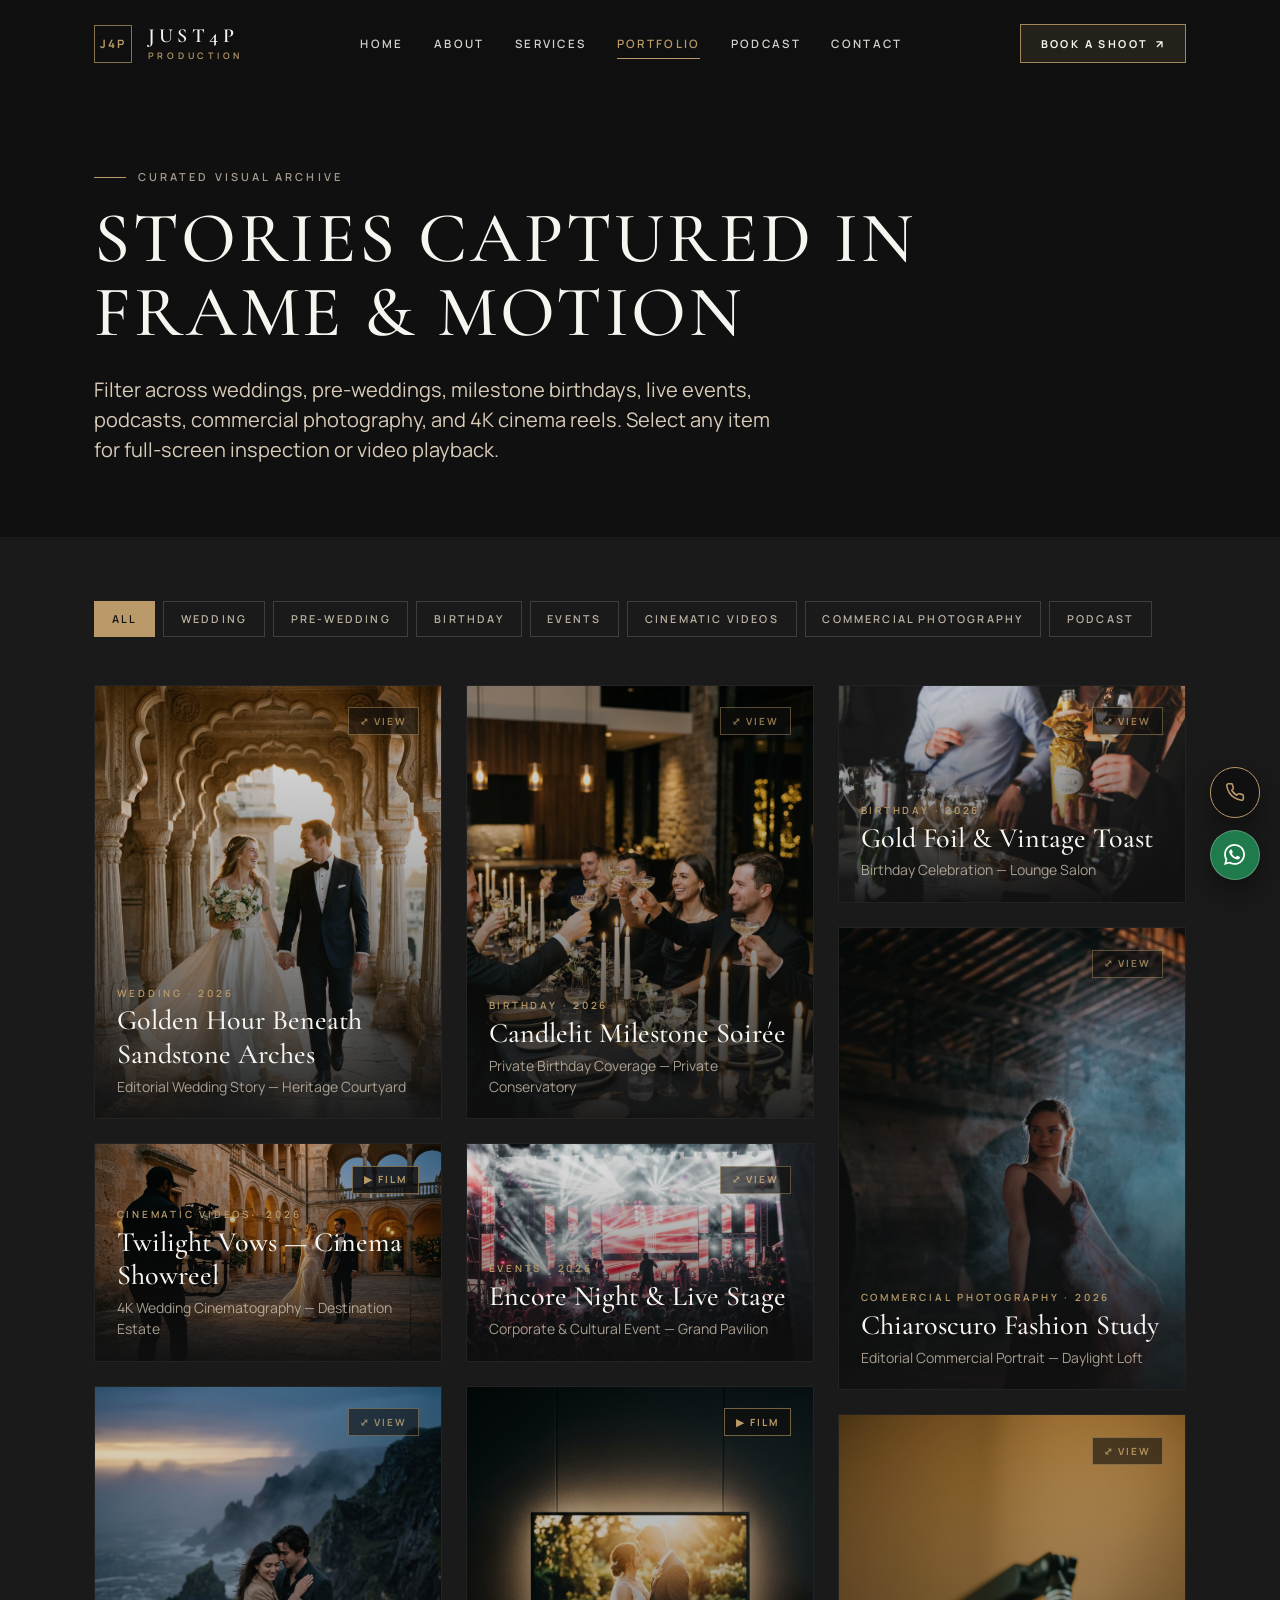
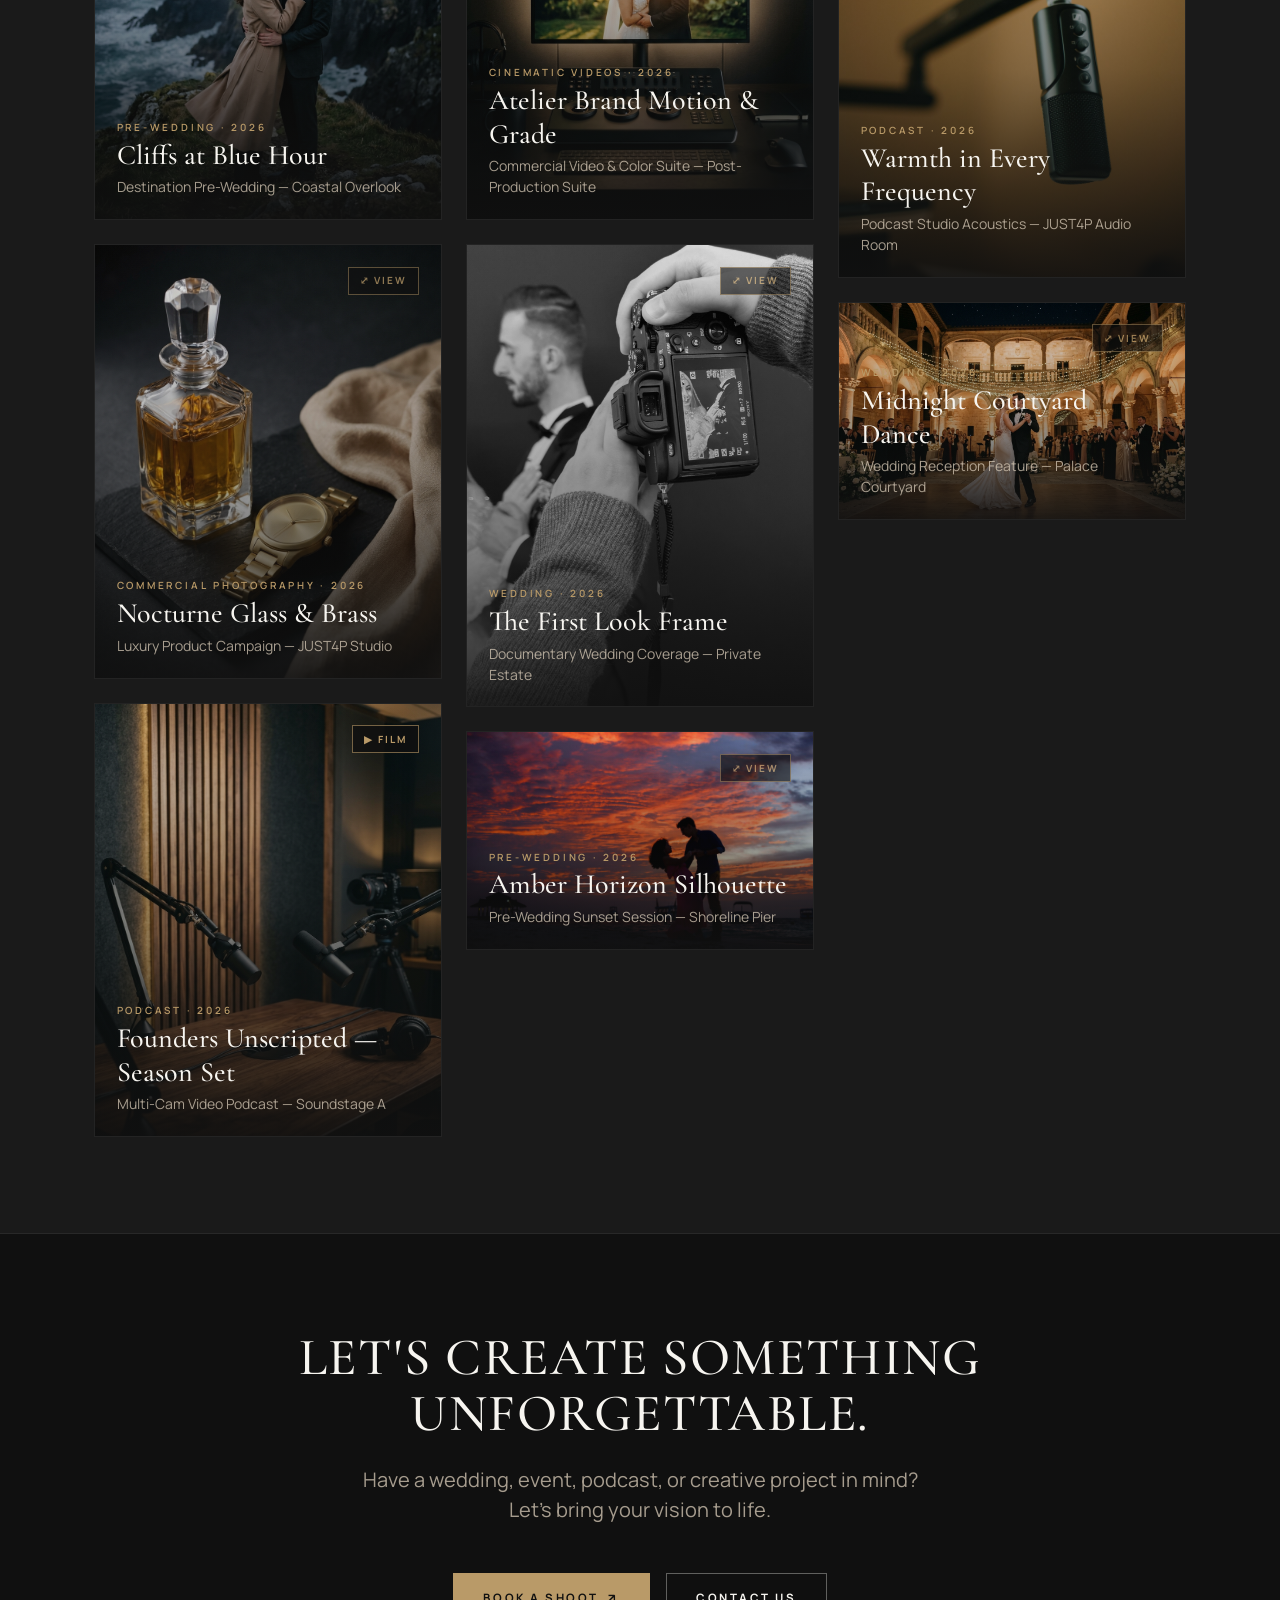
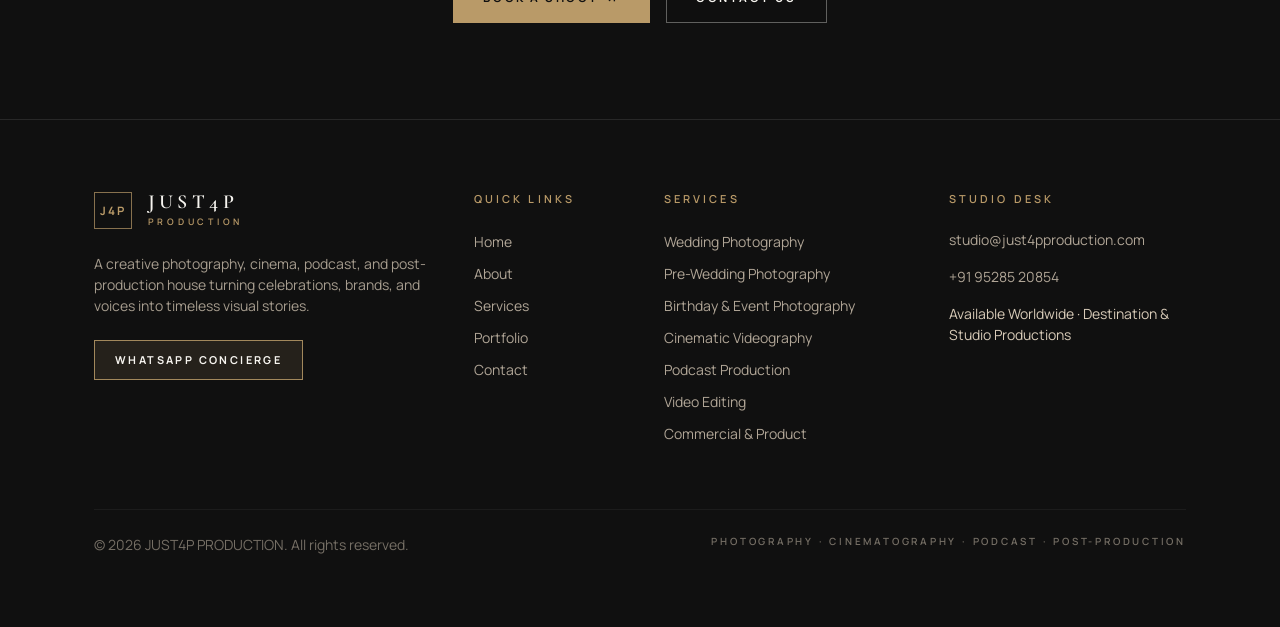
<file: portfolio.html>
<!DOCTYPE html>
<html lang="en">
<head>
  <meta charset="UTF-8" />
  <meta name="viewport" content="width=device-width, initial-scale=1.0" />
  <title>Portfolio | JUST4P PRODUCTION</title>
  <meta name="description" content="Explore JUST4P PRODUCTION photography and cinematography across weddings, pre-weddings, birthdays, live events, podcasts, and commercial campaigns." />

  <link rel="icon" type="image/svg+xml" href="assets/images/favicon.svg" />
  <link rel="apple-touch-icon" href="assets/images/favicon.svg" />
  <link rel="preconnect" href="https://fonts.googleapis.com" />
  <link rel="preconnect" href="https://fonts.gstatic.com" crossorigin />
  <link href="https://fonts.googleapis.com/css2?family=Cormorant+Garamond:ital,wght@0,400;0,500;0,600;0,700;1,400&family=DM+Sans:wght@400;500;700&family=Manrope:wght@300;400;500;600;700&family=Playfair+Display:ital,wght@0,400;0,500;0,600;1,400&display=swap" rel="stylesheet" />
  <link href="https://cdn.jsdelivr.net/npm/bootstrap@5.3.3/dist/css/bootstrap.min.css" rel="stylesheet" crossorigin="anonymous" />
  <link rel="stylesheet" href="assets/css/style.css" />
</head>
<body>

  <header>
    <nav id="mainNavbar" class="navbar navbar-expand-lg fixed-top j4p-navbar" aria-label="Primary Navigation">
      <div class="container px-3 px-sm-4">
        <a class="navbar-brand d-inline-flex align-items-center gap-3 m-0" href="index.html">
          <span class="brand-monogram">J4P</span>
          <span class="d-flex flex-column"><span class="brand-wordmark">JUST4P</span><span class="brand-subword">Production</span></span>
        </a>
        <div class="collapse navbar-collapse justify-content-center d-none d-lg-flex">
          <ul class="navbar-nav align-items-center">
            <li class="nav-item"><a class="nav-link j4p-nav-link" href="index.html">Home</a></li>
            <li class="nav-item"><a class="nav-link j4p-nav-link" href="about.html">About</a></li>
            <li class="nav-item"><a class="nav-link j4p-nav-link" href="services.html">Services</a></li>
            <li class="nav-item"><a class="nav-link j4p-nav-link active" href="portfolio.html">Portfolio</a></li>
            <li class="nav-item"><a class="nav-link j4p-nav-link" href="podcast-production.html">Podcast</a></li>
            <li class="nav-item"><a class="nav-link j4p-nav-link" href="contact.html">Contact</a></li>
          </ul>
        </div>
        <div class="d-flex align-items-center gap-3">
          <a href="contact.html#booking-form" class="nav-cta-btn d-none d-sm-inline-flex"><span>Book a Shoot</span><span>&#8599;</span></a>
          <button class="j4p-icon-btn d-lg-none" type="button" data-bs-toggle="offcanvas" data-bs-target="#mobileNavDrawer" aria-label="Open menu">
            <svg width="20" height="20" viewBox="0 0 24 24" fill="none" stroke="currentColor" stroke-width="1.8"><line x1="3" y1="6" x2="21" y2="6"/><line x1="3" y1="12" x2="21" y2="12"/><line x1="3" y1="18" x2="21" y2="18"/></svg>
          </button>
        </div>
      </div>
    </nav>
    <div class="offcanvas offcanvas-end j4p-offcanvas" tabindex="-1" id="mobileNavDrawer">
      <div class="offcanvas-header border-bottom border-subtle-dark px-4 py-4">
        <span class="font-display fs-4 tracking-eyebrow">JUST4P PRODUCTION</span>
        <button type="button" class="j4p-icon-btn" data-bs-dismiss="offcanvas" aria-label="Close">&#10005;</button>
      </div>
      <div class="offcanvas-body d-flex flex-column justify-content-between px-4 py-4">
        <nav class="d-flex flex-column">
          <a class="mobile-nav-link" href="index.html"><span>Home</span><span>&#8599;</span></a>
          <a class="mobile-nav-link" href="about.html"><span>About</span><span>&#8599;</span></a>
          <a class="mobile-nav-link" href="services.html"><span>Services</span><span>&#8599;</span></a>
          <a class="mobile-nav-link active" href="portfolio.html"><span>Portfolio</span><span>&#8599;</span></a>
          <a class="mobile-nav-link" href="podcast-production.html"><span>Podcast</span><span>&#8599;</span></a>
          <a class="mobile-nav-link" href="contact.html"><span>Contact</span><span>&#8599;</span></a>
        </nav>
        <a href="contact.html#booking-form" class="btn-gold w-100"><span>Book a Shoot</span><span>&#8599;</span></a>
      </div>
    </div>
  </header>

  <main>
    <section class="bg-obsidian text-warm-white" style="padding: 10rem 0 4.5rem;">
      <div class="container px-3 px-sm-4">
        <div class="eyebrow-row mb-3"><span class="eyebrow-line"></span><span class="tracking-eyebrow text-soft-beige opacity-75">Curated Visual Archive</span></div>
        <h1 class="hero-title text-warm-white mb-4" style="max-width: 920px;">Stories Captured In Frame &amp; Motion</h1>
        <p class="fs-5 text-soft-beige opacity-85 mb-0" style="max-width: 680px;">Filter across weddings, pre-weddings, milestone birthdays, live events, podcasts, commercial photography, and 4K cinema reels. Select any item for full-screen inspection or video playback.</p>
      </div>
    </section>

    <section id="portfolio-section-root" data-mode="full" class="bg-charcoal py-5" style="padding-top: 4rem !important; padding-bottom: 6rem !important;">
      <div class="container px-3 px-sm-4">
        <div id="portfolio-filter-bar" role="tablist" aria-label="Portfolio Categories" class="d-flex flex-wrap gap-2 mb-5"></div>
        <div id="portfolio-masonry-grid" class="portfolio-masonry"></div>
      </div>
    </section>

    <section class="bg-obsidian border-top border-subtle-dark text-center text-warm-white py-5" style="padding-top: 6rem !important; padding-bottom: 6rem !important;">
      <div class="container px-3 px-sm-4 reveal-up" style="max-width: 840px;">
        <h2 class="section-heading text-warm-white mb-4">Let&apos;s Create Something Unforgettable.</h2>
        <p class="fs-5 text-soft-beige opacity-75 mx-auto mb-5" style="max-width: 600px;">Have a wedding, event, podcast, or creative project in mind? Let&apos;s bring your vision to life.</p>
        <div class="d-flex flex-wrap justify-content-center gap-3">
          <a href="contact.html#booking-form" class="btn-gold"><span>Book a Shoot</span><span>&#8599;</span></a>
          <a href="contact.html" class="btn-outline-ivory"><span>Contact Us</span></a>
        </div>
      </div>
    </section>
  </main>

  <footer class="j4p-footer text-warm-white py-5">
    <div class="container px-3 px-sm-4 py-4">
      <div class="row g-5">
        <div class="col-12 col-md-6 col-lg-4">
          <a class="d-inline-flex align-items-center gap-3 text-decoration-none mb-4" href="index.html">
            <span class="brand-monogram">J4P</span>
            <span class="d-flex flex-column"><span class="brand-wordmark">JUST4P</span><span class="brand-subword">Production</span></span>
          </a>
          <p class="small text-soft-beige opacity-75 mb-4">A creative photography, cinema, podcast, and post-production house turning celebrations, brands, and voices into timeless visual stories.</p>
          <a href="#" data-whatsapp-link target="_blank" rel="noopener noreferrer" class="nav-cta-btn"><span>WhatsApp Concierge</span></a>
        </div>
        <div class="col-6 col-md-3 col-lg-2">
          <h3 class="tracking-eyebrow text-muted-gold mb-4">Quick Links</h3>
          <ul class="list-unstyled d-flex flex-column gap-2">
            <li><a class="footer-link" href="index.html">Home</a></li>
            <li><a class="footer-link" href="about.html">About</a></li>
            <li><a class="footer-link" href="services.html">Services</a></li>
            <li><a class="footer-link" href="portfolio.html">Portfolio</a></li>
            <li><a class="footer-link" href="contact.html">Contact</a></li>
          </ul>
        </div>
        <div class="col-6 col-md-3 col-lg-3">
          <h3 class="tracking-eyebrow text-muted-gold mb-4">Services</h3>
          <ul class="list-unstyled d-flex flex-column gap-2">
            <li><a class="footer-link" href="wedding-photography.html">Wedding Photography</a></li>
            <li><a class="footer-link" href="pre-wedding-photography.html">Pre-Wedding Photography</a></li>
            <li><a class="footer-link" href="event-birthday-photography.html">Birthday &amp; Event Photography</a></li>
            <li><a class="footer-link" href="videography.html">Cinematic Videography</a></li>
            <li><a class="footer-link" href="podcast-production.html">Podcast Production</a></li>
            <li><a class="footer-link" href="video-editing.html">Video Editing</a></li>
            <li><a class="footer-link" href="commercial-product-photography.html">Commercial &amp; Product</a></li>
          </ul>
        </div>
        <div class="col-12 col-lg-3">
          <h3 class="tracking-eyebrow text-muted-gold mb-4">Studio Desk</h3>
          <ul class="list-unstyled d-flex flex-column gap-3 small text-soft-beige opacity-85">
            <li><a class="footer-link" href="mailto:studio@just4pproduction.com">studio@just4pproduction.com</a></li>
            <li><a class="footer-link" href="tel:+919528520854">+91 95285 20854</a></li>
            <li>Available Worldwide · Destination &amp; Studio Productions</li>
          </ul>
        </div>
      </div>
      <div class="d-flex flex-column flex-sm-row justify-content-between gap-3 border-top border-subtle-dark mt-5 pt-4 small text-soft-beige opacity-50">
        <p class="mb-0">&copy; 2026 JUST4P PRODUCTION. All rights reserved.</p>
        <p class="mb-0 tracking-eyebrow" style="font-size:0.62rem;">Photography · Cinematography · Podcast · Post-Production</p>
      </div>
    </div>
  </footer>

  <!-- Lightbox Modal -->
  <div class="modal fade" id="portfolioLightboxModal" tabindex="-1" aria-labelledby="lightboxTitle" aria-hidden="true">
    <div class="modal-dialog modal-xl modal-dialog-centered">
      <div class="modal-content j4p-modal-content">
        <div class="modal-header border-bottom border-subtle-dark px-4 py-3">
          <div>
            <p id="lightboxMeta" class="tracking-eyebrow text-muted-gold mb-1" style="font-size:0.62rem;"></p>
            <h4 id="lightboxTitle" class="font-display fs-3 text-warm-white mb-0"></h4>
          </div>
          <div class="d-flex align-items-center gap-2 ms-auto">
            <button type="button" id="lightboxPrev" class="j4p-icon-btn" aria-label="Previous project">&#8249;</button>
            <button type="button" id="lightboxNext" class="j4p-icon-btn" aria-label="Next project">&#8250;</button>
            <button type="button" class="j4p-icon-btn" data-bs-dismiss="modal" aria-label="Close lightbox">&#10005;</button>
          </div>
        </div>
        <div class="modal-body bg-obsidian d-flex align-items-center justify-content-center p-3 p-sm-4" style="min-height: 55vh;">
          <div id="lightboxMediaSlot" class="w-100 d-flex justify-content-center"></div>
        </div>
        <div class="modal-footer border-top border-subtle-dark justify-content-between px-4 py-3 small text-soft-beige opacity-75">
          <span id="lightboxSubtitle"></span>
          <span id="lightboxCounter" class="tracking-eyebrow" style="font-size:0.65rem;"></span>
        </div>
      </div>
    </div>
  </div>

  <script src="https://cdn.jsdelivr.net/npm/bootstrap@5.3.3/dist/js/bootstrap.bundle.min.js" crossorigin="anonymous"></script>
  <script src="assets/js/data.js"></script>
  <script src="assets/js/main.js"></script>
  <script src="assets/js/portfolio.js"></script>
</body>
</html>
</file>
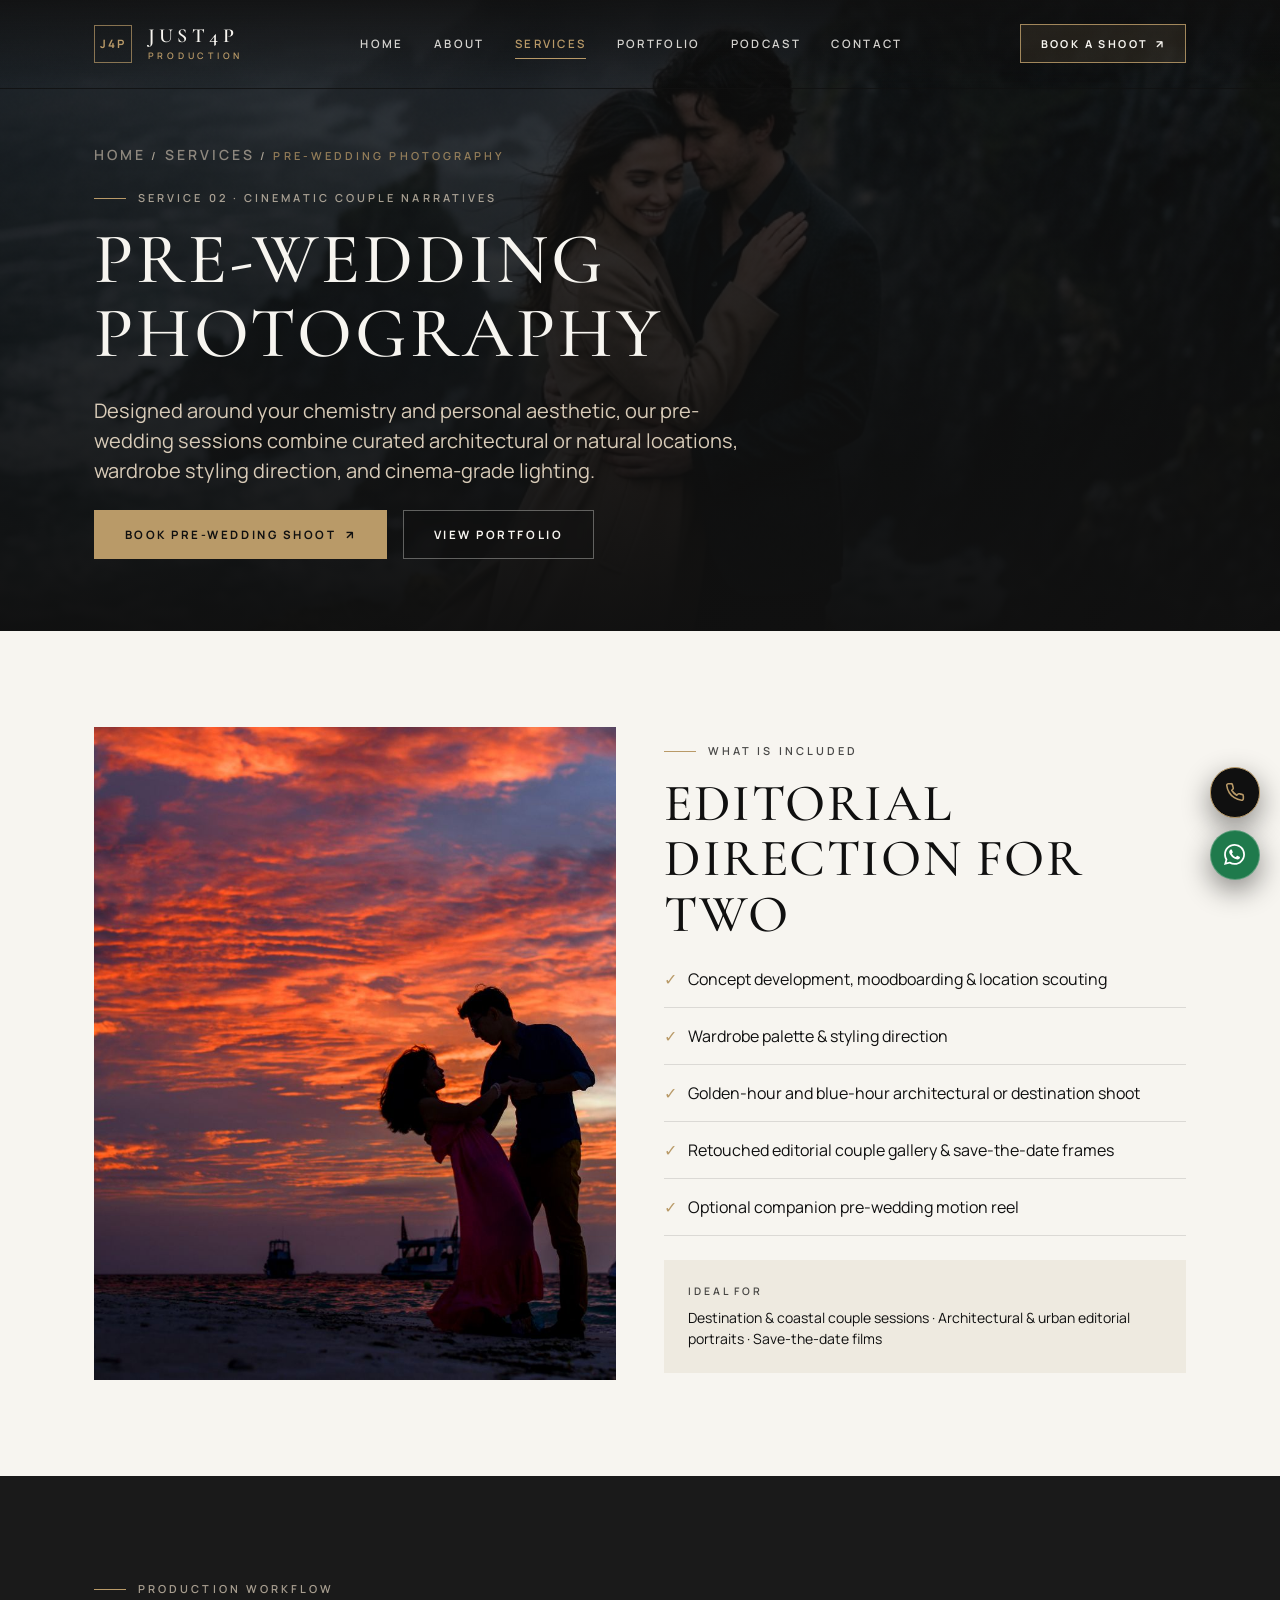
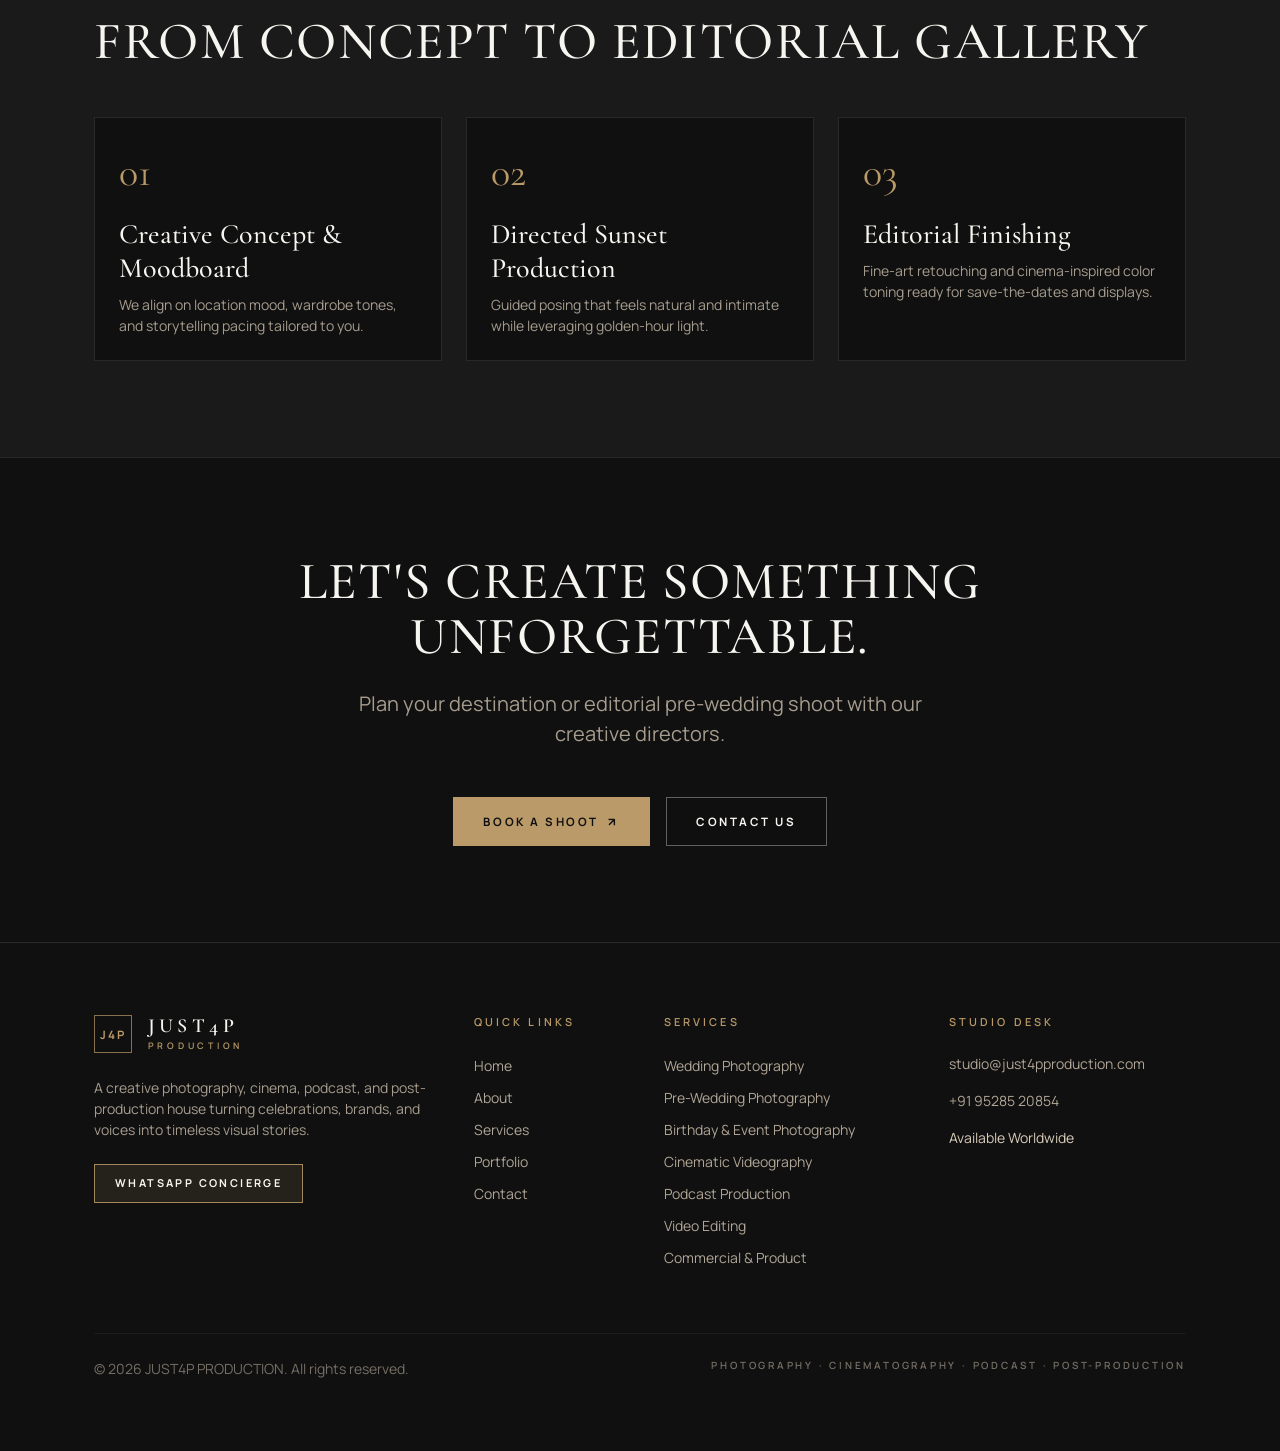
<file: pre-wedding-photography.html>
<!DOCTYPE html>
<html lang="en">
<head>
  <meta charset="UTF-8" />
  <meta name="viewport" content="width=device-width, initial-scale=1.0" />
  <title>Pre-Wedding Photography | JUST4P PRODUCTION</title>
  <meta name="description" content="Creative, editorial pre-wedding couple shoots with styling direction and cinematic lighting by JUST4P PRODUCTION." />
  <meta property="og:title" content="Pre-Wedding Photography | JUST4P PRODUCTION" />
  <meta property="og:image" content="assets/images/service-prewedding.jpg" />
  <link rel="icon" type="image/svg+xml" href="assets/images/favicon.svg" />
  <link rel="apple-touch-icon" href="assets/images/favicon.svg" />
  <link rel="preconnect" href="https://fonts.googleapis.com" />
  <link rel="preconnect" href="https://fonts.gstatic.com" crossorigin />
  <link href="https://fonts.googleapis.com/css2?family=Cormorant+Garamond:ital,wght@0,400;0,500;0,600;0,700;1,400&family=DM+Sans:wght@400;500;700&family=Manrope:wght@300;400;500;600;700&family=Playfair+Display:ital,wght@0,400;0,500;0,600;1,400&display=swap" rel="stylesheet" />
  <link href="https://cdn.jsdelivr.net/npm/bootstrap@5.3.3/dist/css/bootstrap.min.css" rel="stylesheet" crossorigin="anonymous" />
  <link rel="stylesheet" href="assets/css/style.css" />
</head>
<body>
  <header>
    <nav id="mainNavbar" class="navbar navbar-expand-lg fixed-top j4p-navbar" aria-label="Primary Navigation">
      <div class="container px-3 px-sm-4">
        <a class="navbar-brand d-inline-flex align-items-center gap-3 m-0" href="index.html"><span class="brand-monogram">J4P</span><span class="d-flex flex-column"><span class="brand-wordmark">JUST4P</span><span class="brand-subword">Production</span></span></a>
        <div class="collapse navbar-collapse justify-content-center d-none d-lg-flex">
          <ul class="navbar-nav align-items-center">
            <li class="nav-item"><a class="nav-link j4p-nav-link" href="index.html">Home</a></li>
            <li class="nav-item"><a class="nav-link j4p-nav-link" href="about.html">About</a></li>
            <li class="nav-item"><a class="nav-link j4p-nav-link active" href="services.html">Services</a></li>
            <li class="nav-item"><a class="nav-link j4p-nav-link" href="portfolio.html">Portfolio</a></li>
            <li class="nav-item"><a class="nav-link j4p-nav-link" href="podcast-production.html">Podcast</a></li>
            <li class="nav-item"><a class="nav-link j4p-nav-link" href="contact.html">Contact</a></li>
          </ul>
        </div>
        <div class="d-flex align-items-center gap-3">
          <a href="contact.html?service=Pre-Wedding%20Photography#booking-form" class="nav-cta-btn d-none d-sm-inline-flex"><span>Book a Shoot</span><span>&#8599;</span></a>
          <button class="j4p-icon-btn d-lg-none" type="button" data-bs-toggle="offcanvas" data-bs-target="#mobileNavDrawer" aria-label="Open menu"><svg width="20" height="20" viewBox="0 0 24 24" fill="none" stroke="currentColor" stroke-width="1.8"><line x1="3" y1="6" x2="21" y2="6"/><line x1="3" y1="12" x2="21" y2="12"/><line x1="3" y1="18" x2="21" y2="18"/></svg></button>
        </div>
      </div>
    </nav>
    <div class="offcanvas offcanvas-end j4p-offcanvas" tabindex="-1" id="mobileNavDrawer">
      <div class="offcanvas-header border-bottom border-subtle-dark px-4 py-4"><span class="font-display fs-4 tracking-eyebrow">JUST4P PRODUCTION</span><button type="button" class="j4p-icon-btn" data-bs-dismiss="offcanvas" aria-label="Close">&#10005;</button></div>
      <div class="offcanvas-body d-flex flex-column justify-content-between px-4 py-4">
        <nav class="d-flex flex-column"><a class="mobile-nav-link" href="index.html"><span>Home</span><span>&#8599;</span></a><a class="mobile-nav-link" href="about.html"><span>About</span><span>&#8599;</span></a><a class="mobile-nav-link active" href="services.html"><span>Services</span><span>&#8599;</span></a><a class="mobile-nav-link" href="portfolio.html"><span>Portfolio</span><span>&#8599;</span></a><a class="mobile-nav-link" href="podcast-production.html"><span>Podcast</span><span>&#8599;</span></a><a class="mobile-nav-link" href="contact.html"><span>Contact</span><span>&#8599;</span></a></nav>
        <a href="contact.html?service=Pre-Wedding%20Photography#booking-form" class="btn-gold w-100"><span>Book Pre-Wedding Shoot</span><span>&#8599;</span></a>
      </div>
    </div>
  </header>

  <main>
    <section class="page-hero">
      <img src="assets/images/service-prewedding.jpg" alt="Stylish couple on coastal cliffs at dusk for pre-wedding portrait" class="page-hero-bg" />
      <div class="page-hero-scrim"></div>
      <div class="container position-relative z-2 px-3 px-sm-4">
        <p class="tracking-eyebrow text-soft-beige opacity-75 mb-3"><a href="index.html" class="footer-link">Home</a> / <a href="services.html" class="footer-link">Services</a> / <span class="text-muted-gold">Pre-Wedding Photography</span></p>
        <div class="eyebrow-row mb-3"><span class="eyebrow-line"></span><span class="tracking-eyebrow text-soft-beige opacity-75">Service 02 · Cinematic Couple Narratives</span></div>
        <h1 class="hero-title text-warm-white mb-4">Pre-Wedding Photography</h1>
        <p class="fs-5 text-soft-beige opacity-85 mb-4" style="max-width: 680px;">Designed around your chemistry and personal aesthetic, our pre-wedding sessions combine curated architectural or natural locations, wardrobe styling direction, and cinema-grade lighting.</p>
        <div class="d-flex flex-wrap gap-3">
          <a href="contact.html?service=Pre-Wedding%20Photography#booking-form" class="btn-gold"><span>Book Pre-Wedding Shoot</span><span>&#8599;</span></a>
          <a href="portfolio.html" class="btn-outline-ivory"><span>View Portfolio</span></a>
        </div>
      </div>
    </section>

    <section class="bg-warm-white text-obsidian py-5" style="padding-top: 6rem !important; padding-bottom: 6rem !important;">
      <div class="container px-3 px-sm-4">
        <div class="row align-items-center g-5">
          <div class="col-12 col-lg-6 reveal-up"><div class="editorial-frame ratio-4x5"><img src="assets/images/portfolio-prewedding-1.jpg" alt="Couple silhouette against sunset sky" /></div></div>
          <div class="col-12 col-lg-6 reveal-up">
            <div class="eyebrow-row mb-3"><span class="eyebrow-line"></span><span class="tracking-eyebrow text-obsidian opacity-75">What Is Included</span></div>
            <h2 class="section-heading text-obsidian mb-4">Editorial Direction For Two</h2>
            <ul class="list-unstyled d-flex flex-column gap-3 mb-4">
              <li class="border-bottom border-subtle-light pb-3"><span class="text-muted-gold me-2">&#10003;</span> Concept development, moodboarding &amp; location scouting</li>
              <li class="border-bottom border-subtle-light pb-3"><span class="text-muted-gold me-2">&#10003;</span> Wardrobe palette &amp; styling direction</li>
              <li class="border-bottom border-subtle-light pb-3"><span class="text-muted-gold me-2">&#10003;</span> Golden-hour and blue-hour architectural or destination shoot</li>
              <li class="border-bottom border-subtle-light pb-3"><span class="text-muted-gold me-2">&#10003;</span> Retouched editorial couple gallery &amp; save-the-date frames</li>
              <li class="border-bottom border-subtle-light pb-3"><span class="text-muted-gold me-2">&#10003;</span> Optional companion pre-wedding motion reel</li>
            </ul>
            <div class="bg-soft-beige-soft p-4">
              <p class="tracking-eyebrow text-obsidian opacity-75 mb-2" style="font-size:0.65rem;">Ideal For</p>
              <p class="small text-obsidian mb-0">Destination &amp; coastal couple sessions · Architectural &amp; urban editorial portraits · Save-the-date films</p>
            </div>
          </div>
        </div>
      </div>
    </section>

    <section class="bg-charcoal text-warm-white py-5" style="padding-top: 6rem !important; padding-bottom: 6rem !important;">
      <div class="container px-3 px-sm-4">
        <div class="mb-5 reveal-up"><div class="eyebrow-row mb-3"><span class="eyebrow-line"></span><span class="tracking-eyebrow text-soft-beige opacity-75">Production Workflow</span></div><h2 class="section-heading text-warm-white">From Concept To Editorial Gallery</h2></div>
        <div class="row g-4">
          <div class="col-12 col-md-4 reveal-up"><div class="border border-subtle-dark bg-obsidian p-4 h-100"><span class="font-display fs-1 text-muted-gold">01</span><h3 class="font-display fs-3 mt-3">Creative Concept &amp; Moodboard</h3><p class="small text-soft-beige opacity-75 mb-0">We align on location mood, wardrobe tones, and storytelling pacing tailored to you.</p></div></div>
          <div class="col-12 col-md-4 reveal-up"><div class="border border-subtle-dark bg-obsidian p-4 h-100"><span class="font-display fs-1 text-muted-gold">02</span><h3 class="font-display fs-3 mt-3">Directed Sunset Production</h3><p class="small text-soft-beige opacity-75 mb-0">Guided posing that feels natural and intimate while leveraging golden-hour light.</p></div></div>
          <div class="col-12 col-md-4 reveal-up"><div class="border border-subtle-dark bg-obsidian p-4 h-100"><span class="font-display fs-1 text-muted-gold">03</span><h3 class="font-display fs-3 mt-3">Editorial Finishing</h3><p class="small text-soft-beige opacity-75 mb-0">Fine-art retouching and cinema-inspired color toning ready for save-the-dates and displays.</p></div></div>
        </div>
      </div>
    </section>

    <section class="bg-obsidian border-top border-subtle-dark text-center text-warm-white py-5" style="padding-top: 6rem !important; padding-bottom: 6rem !important;">
      <div class="container px-3 px-sm-4 reveal-up" style="max-width: 840px;">
        <h2 class="section-heading text-warm-white mb-4">Let&apos;s Create Something Unforgettable.</h2>
        <p class="fs-5 text-soft-beige opacity-75 mx-auto mb-5" style="max-width: 600px;">Plan your destination or editorial pre-wedding shoot with our creative directors.</p>
        <div class="d-flex flex-wrap justify-content-center gap-3">
          <a href="contact.html?service=Pre-Wedding%20Photography#booking-form" class="btn-gold"><span>Book a Shoot</span><span>&#8599;</span></a>
          <a href="contact.html" class="btn-outline-ivory"><span>Contact Us</span></a>
        </div>
      </div>
    </section>
  </main>

  <footer class="j4p-footer text-warm-white py-5">
    <div class="container px-3 px-sm-4 py-4">
      <div class="row g-5">
        <div class="col-12 col-md-6 col-lg-4"><a class="d-inline-flex align-items-center gap-3 text-decoration-none mb-4" href="index.html"><span class="brand-monogram">J4P</span><span class="d-flex flex-column"><span class="brand-wordmark">JUST4P</span><span class="brand-subword">Production</span></span></a><p class="small text-soft-beige opacity-75 mb-4">A creative photography, cinema, podcast, and post-production house turning celebrations, brands, and voices into timeless visual stories.</p><a href="#" data-whatsapp-link target="_blank" rel="noopener noreferrer" class="nav-cta-btn"><span>WhatsApp Concierge</span></a></div>
        <div class="col-6 col-md-3 col-lg-2"><h3 class="tracking-eyebrow text-muted-gold mb-4">Quick Links</h3><ul class="list-unstyled d-flex flex-column gap-2"><li><a class="footer-link" href="index.html">Home</a></li><li><a class="footer-link" href="about.html">About</a></li><li><a class="footer-link" href="services.html">Services</a></li><li><a class="footer-link" href="portfolio.html">Portfolio</a></li><li><a class="footer-link" href="contact.html">Contact</a></li></ul></div>
        <div class="col-6 col-md-3 col-lg-3"><h3 class="tracking-eyebrow text-muted-gold mb-4">Services</h3><ul class="list-unstyled d-flex flex-column gap-2"><li><a class="footer-link" href="wedding-photography.html">Wedding Photography</a></li><li><a class="footer-link" href="pre-wedding-photography.html">Pre-Wedding Photography</a></li><li><a class="footer-link" href="event-birthday-photography.html">Birthday &amp; Event Photography</a></li><li><a class="footer-link" href="videography.html">Cinematic Videography</a></li><li><a class="footer-link" href="podcast-production.html">Podcast Production</a></li><li><a class="footer-link" href="video-editing.html">Video Editing</a></li><li><a class="footer-link" href="commercial-product-photography.html">Commercial &amp; Product</a></li></ul></div>
        <div class="col-12 col-lg-3"><h3 class="tracking-eyebrow text-muted-gold mb-4">Studio Desk</h3><ul class="list-unstyled d-flex flex-column gap-3 small text-soft-beige opacity-85"><li><a class="footer-link" href="mailto:studio@just4pproduction.com">studio@just4pproduction.com</a></li><li><a class="footer-link" href="tel:+919528520854">+91 95285 20854</a></li><li>Available Worldwide</li></ul></div>
      </div>
      <div class="d-flex flex-column flex-sm-row justify-content-between gap-3 border-top border-subtle-dark mt-5 pt-4 small text-soft-beige opacity-50"><p class="mb-0">&copy; 2026 JUST4P PRODUCTION. All rights reserved.</p><p class="mb-0 tracking-eyebrow" style="font-size:0.62rem;">Photography · Cinematography · Podcast · Post-Production</p></div>
    </div>
  </footer>
  <script src="https://cdn.jsdelivr.net/npm/bootstrap@5.3.3/dist/js/bootstrap.bundle.min.js" crossorigin="anonymous"></script>
  <script src="assets/js/data.js"></script>
  <script src="assets/js/main.js"></script>
</body>
</html>
</file>
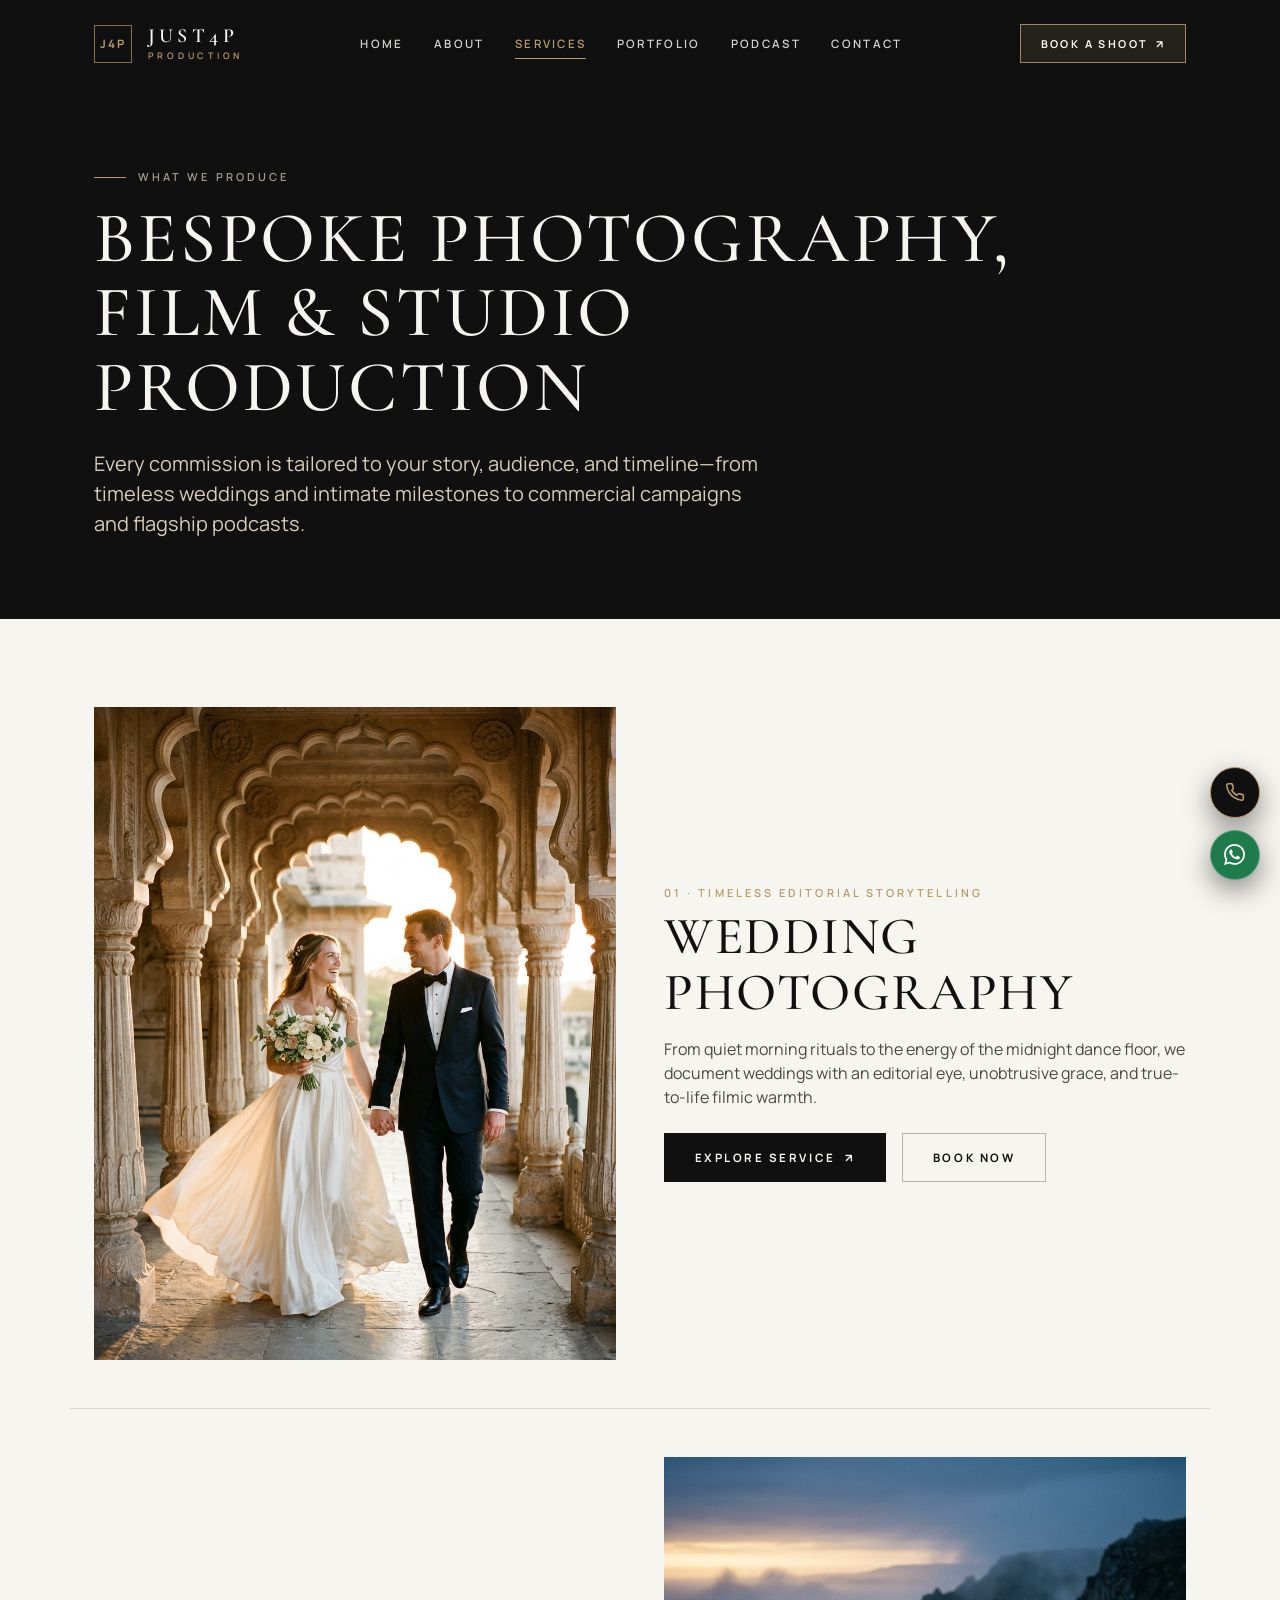
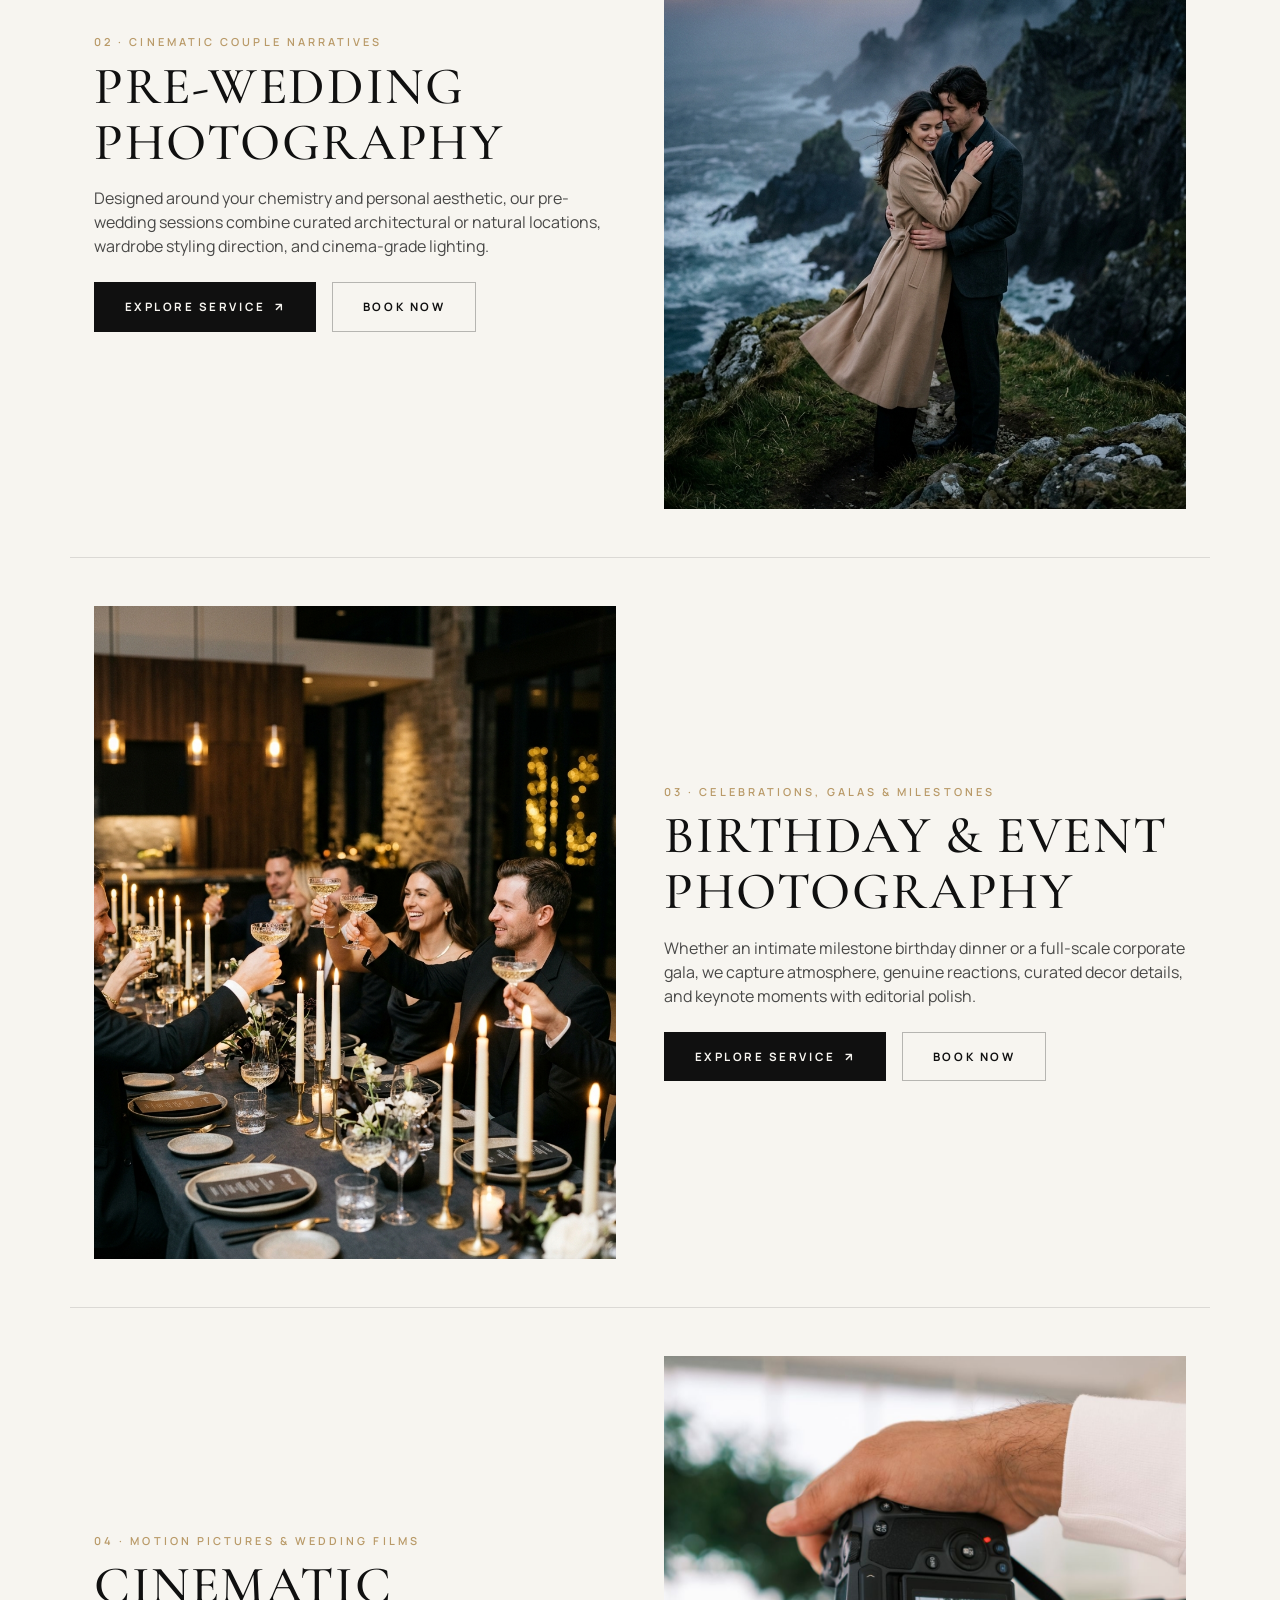
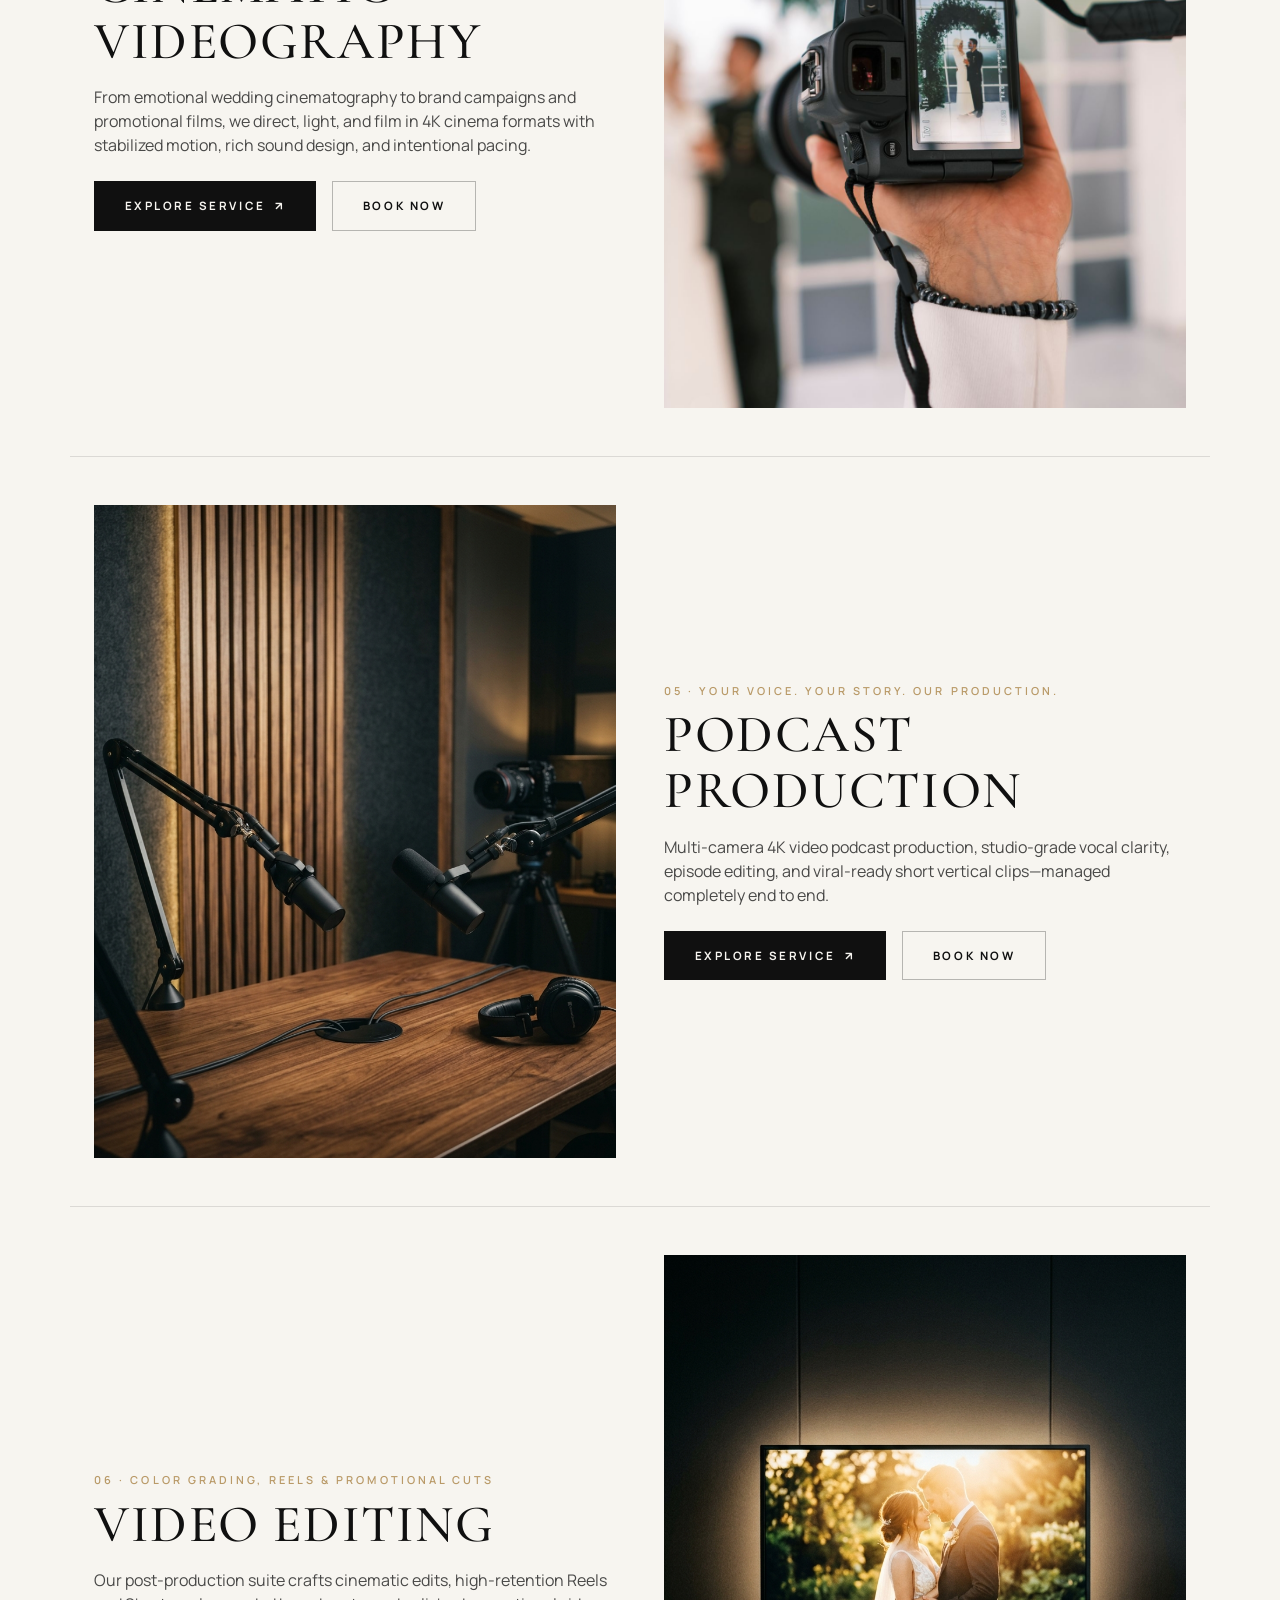
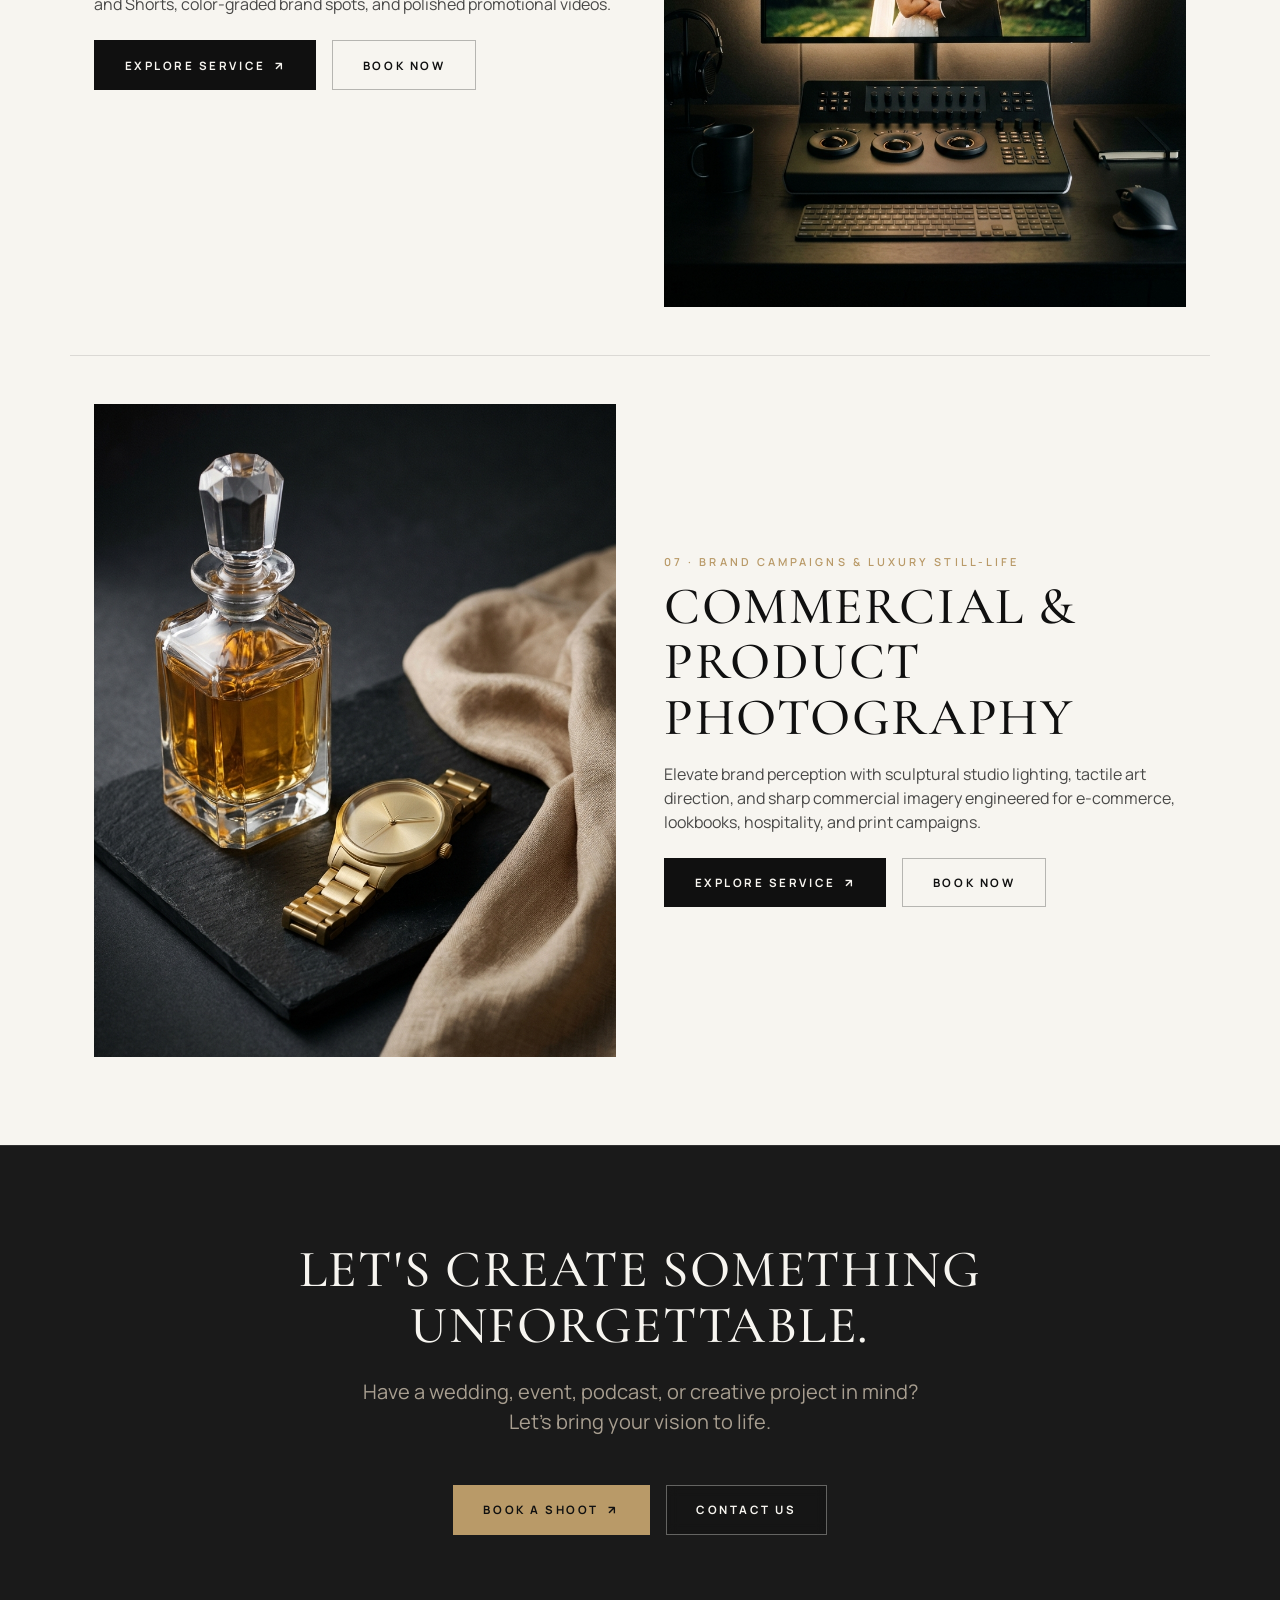
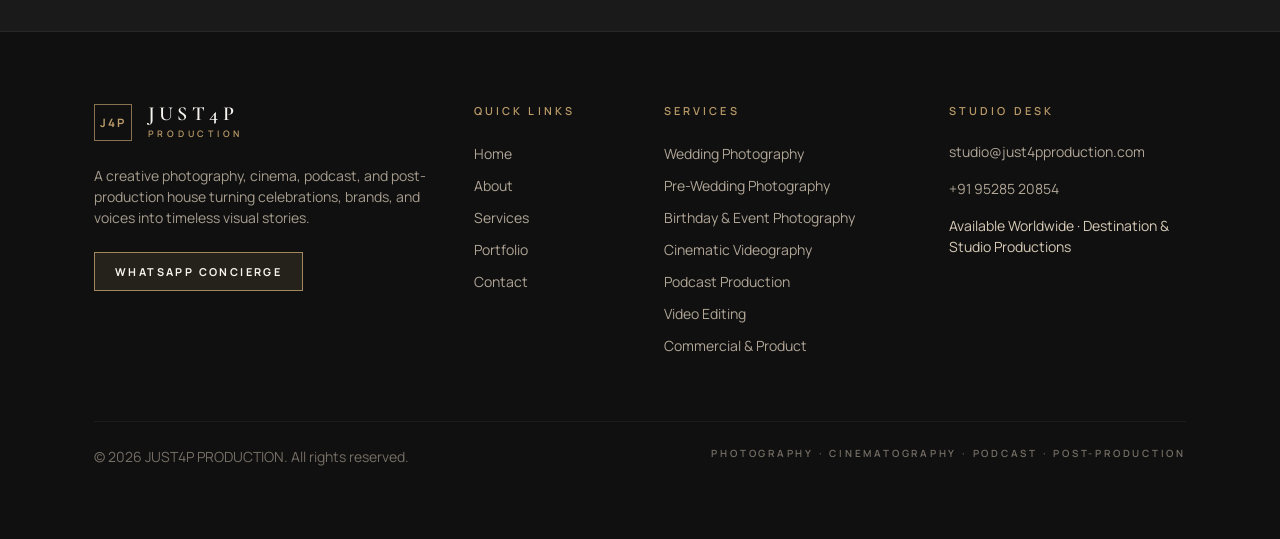
<file: services.html>
<!DOCTYPE html>
<html lang="en">
<head>
  <meta charset="UTF-8" />
  <meta name="viewport" content="width=device-width, initial-scale=1.0" />
  <title>Services | JUST4P PRODUCTION</title>
  <meta name="description" content="Explore photography, wedding cinematography, podcast production, video editing, reels, and commercial production services by JUST4P PRODUCTION." />

  <link rel="icon" type="image/svg+xml" href="assets/images/favicon.svg" />
  <link rel="apple-touch-icon" href="assets/images/favicon.svg" />
  <link rel="preconnect" href="https://fonts.googleapis.com" />
  <link rel="preconnect" href="https://fonts.gstatic.com" crossorigin />
  <link href="https://fonts.googleapis.com/css2?family=Cormorant+Garamond:ital,wght@0,400;0,500;0,600;0,700;1,400&family=DM+Sans:wght@400;500;700&family=Manrope:wght@300;400;500;600;700&family=Playfair+Display:ital,wght@0,400;0,500;0,600;1,400&display=swap" rel="stylesheet" />
  <link href="https://cdn.jsdelivr.net/npm/bootstrap@5.3.3/dist/css/bootstrap.min.css" rel="stylesheet" crossorigin="anonymous" />
  <link rel="stylesheet" href="assets/css/style.css" />
</head>
<body>

  <header>
    <nav id="mainNavbar" class="navbar navbar-expand-lg fixed-top j4p-navbar" aria-label="Primary Navigation">
      <div class="container px-3 px-sm-4">
        <a class="navbar-brand d-inline-flex align-items-center gap-3 m-0" href="index.html">
          <span class="brand-monogram">J4P</span>
          <span class="d-flex flex-column"><span class="brand-wordmark">JUST4P</span><span class="brand-subword">Production</span></span>
        </a>
        <div class="collapse navbar-collapse justify-content-center d-none d-lg-flex">
          <ul class="navbar-nav align-items-center">
            <li class="nav-item"><a class="nav-link j4p-nav-link" href="index.html">Home</a></li>
            <li class="nav-item"><a class="nav-link j4p-nav-link" href="about.html">About</a></li>
            <li class="nav-item"><a class="nav-link j4p-nav-link active" href="services.html">Services</a></li>
            <li class="nav-item"><a class="nav-link j4p-nav-link" href="portfolio.html">Portfolio</a></li>
            <li class="nav-item"><a class="nav-link j4p-nav-link" href="podcast-production.html">Podcast</a></li>
            <li class="nav-item"><a class="nav-link j4p-nav-link" href="contact.html">Contact</a></li>
          </ul>
        </div>
        <div class="d-flex align-items-center gap-3">
          <a href="contact.html#booking-form" class="nav-cta-btn d-none d-sm-inline-flex"><span>Book a Shoot</span><span>&#8599;</span></a>
          <button class="j4p-icon-btn d-lg-none" type="button" data-bs-toggle="offcanvas" data-bs-target="#mobileNavDrawer" aria-label="Open menu">
            <svg width="20" height="20" viewBox="0 0 24 24" fill="none" stroke="currentColor" stroke-width="1.8"><line x1="3" y1="6" x2="21" y2="6"/><line x1="3" y1="12" x2="21" y2="12"/><line x1="3" y1="18" x2="21" y2="18"/></svg>
          </button>
        </div>
      </div>
    </nav>
    <div class="offcanvas offcanvas-end j4p-offcanvas" tabindex="-1" id="mobileNavDrawer">
      <div class="offcanvas-header border-bottom border-subtle-dark px-4 py-4">
        <span class="font-display fs-4 tracking-eyebrow">JUST4P PRODUCTION</span>
        <button type="button" class="j4p-icon-btn" data-bs-dismiss="offcanvas" aria-label="Close">&#10005;</button>
      </div>
      <div class="offcanvas-body d-flex flex-column justify-content-between px-4 py-4">
        <nav class="d-flex flex-column">
          <a class="mobile-nav-link" href="index.html"><span>Home</span><span>&#8599;</span></a>
          <a class="mobile-nav-link" href="about.html"><span>About</span><span>&#8599;</span></a>
          <a class="mobile-nav-link active" href="services.html"><span>Services</span><span>&#8599;</span></a>
          <a class="mobile-nav-link" href="portfolio.html"><span>Portfolio</span><span>&#8599;</span></a>
          <a class="mobile-nav-link" href="podcast-production.html"><span>Podcast</span><span>&#8599;</span></a>
          <a class="mobile-nav-link" href="contact.html"><span>Contact</span><span>&#8599;</span></a>
        </nav>
        <a href="contact.html#booking-form" class="btn-gold w-100"><span>Book a Shoot</span><span>&#8599;</span></a>
      </div>
    </div>
  </header>

  <main>
    <section class="bg-obsidian text-warm-white" style="padding: 10rem 0 5rem;">
      <div class="container px-3 px-sm-4">
        <div class="eyebrow-row mb-3"><span class="eyebrow-line"></span><span class="tracking-eyebrow text-soft-beige opacity-75">What We Produce</span></div>
        <h1 class="hero-title text-warm-white mb-4" style="max-width: 920px;">Bespoke Photography, Film &amp; Studio Production</h1>
        <p class="fs-5 text-soft-beige opacity-85 mb-0" style="max-width: 680px;">Every commission is tailored to your story, audience, and timeline—from timeless weddings and intimate milestones to commercial campaigns and flagship podcasts.</p>
      </div>
    </section>

    <section class="bg-warm-white text-obsidian py-5" style="padding-top: 5.5rem !important; padding-bottom: 5.5rem !important;">
      <div class="container px-3 px-sm-4">
        <!-- 01 Wedding -->
        <div class="row align-items-center g-5 pb-5 mb-5 border-bottom border-subtle-light reveal-up">
          <div class="col-12 col-lg-6">
            <a href="wedding-photography.html" class="d-block editorial-frame ratio-4x5"><img src="assets/images/service-wedding.jpg" alt="Wedding Photography" /></a>
          </div>
          <div class="col-12 col-lg-6">
            <p class="tracking-eyebrow text-muted-gold mb-2">01 · Timeless Editorial Storytelling</p>
            <h2 class="section-heading text-obsidian mb-3">Wedding Photography</h2>
            <p class="text-obsidian opacity-75 mb-4">From quiet morning rituals to the energy of the midnight dance floor, we document weddings with an editorial eye, unobtrusive grace, and true-to-life filmic warmth.</p>
            <div class="d-flex flex-wrap gap-3">
              <a href="wedding-photography.html" class="btn-dark-luxury"><span>Explore Service</span><span>&#8599;</span></a>
              <a href="contact.html?service=Wedding%20Photography#booking-form" class="btn-outline-dark-luxury"><span>Book Now</span></a>
            </div>
          </div>
        </div>

        <!-- 02 Pre-Wedding -->
        <div class="row align-items-center g-5 pb-5 mb-5 border-bottom border-subtle-light reveal-up">
          <div class="col-12 col-lg-6 order-lg-2">
            <a href="pre-wedding-photography.html" class="d-block editorial-frame ratio-4x5"><img src="assets/images/service-prewedding.jpg" alt="Pre-Wedding Photography" /></a>
          </div>
          <div class="col-12 col-lg-6 order-lg-1">
            <p class="tracking-eyebrow text-muted-gold mb-2">02 · Cinematic Couple Narratives</p>
            <h2 class="section-heading text-obsidian mb-3">Pre-Wedding Photography</h2>
            <p class="text-obsidian opacity-75 mb-4">Designed around your chemistry and personal aesthetic, our pre-wedding sessions combine curated architectural or natural locations, wardrobe styling direction, and cinema-grade lighting.</p>
            <div class="d-flex flex-wrap gap-3">
              <a href="pre-wedding-photography.html" class="btn-dark-luxury"><span>Explore Service</span><span>&#8599;</span></a>
              <a href="contact.html?service=Pre-Wedding%20Photography#booking-form" class="btn-outline-dark-luxury"><span>Book Now</span></a>
            </div>
          </div>
        </div>

        <!-- 03 Birthday & Events -->
        <div class="row align-items-center g-5 pb-5 mb-5 border-bottom border-subtle-light reveal-up">
          <div class="col-12 col-lg-6">
            <a href="event-birthday-photography.html" class="d-block editorial-frame ratio-4x5"><img src="assets/images/service-events.jpg" alt="Birthday and Event Photography" /></a>
          </div>
          <div class="col-12 col-lg-6">
            <p class="tracking-eyebrow text-muted-gold mb-2">03 · Celebrations, Galas &amp; Milestones</p>
            <h2 class="section-heading text-obsidian mb-3">Birthday &amp; Event Photography</h2>
            <p class="text-obsidian opacity-75 mb-4">Whether an intimate milestone birthday dinner or a full-scale corporate gala, we capture atmosphere, genuine reactions, curated decor details, and keynote moments with editorial polish.</p>
            <div class="d-flex flex-wrap gap-3">
              <a href="event-birthday-photography.html" class="btn-dark-luxury"><span>Explore Service</span><span>&#8599;</span></a>
              <a href="contact.html?service=Birthday%20Party%20Photography#booking-form" class="btn-outline-dark-luxury"><span>Book Now</span></a>
            </div>
          </div>
        </div>

        <!-- 04 Videography -->
        <div class="row align-items-center g-5 pb-5 mb-5 border-bottom border-subtle-light reveal-up">
          <div class="col-12 col-lg-6 order-lg-2">
            <a href="videography.html" class="d-block editorial-frame ratio-4x5"><img src="assets/images/service-videography.jpg" alt="Cinematic Videography" /></a>
          </div>
          <div class="col-12 col-lg-6 order-lg-1">
            <p class="tracking-eyebrow text-muted-gold mb-2">04 · Motion Pictures &amp; Wedding Films</p>
            <h2 class="section-heading text-obsidian mb-3">Cinematic Videography</h2>
            <p class="text-obsidian opacity-75 mb-4">From emotional wedding cinematography to brand campaigns and promotional films, we direct, light, and film in 4K cinema formats with stabilized motion, rich sound design, and intentional pacing.</p>
            <div class="d-flex flex-wrap gap-3">
              <a href="videography.html" class="btn-dark-luxury"><span>Explore Service</span><span>&#8599;</span></a>
              <a href="contact.html?service=Professional%20Videography#booking-form" class="btn-outline-dark-luxury"><span>Book Now</span></a>
            </div>
          </div>
        </div>

        <!-- 05 Podcast -->
        <div class="row align-items-center g-5 pb-5 mb-5 border-bottom border-subtle-light reveal-up">
          <div class="col-12 col-lg-6">
            <a href="podcast-production.html" class="d-block editorial-frame ratio-4x5"><img src="assets/images/service-podcast.jpg" alt="Podcast Production" /></a>
          </div>
          <div class="col-12 col-lg-6">
            <p class="tracking-eyebrow text-muted-gold mb-2">05 · Your Voice. Your Story. Our Production.</p>
            <h2 class="section-heading text-obsidian mb-3">Podcast Production</h2>
            <p class="text-obsidian opacity-75 mb-4">Multi-camera 4K video podcast production, studio-grade vocal clarity, episode editing, and viral-ready short vertical clips—managed completely end to end.</p>
            <div class="d-flex flex-wrap gap-3">
              <a href="podcast-production.html" class="btn-dark-luxury"><span>Explore Service</span><span>&#8599;</span></a>
              <a href="contact.html?service=Podcast%20Recording%20and%20Production#booking-form" class="btn-outline-dark-luxury"><span>Book Now</span></a>
            </div>
          </div>
        </div>

        <!-- 06 Video Editing -->
        <div class="row align-items-center g-5 pb-5 mb-5 border-bottom border-subtle-light reveal-up">
          <div class="col-12 col-lg-6 order-lg-2">
            <a href="video-editing.html" class="d-block editorial-frame ratio-4x5"><img src="assets/images/service-editing.jpg" alt="Video Editing and Color Grading" /></a>
          </div>
          <div class="col-12 col-lg-6 order-lg-1">
            <p class="tracking-eyebrow text-muted-gold mb-2">06 · Color Grading, Reels &amp; Promotional Cuts</p>
            <h2 class="section-heading text-obsidian mb-3">Video Editing</h2>
            <p class="text-obsidian opacity-75 mb-4">Our post-production suite crafts cinematic edits, high-retention Reels and Shorts, color-graded brand spots, and polished promotional videos.</p>
            <div class="d-flex flex-wrap gap-3">
              <a href="video-editing.html" class="btn-dark-luxury"><span>Explore Service</span><span>&#8599;</span></a>
              <a href="contact.html?service=Video%20Editing#booking-form" class="btn-outline-dark-luxury"><span>Book Now</span></a>
            </div>
          </div>
        </div>

        <!-- 07 Commercial & Product -->
        <div class="row align-items-center g-5 reveal-up">
          <div class="col-12 col-lg-6">
            <a href="commercial-product-photography.html" class="d-block editorial-frame ratio-4x5"><img src="assets/images/service-commercial.jpg" alt="Commercial and Product Photography" /></a>
          </div>
          <div class="col-12 col-lg-6">
            <p class="tracking-eyebrow text-muted-gold mb-2">07 · Brand Campaigns &amp; Luxury Still-Life</p>
            <h2 class="section-heading text-obsidian mb-3">Commercial &amp; Product Photography</h2>
            <p class="text-obsidian opacity-75 mb-4">Elevate brand perception with sculptural studio lighting, tactile art direction, and sharp commercial imagery engineered for e-commerce, lookbooks, hospitality, and print campaigns.</p>
            <div class="d-flex flex-wrap gap-3">
              <a href="commercial-product-photography.html" class="btn-dark-luxury"><span>Explore Service</span><span>&#8599;</span></a>
              <a href="contact.html?service=Commercial%20Photography#booking-form" class="btn-outline-dark-luxury"><span>Book Now</span></a>
            </div>
          </div>
        </div>
      </div>
    </section>

    <section class="bg-charcoal border-top border-subtle-dark text-center text-warm-white py-5" style="padding-top: 6rem !important; padding-bottom: 6rem !important;">
      <div class="container px-3 px-sm-4 reveal-up" style="max-width: 840px;">
        <h2 class="section-heading text-warm-white mb-4">Let&apos;s Create Something Unforgettable.</h2>
        <p class="fs-5 text-soft-beige opacity-75 mx-auto mb-5" style="max-width: 600px;">Have a wedding, event, podcast, or creative project in mind? Let&apos;s bring your vision to life.</p>
        <div class="d-flex flex-wrap justify-content-center gap-3">
          <a href="contact.html#booking-form" class="btn-gold"><span>Book a Shoot</span><span>&#8599;</span></a>
          <a href="contact.html" class="btn-outline-ivory"><span>Contact Us</span></a>
        </div>
      </div>
    </section>
  </main>

  <footer class="j4p-footer text-warm-white py-5">
    <div class="container px-3 px-sm-4 py-4">
      <div class="row g-5">
        <div class="col-12 col-md-6 col-lg-4">
          <a class="d-inline-flex align-items-center gap-3 text-decoration-none mb-4" href="index.html">
            <span class="brand-monogram">J4P</span>
            <span class="d-flex flex-column"><span class="brand-wordmark">JUST4P</span><span class="brand-subword">Production</span></span>
          </a>
          <p class="small text-soft-beige opacity-75 mb-4">A creative photography, cinema, podcast, and post-production house turning celebrations, brands, and voices into timeless visual stories.</p>
          <a href="#" data-whatsapp-link target="_blank" rel="noopener noreferrer" class="nav-cta-btn"><span>WhatsApp Concierge</span></a>
        </div>
        <div class="col-6 col-md-3 col-lg-2">
          <h3 class="tracking-eyebrow text-muted-gold mb-4">Quick Links</h3>
          <ul class="list-unstyled d-flex flex-column gap-2">
            <li><a class="footer-link" href="index.html">Home</a></li>
            <li><a class="footer-link" href="about.html">About</a></li>
            <li><a class="footer-link" href="services.html">Services</a></li>
            <li><a class="footer-link" href="portfolio.html">Portfolio</a></li>
            <li><a class="footer-link" href="contact.html">Contact</a></li>
          </ul>
        </div>
        <div class="col-6 col-md-3 col-lg-3">
          <h3 class="tracking-eyebrow text-muted-gold mb-4">Services</h3>
          <ul class="list-unstyled d-flex flex-column gap-2">
            <li><a class="footer-link" href="wedding-photography.html">Wedding Photography</a></li>
            <li><a class="footer-link" href="pre-wedding-photography.html">Pre-Wedding Photography</a></li>
            <li><a class="footer-link" href="event-birthday-photography.html">Birthday &amp; Event Photography</a></li>
            <li><a class="footer-link" href="videography.html">Cinematic Videography</a></li>
            <li><a class="footer-link" href="podcast-production.html">Podcast Production</a></li>
            <li><a class="footer-link" href="video-editing.html">Video Editing</a></li>
            <li><a class="footer-link" href="commercial-product-photography.html">Commercial &amp; Product</a></li>
          </ul>
        </div>
        <div class="col-12 col-lg-3">
          <h3 class="tracking-eyebrow text-muted-gold mb-4">Studio Desk</h3>
          <ul class="list-unstyled d-flex flex-column gap-3 small text-soft-beige opacity-85">
            <li><a class="footer-link" href="mailto:studio@just4pproduction.com">studio@just4pproduction.com</a></li>
            <li><a class="footer-link" href="tel:+919528520854">+91 95285 20854</a></li>
            <li>Available Worldwide · Destination &amp; Studio Productions</li>
          </ul>
        </div>
      </div>
      <div class="d-flex flex-column flex-sm-row justify-content-between gap-3 border-top border-subtle-dark mt-5 pt-4 small text-soft-beige opacity-50">
        <p class="mb-0">&copy; 2026 JUST4P PRODUCTION. All rights reserved.</p>
        <p class="mb-0 tracking-eyebrow" style="font-size:0.62rem;">Photography · Cinematography · Podcast · Post-Production</p>
      </div>
    </div>
  </footer>

  <script src="https://cdn.jsdelivr.net/npm/bootstrap@5.3.3/dist/js/bootstrap.bundle.min.js" crossorigin="anonymous"></script>
  <script src="assets/js/data.js"></script>
  <script src="assets/js/main.js"></script>
</body>
</html>
</file>
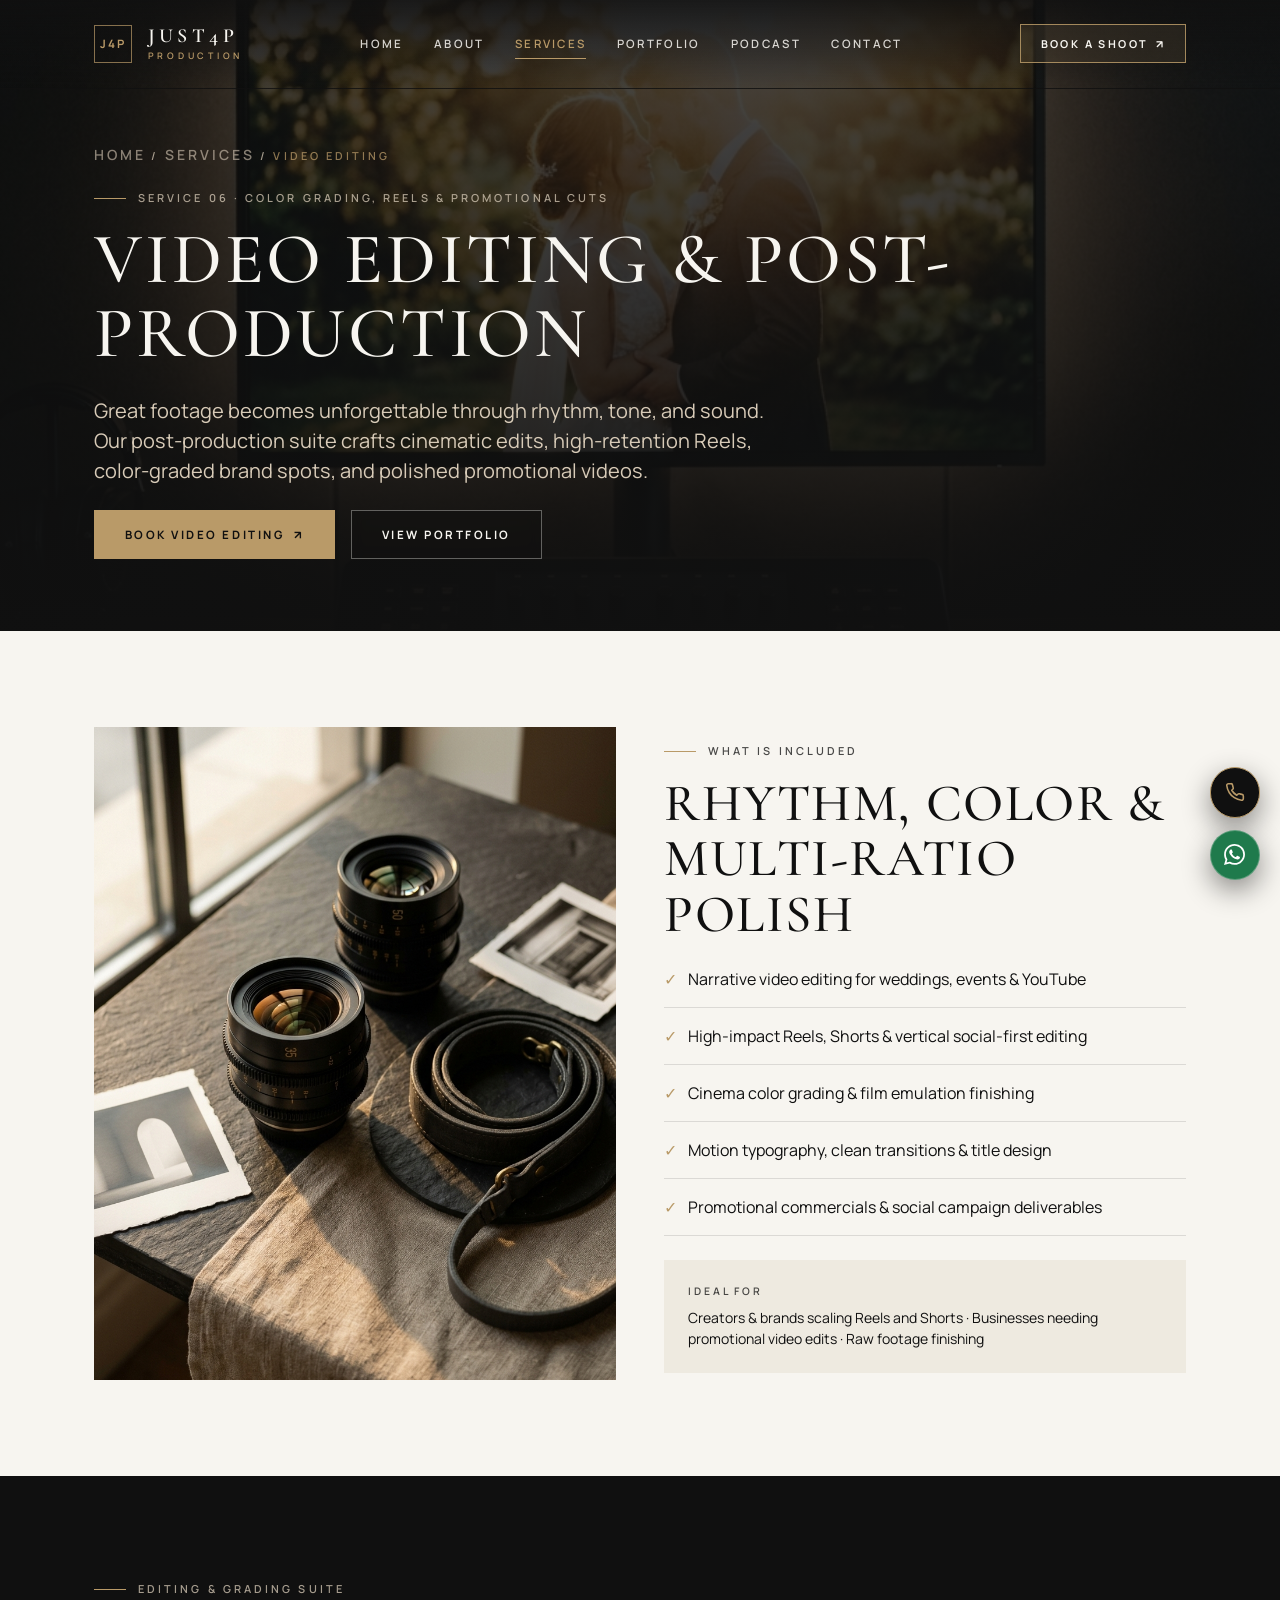
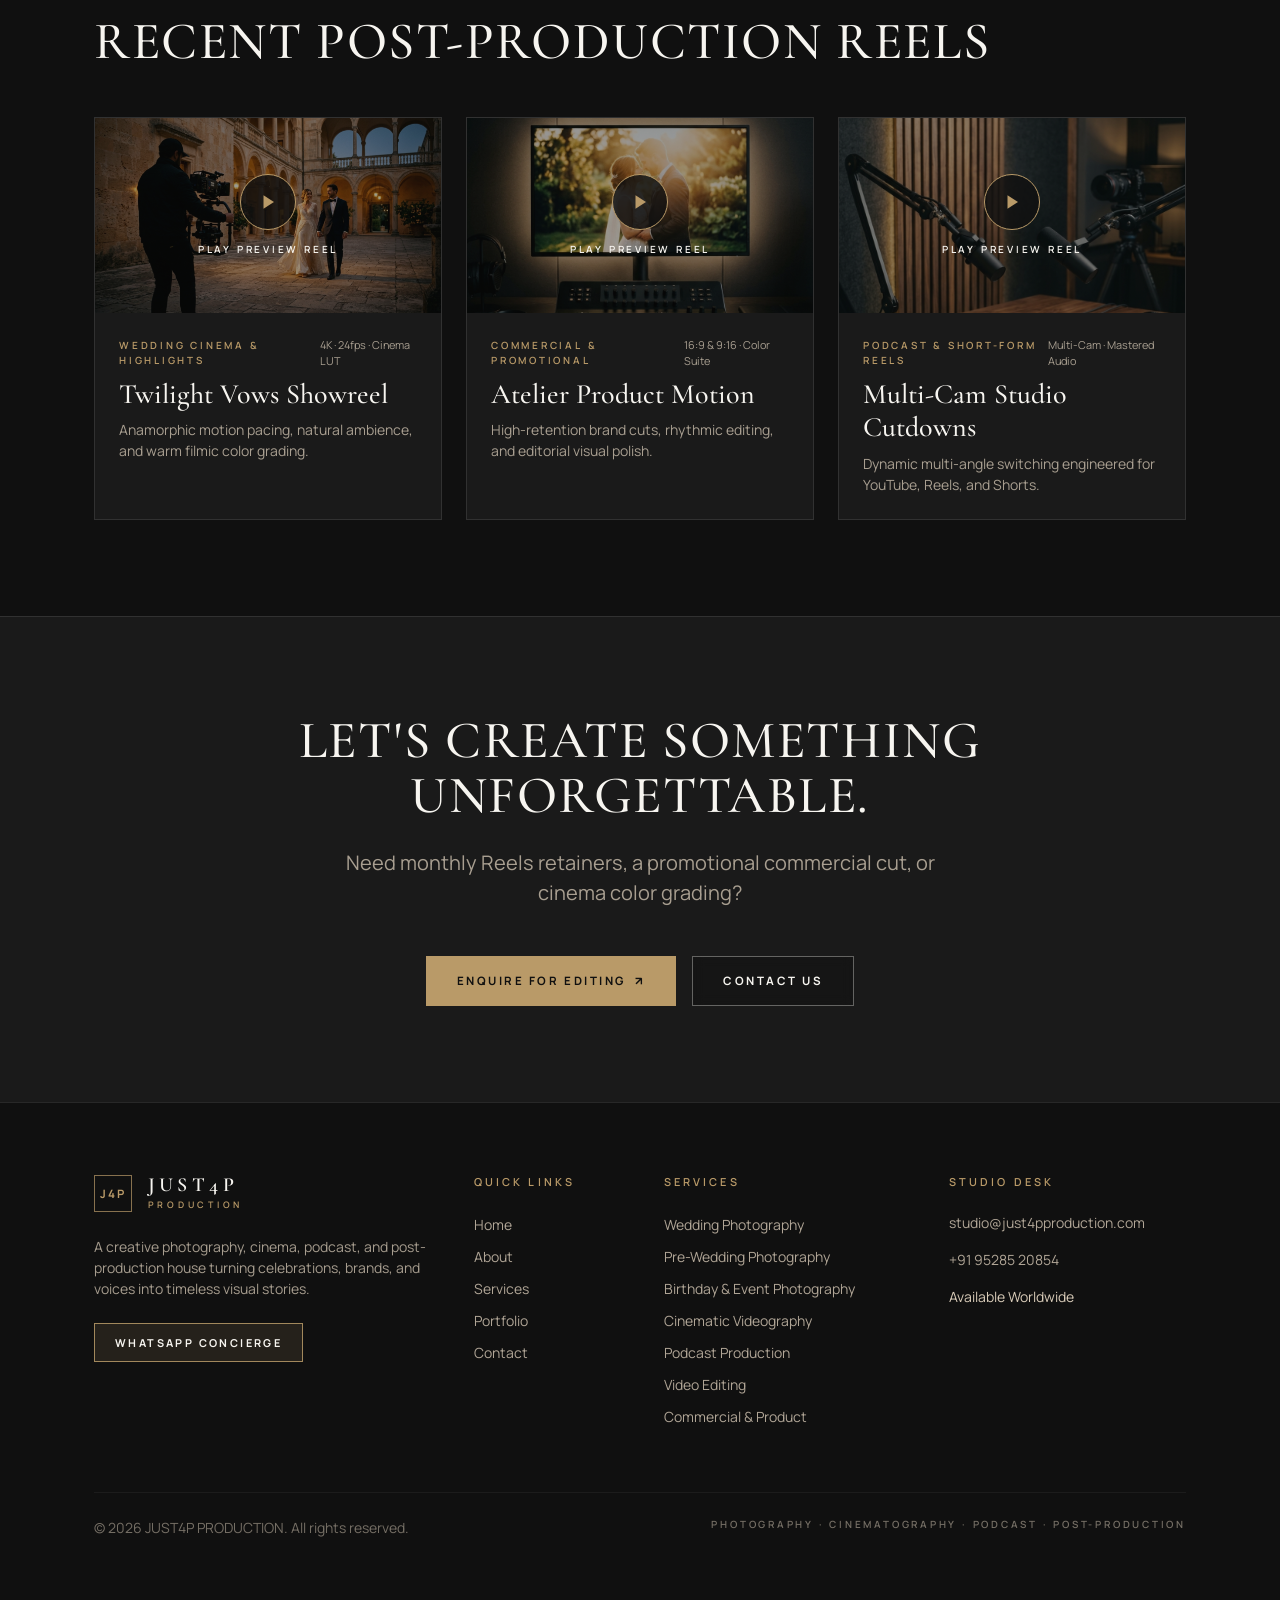
<file: video-editing.html>
<!DOCTYPE html>
<html lang="en">
<head>
  <meta charset="UTF-8" />
  <meta name="viewport" content="width=device-width, initial-scale=1.0" />
  <title>Video Editing &amp; Post-Production | JUST4P PRODUCTION</title>
  <meta name="description" content="Cinematic video editing, color grading, short-form reels, and promotional video post-production by JUST4P PRODUCTION." />
  <meta property="og:title" content="Video Editing &amp; Post-Production | JUST4P PRODUCTION" />
  <meta property="og:image" content="assets/images/service-editing.jpg" />
  <link rel="icon" type="image/svg+xml" href="assets/images/favicon.svg" />
  <link rel="apple-touch-icon" href="assets/images/favicon.svg" />
  <link rel="preconnect" href="https://fonts.googleapis.com" />
  <link rel="preconnect" href="https://fonts.gstatic.com" crossorigin />
  <link href="https://fonts.googleapis.com/css2?family=Cormorant+Garamond:ital,wght@0,400;0,500;0,600;0,700;1,400&family=DM+Sans:wght@400;500;700&family=Manrope:wght@300;400;500;600;700&family=Playfair+Display:ital,wght@0,400;0,500;0,600;1,400&display=swap" rel="stylesheet" />
  <link href="https://cdn.jsdelivr.net/npm/bootstrap@5.3.3/dist/css/bootstrap.min.css" rel="stylesheet" crossorigin="anonymous" />
  <link rel="stylesheet" href="assets/css/style.css" />
</head>
<body>
  <header>
    <nav id="mainNavbar" class="navbar navbar-expand-lg fixed-top j4p-navbar" aria-label="Primary Navigation">
      <div class="container px-3 px-sm-4">
        <a class="navbar-brand d-inline-flex align-items-center gap-3 m-0" href="index.html"><span class="brand-monogram">J4P</span><span class="d-flex flex-column"><span class="brand-wordmark">JUST4P</span><span class="brand-subword">Production</span></span></a>
        <div class="collapse navbar-collapse justify-content-center d-none d-lg-flex">
          <ul class="navbar-nav align-items-center">
            <li class="nav-item"><a class="nav-link j4p-nav-link" href="index.html">Home</a></li>
            <li class="nav-item"><a class="nav-link j4p-nav-link" href="about.html">About</a></li>
            <li class="nav-item"><a class="nav-link j4p-nav-link active" href="services.html">Services</a></li>
            <li class="nav-item"><a class="nav-link j4p-nav-link" href="portfolio.html">Portfolio</a></li>
            <li class="nav-item"><a class="nav-link j4p-nav-link" href="podcast-production.html">Podcast</a></li>
            <li class="nav-item"><a class="nav-link j4p-nav-link" href="contact.html">Contact</a></li>
          </ul>
        </div>
        <div class="d-flex align-items-center gap-3">
          <a href="contact.html?service=Video%20Editing#booking-form" class="nav-cta-btn d-none d-sm-inline-flex"><span>Book a Shoot</span><span>&#8599;</span></a>
          <button class="j4p-icon-btn d-lg-none" type="button" data-bs-toggle="offcanvas" data-bs-target="#mobileNavDrawer" aria-label="Open menu"><svg width="20" height="20" viewBox="0 0 24 24" fill="none" stroke="currentColor" stroke-width="1.8"><line x1="3" y1="6" x2="21" y2="6"/><line x1="3" y1="12" x2="21" y2="12"/><line x1="3" y1="18" x2="21" y2="18"/></svg></button>
        </div>
      </div>
    </nav>
    <div class="offcanvas offcanvas-end j4p-offcanvas" tabindex="-1" id="mobileNavDrawer">
      <div class="offcanvas-header border-bottom border-subtle-dark px-4 py-4"><span class="font-display fs-4 tracking-eyebrow">JUST4P PRODUCTION</span><button type="button" class="j4p-icon-btn" data-bs-dismiss="offcanvas" aria-label="Close">&#10005;</button></div>
      <div class="offcanvas-body d-flex flex-column justify-content-between px-4 py-4">
        <nav class="d-flex flex-column"><a class="mobile-nav-link" href="index.html"><span>Home</span><span>&#8599;</span></a><a class="mobile-nav-link" href="about.html"><span>About</span><span>&#8599;</span></a><a class="mobile-nav-link active" href="services.html"><span>Services</span><span>&#8599;</span></a><a class="mobile-nav-link" href="portfolio.html"><span>Portfolio</span><span>&#8599;</span></a><a class="mobile-nav-link" href="podcast-production.html"><span>Podcast</span><span>&#8599;</span></a><a class="mobile-nav-link" href="contact.html"><span>Contact</span><span>&#8599;</span></a></nav>
        <a href="contact.html?service=Video%20Editing#booking-form" class="btn-gold w-100"><span>Book Post-Production</span><span>&#8599;</span></a>
      </div>
    </div>
  </header>

  <main>
    <section class="page-hero">
      <img src="assets/images/service-editing.jpg" alt="Color grading reference monitor and control desk" class="page-hero-bg" />
      <div class="page-hero-scrim"></div>
      <div class="container position-relative z-2 px-3 px-sm-4">
        <p class="tracking-eyebrow text-soft-beige opacity-75 mb-3"><a href="index.html" class="footer-link">Home</a> / <a href="services.html" class="footer-link">Services</a> / <span class="text-muted-gold">Video Editing</span></p>
        <div class="eyebrow-row mb-3"><span class="eyebrow-line"></span><span class="tracking-eyebrow text-soft-beige opacity-75">Service 06 · Color Grading, Reels &amp; Promotional Cuts</span></div>
        <h1 class="hero-title text-warm-white mb-4">Video Editing &amp; Post-Production</h1>
        <p class="fs-5 text-soft-beige opacity-85 mb-4" style="max-width: 680px;">Great footage becomes unforgettable through rhythm, tone, and sound. Our post-production suite crafts cinematic edits, high-retention Reels, color-graded brand spots, and polished promotional videos.</p>
        <div class="d-flex flex-wrap gap-3">
          <a href="contact.html?service=Video%20Editing#booking-form" class="btn-gold"><span>Book Video Editing</span><span>&#8599;</span></a>
          <a href="portfolio.html" class="btn-outline-ivory"><span>View Portfolio</span></a>
        </div>
      </div>
    </section>

    <section class="bg-warm-white text-obsidian py-5" style="padding-top: 6rem !important; padding-bottom: 6rem !important;">
      <div class="container px-3 px-sm-4">
        <div class="row align-items-center g-5">
          <div class="col-12 col-lg-6 reveal-up"><div class="editorial-frame ratio-4x5"><img src="assets/images/about-craft-gear.jpg" alt="Cinema lenses and archival production craft" /></div></div>
          <div class="col-12 col-lg-6 reveal-up">
            <div class="eyebrow-row mb-3"><span class="eyebrow-line"></span><span class="tracking-eyebrow text-obsidian opacity-75">What Is Included</span></div>
            <h2 class="section-heading text-obsidian mb-4">Rhythm, Color &amp; Multi-Ratio Polish</h2>
            <ul class="list-unstyled d-flex flex-column gap-3 mb-4">
              <li class="border-bottom border-subtle-light pb-3"><span class="text-muted-gold me-2">&#10003;</span> Narrative video editing for weddings, events &amp; YouTube</li>
              <li class="border-bottom border-subtle-light pb-3"><span class="text-muted-gold me-2">&#10003;</span> High-impact Reels, Shorts &amp; vertical social-first editing</li>
              <li class="border-bottom border-subtle-light pb-3"><span class="text-muted-gold me-2">&#10003;</span> Cinema color grading &amp; film emulation finishing</li>
              <li class="border-bottom border-subtle-light pb-3"><span class="text-muted-gold me-2">&#10003;</span> Motion typography, clean transitions &amp; title design</li>
              <li class="border-bottom border-subtle-light pb-3"><span class="text-muted-gold me-2">&#10003;</span> Promotional commercials &amp; social campaign deliverables</li>
            </ul>
            <div class="bg-soft-beige-soft p-4">
              <p class="tracking-eyebrow text-obsidian opacity-75 mb-2" style="font-size:0.65rem;">Ideal For</p>
              <p class="small text-obsidian mb-0">Creators &amp; brands scaling Reels and Shorts · Businesses needing promotional video edits · Raw footage finishing</p>
            </div>
          </div>
        </div>
      </div>
    </section>

    <section class="bg-obsidian text-warm-white py-5" style="padding-top: 6rem !important; padding-bottom: 6rem !important;">
      <div class="container px-3 px-sm-4">
        <div class="mb-5 reveal-up"><div class="eyebrow-row mb-3"><span class="eyebrow-line"></span><span class="tracking-eyebrow text-soft-beige opacity-75">Editing &amp; Grading Suite</span></div><h2 class="section-heading text-warm-white">Recent Post-Production Reels</h2></div>
        <div id="video-reel-grid" class="row g-4"></div>
      </div>
    </section>

    <section class="bg-charcoal border-top border-subtle-dark text-center text-warm-white py-5" style="padding-top: 6rem !important; padding-bottom: 6rem !important;">
      <div class="container px-3 px-sm-4 reveal-up" style="max-width: 840px;">
        <h2 class="section-heading text-warm-white mb-4">Let&apos;s Create Something Unforgettable.</h2>
        <p class="fs-5 text-soft-beige opacity-75 mx-auto mb-5" style="max-width: 600px;">Need monthly Reels retainers, a promotional commercial cut, or cinema color grading?</p>
        <div class="d-flex flex-wrap justify-content-center gap-3">
          <a href="contact.html?service=Video%20Editing#booking-form" class="btn-gold"><span>Enquire For Editing</span><span>&#8599;</span></a>
          <a href="contact.html" class="btn-outline-ivory"><span>Contact Us</span></a>
        </div>
      </div>
    </section>
  </main>

  <footer class="j4p-footer text-warm-white py-5">
    <div class="container px-3 px-sm-4 py-4">
      <div class="row g-5">
        <div class="col-12 col-md-6 col-lg-4"><a class="d-inline-flex align-items-center gap-3 text-decoration-none mb-4" href="index.html"><span class="brand-monogram">J4P</span><span class="d-flex flex-column"><span class="brand-wordmark">JUST4P</span><span class="brand-subword">Production</span></span></a><p class="small text-soft-beige opacity-75 mb-4">A creative photography, cinema, podcast, and post-production house turning celebrations, brands, and voices into timeless visual stories.</p><a href="#" data-whatsapp-link target="_blank" rel="noopener noreferrer" class="nav-cta-btn"><span>WhatsApp Concierge</span></a></div>
        <div class="col-6 col-md-3 col-lg-2"><h3 class="tracking-eyebrow text-muted-gold mb-4">Quick Links</h3><ul class="list-unstyled d-flex flex-column gap-2"><li><a class="footer-link" href="index.html">Home</a></li><li><a class="footer-link" href="about.html">About</a></li><li><a class="footer-link" href="services.html">Services</a></li><li><a class="footer-link" href="portfolio.html">Portfolio</a></li><li><a class="footer-link" href="contact.html">Contact</a></li></ul></div>
        <div class="col-6 col-md-3 col-lg-3"><h3 class="tracking-eyebrow text-muted-gold mb-4">Services</h3><ul class="list-unstyled d-flex flex-column gap-2"><li><a class="footer-link" href="wedding-photography.html">Wedding Photography</a></li><li><a class="footer-link" href="pre-wedding-photography.html">Pre-Wedding Photography</a></li><li><a class="footer-link" href="event-birthday-photography.html">Birthday &amp; Event Photography</a></li><li><a class="footer-link" href="videography.html">Cinematic Videography</a></li><li><a class="footer-link" href="podcast-production.html">Podcast Production</a></li><li><a class="footer-link" href="video-editing.html">Video Editing</a></li><li><a class="footer-link" href="commercial-product-photography.html">Commercial &amp; Product</a></li></ul></div>
        <div class="col-12 col-lg-3"><h3 class="tracking-eyebrow text-muted-gold mb-4">Studio Desk</h3><ul class="list-unstyled d-flex flex-column gap-3 small text-soft-beige opacity-85"><li><a class="footer-link" href="mailto:studio@just4pproduction.com">studio@just4pproduction.com</a></li><li><a class="footer-link" href="tel:+919528520854">+91 95285 20854</a></li><li>Available Worldwide</li></ul></div>
      </div>
      <div class="d-flex flex-column flex-sm-row justify-content-between gap-3 border-top border-subtle-dark mt-5 pt-4 small text-soft-beige opacity-50"><p class="mb-0">&copy; 2026 JUST4P PRODUCTION. All rights reserved.</p><p class="mb-0 tracking-eyebrow" style="font-size:0.62rem;">Photography · Cinematography · Podcast · Post-Production</p></div>
    </div>
  </footer>
  <script src="https://cdn.jsdelivr.net/npm/bootstrap@5.3.3/dist/js/bootstrap.bundle.min.js" crossorigin="anonymous"></script>
  <script src="assets/js/data.js"></script>
  <script src="assets/js/main.js"></script>
</body>
</html>
</file>
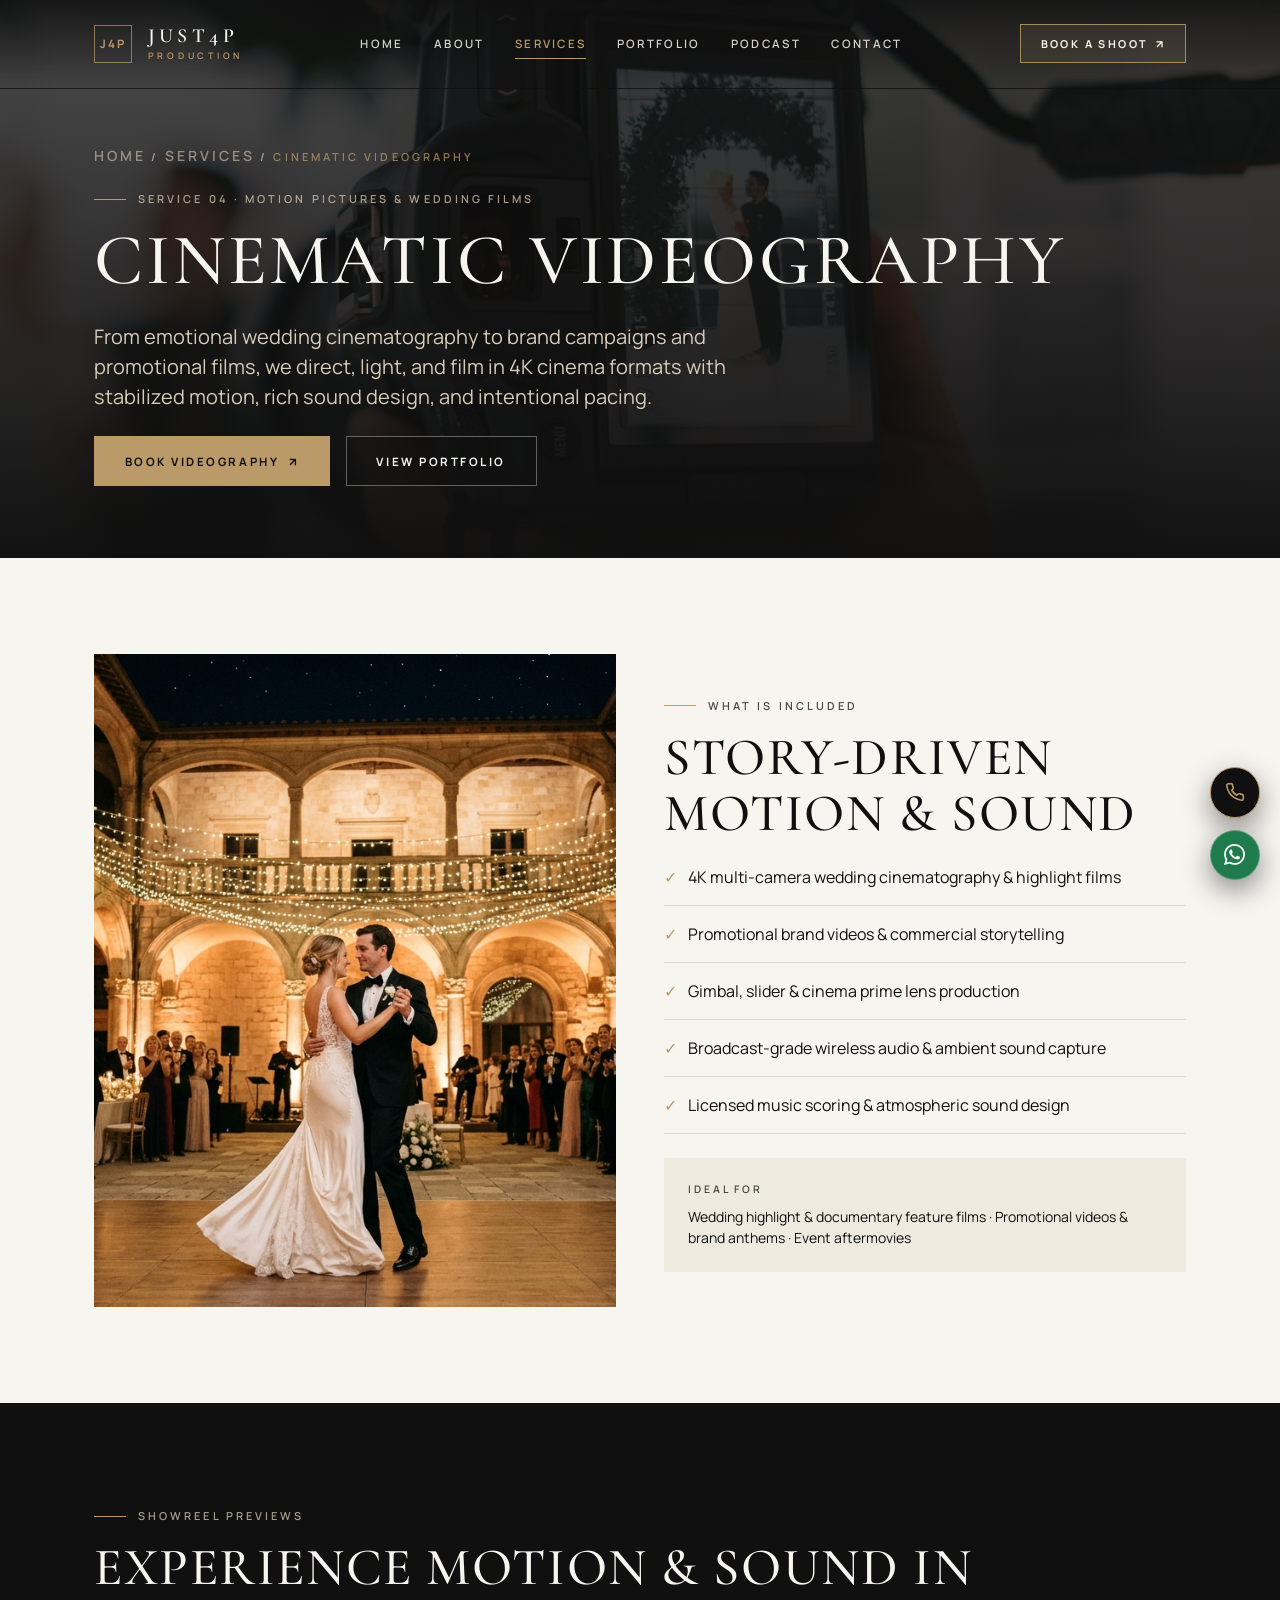
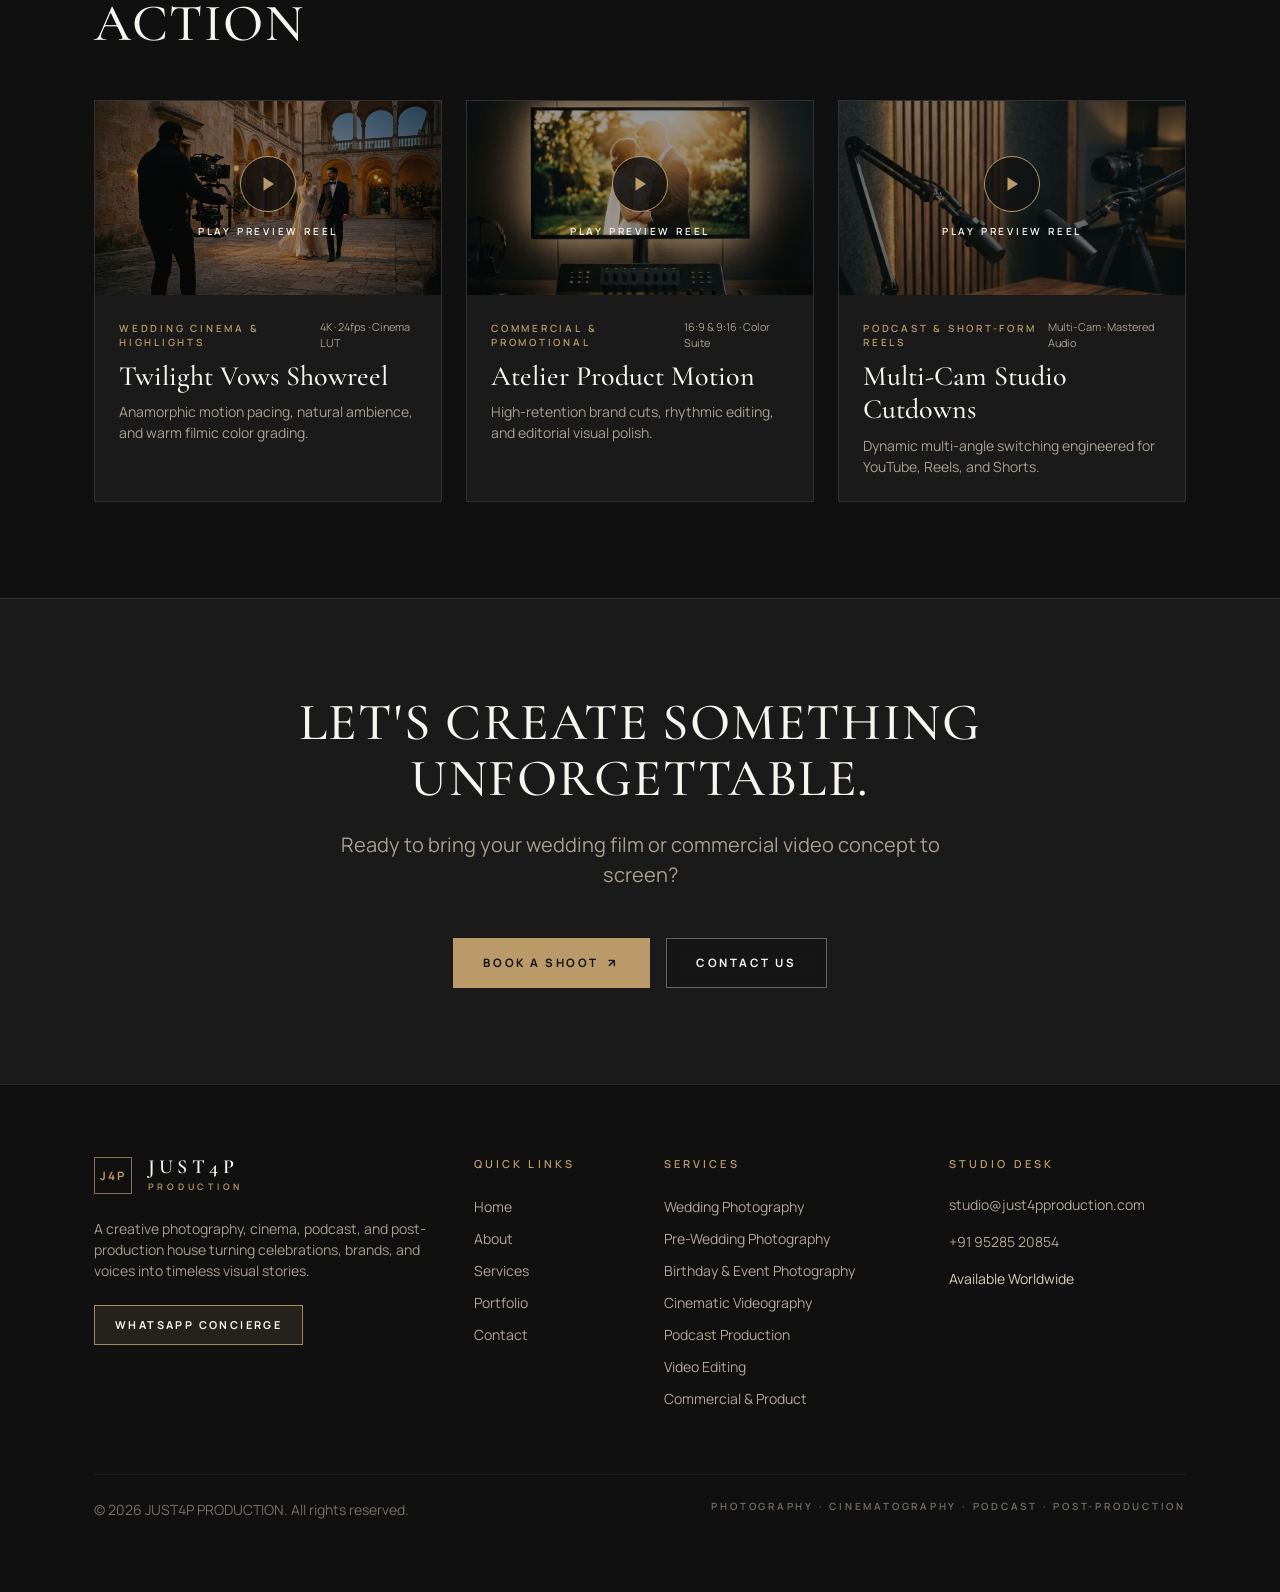
<file: videography.html>
<!DOCTYPE html>
<html lang="en">
<head>
  <meta charset="UTF-8" />
  <meta name="viewport" content="width=device-width, initial-scale=1.0" />
  <title>Cinematic Videography | JUST4P PRODUCTION</title>
  <meta name="description" content="4K wedding cinematography, promotional films, and commercial video production by JUST4P PRODUCTION." />
  <meta property="og:title" content="Cinematic Videography | JUST4P PRODUCTION" />
  <meta property="og:image" content="assets/images/service-videography.jpg" />
  <link rel="icon" type="image/svg+xml" href="assets/images/favicon.svg" />
  <link rel="apple-touch-icon" href="assets/images/favicon.svg" />
  <link rel="preconnect" href="https://fonts.googleapis.com" />
  <link rel="preconnect" href="https://fonts.gstatic.com" crossorigin />
  <link href="https://fonts.googleapis.com/css2?family=Cormorant+Garamond:ital,wght@0,400;0,500;0,600;0,700;1,400&family=DM+Sans:wght@400;500;700&family=Manrope:wght@300;400;500;600;700&family=Playfair+Display:ital,wght@0,400;0,500;0,600;1,400&display=swap" rel="stylesheet" />
  <link href="https://cdn.jsdelivr.net/npm/bootstrap@5.3.3/dist/css/bootstrap.min.css" rel="stylesheet" crossorigin="anonymous" />
  <link rel="stylesheet" href="assets/css/style.css" />
</head>
<body>
  <header>
    <nav id="mainNavbar" class="navbar navbar-expand-lg fixed-top j4p-navbar" aria-label="Primary Navigation">
      <div class="container px-3 px-sm-4">
        <a class="navbar-brand d-inline-flex align-items-center gap-3 m-0" href="index.html"><span class="brand-monogram">J4P</span><span class="d-flex flex-column"><span class="brand-wordmark">JUST4P</span><span class="brand-subword">Production</span></span></a>
        <div class="collapse navbar-collapse justify-content-center d-none d-lg-flex">
          <ul class="navbar-nav align-items-center">
            <li class="nav-item"><a class="nav-link j4p-nav-link" href="index.html">Home</a></li>
            <li class="nav-item"><a class="nav-link j4p-nav-link" href="about.html">About</a></li>
            <li class="nav-item"><a class="nav-link j4p-nav-link active" href="services.html">Services</a></li>
            <li class="nav-item"><a class="nav-link j4p-nav-link" href="portfolio.html">Portfolio</a></li>
            <li class="nav-item"><a class="nav-link j4p-nav-link" href="podcast-production.html">Podcast</a></li>
            <li class="nav-item"><a class="nav-link j4p-nav-link" href="contact.html">Contact</a></li>
          </ul>
        </div>
        <div class="d-flex align-items-center gap-3">
          <a href="contact.html?service=Professional%20Videography#booking-form" class="nav-cta-btn d-none d-sm-inline-flex"><span>Book a Shoot</span><span>&#8599;</span></a>
          <button class="j4p-icon-btn d-lg-none" type="button" data-bs-toggle="offcanvas" data-bs-target="#mobileNavDrawer" aria-label="Open menu"><svg width="20" height="20" viewBox="0 0 24 24" fill="none" stroke="currentColor" stroke-width="1.8"><line x1="3" y1="6" x2="21" y2="6"/><line x1="3" y1="12" x2="21" y2="12"/><line x1="3" y1="18" x2="21" y2="18"/></svg></button>
        </div>
      </div>
    </nav>
    <div class="offcanvas offcanvas-end j4p-offcanvas" tabindex="-1" id="mobileNavDrawer">
      <div class="offcanvas-header border-bottom border-subtle-dark px-4 py-4"><span class="font-display fs-4 tracking-eyebrow">JUST4P PRODUCTION</span><button type="button" class="j4p-icon-btn" data-bs-dismiss="offcanvas" aria-label="Close">&#10005;</button></div>
      <div class="offcanvas-body d-flex flex-column justify-content-between px-4 py-4">
        <nav class="d-flex flex-column"><a class="mobile-nav-link" href="index.html"><span>Home</span><span>&#8599;</span></a><a class="mobile-nav-link" href="about.html"><span>About</span><span>&#8599;</span></a><a class="mobile-nav-link active" href="services.html"><span>Services</span><span>&#8599;</span></a><a class="mobile-nav-link" href="portfolio.html"><span>Portfolio</span><span>&#8599;</span></a><a class="mobile-nav-link" href="podcast-production.html"><span>Podcast</span><span>&#8599;</span></a><a class="mobile-nav-link" href="contact.html"><span>Contact</span><span>&#8599;</span></a></nav>
        <a href="contact.html?service=Professional%20Videography#booking-form" class="btn-gold w-100"><span>Book Film Production</span><span>&#8599;</span></a>
      </div>
    </div>
  </header>

  <main>
    <section class="page-hero">
      <img src="assets/images/service-videography.jpg" alt="Cinema camera viewfinder framing couple for wedding cinematography" class="page-hero-bg" />
      <div class="page-hero-scrim"></div>
      <div class="container position-relative z-2 px-3 px-sm-4">
        <p class="tracking-eyebrow text-soft-beige opacity-75 mb-3"><a href="index.html" class="footer-link">Home</a> / <a href="services.html" class="footer-link">Services</a> / <span class="text-muted-gold">Cinematic Videography</span></p>
        <div class="eyebrow-row mb-3"><span class="eyebrow-line"></span><span class="tracking-eyebrow text-soft-beige opacity-75">Service 04 · Motion Pictures &amp; Wedding Films</span></div>
        <h1 class="hero-title text-warm-white mb-4">Cinematic Videography</h1>
        <p class="fs-5 text-soft-beige opacity-85 mb-4" style="max-width: 680px;">From emotional wedding cinematography to brand campaigns and promotional films, we direct, light, and film in 4K cinema formats with stabilized motion, rich sound design, and intentional pacing.</p>
        <div class="d-flex flex-wrap gap-3">
          <a href="contact.html?service=Professional%20Videography#booking-form" class="btn-gold"><span>Book Videography</span><span>&#8599;</span></a>
          <a href="portfolio.html" class="btn-outline-ivory"><span>View Portfolio</span></a>
        </div>
      </div>
    </section>

    <section class="bg-warm-white text-obsidian py-5" style="padding-top: 6rem !important; padding-bottom: 6rem !important;">
      <div class="container px-3 px-sm-4">
        <div class="row align-items-center g-5">
          <div class="col-12 col-lg-6 reveal-up"><div class="editorial-frame ratio-4x5"><img src="assets/images/experience-wedding-wide.jpg" alt="Wedding reception dance filmed in cinematic ambient light" /></div></div>
          <div class="col-12 col-lg-6 reveal-up">
            <div class="eyebrow-row mb-3"><span class="eyebrow-line"></span><span class="tracking-eyebrow text-obsidian opacity-75">What Is Included</span></div>
            <h2 class="section-heading text-obsidian mb-4">Story-Driven Motion &amp; Sound</h2>
            <ul class="list-unstyled d-flex flex-column gap-3 mb-4">
              <li class="border-bottom border-subtle-light pb-3"><span class="text-muted-gold me-2">&#10003;</span> 4K multi-camera wedding cinematography &amp; highlight films</li>
              <li class="border-bottom border-subtle-light pb-3"><span class="text-muted-gold me-2">&#10003;</span> Promotional brand videos &amp; commercial storytelling</li>
              <li class="border-bottom border-subtle-light pb-3"><span class="text-muted-gold me-2">&#10003;</span> Gimbal, slider &amp; cinema prime lens production</li>
              <li class="border-bottom border-subtle-light pb-3"><span class="text-muted-gold me-2">&#10003;</span> Broadcast-grade wireless audio &amp; ambient sound capture</li>
              <li class="border-bottom border-subtle-light pb-3"><span class="text-muted-gold me-2">&#10003;</span> Licensed music scoring &amp; atmospheric sound design</li>
            </ul>
            <div class="bg-soft-beige-soft p-4">
              <p class="tracking-eyebrow text-obsidian opacity-75 mb-2" style="font-size:0.65rem;">Ideal For</p>
              <p class="small text-obsidian mb-0">Wedding highlight &amp; documentary feature films · Promotional videos &amp; brand anthems · Event aftermovies</p>
            </div>
          </div>
        </div>
      </div>
    </section>

    <section class="bg-obsidian text-warm-white py-5" style="padding-top: 6rem !important; padding-bottom: 6rem !important;">
      <div class="container px-3 px-sm-4">
        <div class="mb-5 reveal-up"><div class="eyebrow-row mb-3"><span class="eyebrow-line"></span><span class="tracking-eyebrow text-soft-beige opacity-75">Showreel Previews</span></div><h2 class="section-heading text-warm-white">Experience Motion &amp; Sound In Action</h2></div>
        <div id="video-reel-grid" class="row g-4"></div>
      </div>
    </section>

    <section class="bg-charcoal border-top border-subtle-dark text-center text-warm-white py-5" style="padding-top: 6rem !important; padding-bottom: 6rem !important;">
      <div class="container px-3 px-sm-4 reveal-up" style="max-width: 840px;">
        <h2 class="section-heading text-warm-white mb-4">Let&apos;s Create Something Unforgettable.</h2>
        <p class="fs-5 text-soft-beige opacity-75 mx-auto mb-5" style="max-width: 600px;">Ready to bring your wedding film or commercial video concept to screen?</p>
        <div class="d-flex flex-wrap justify-content-center gap-3">
          <a href="contact.html?service=Professional%20Videography#booking-form" class="btn-gold"><span>Book a Shoot</span><span>&#8599;</span></a>
          <a href="contact.html" class="btn-outline-ivory"><span>Contact Us</span></a>
        </div>
      </div>
    </section>
  </main>

  <footer class="j4p-footer text-warm-white py-5">
    <div class="container px-3 px-sm-4 py-4">
      <div class="row g-5">
        <div class="col-12 col-md-6 col-lg-4"><a class="d-inline-flex align-items-center gap-3 text-decoration-none mb-4" href="index.html"><span class="brand-monogram">J4P</span><span class="d-flex flex-column"><span class="brand-wordmark">JUST4P</span><span class="brand-subword">Production</span></span></a><p class="small text-soft-beige opacity-75 mb-4">A creative photography, cinema, podcast, and post-production house turning celebrations, brands, and voices into timeless visual stories.</p><a href="#" data-whatsapp-link target="_blank" rel="noopener noreferrer" class="nav-cta-btn"><span>WhatsApp Concierge</span></a></div>
        <div class="col-6 col-md-3 col-lg-2"><h3 class="tracking-eyebrow text-muted-gold mb-4">Quick Links</h3><ul class="list-unstyled d-flex flex-column gap-2"><li><a class="footer-link" href="index.html">Home</a></li><li><a class="footer-link" href="about.html">About</a></li><li><a class="footer-link" href="services.html">Services</a></li><li><a class="footer-link" href="portfolio.html">Portfolio</a></li><li><a class="footer-link" href="contact.html">Contact</a></li></ul></div>
        <div class="col-6 col-md-3 col-lg-3"><h3 class="tracking-eyebrow text-muted-gold mb-4">Services</h3><ul class="list-unstyled d-flex flex-column gap-2"><li><a class="footer-link" href="wedding-photography.html">Wedding Photography</a></li><li><a class="footer-link" href="pre-wedding-photography.html">Pre-Wedding Photography</a></li><li><a class="footer-link" href="event-birthday-photography.html">Birthday &amp; Event Photography</a></li><li><a class="footer-link" href="videography.html">Cinematic Videography</a></li><li><a class="footer-link" href="podcast-production.html">Podcast Production</a></li><li><a class="footer-link" href="video-editing.html">Video Editing</a></li><li><a class="footer-link" href="commercial-product-photography.html">Commercial &amp; Product</a></li></ul></div>
        <div class="col-12 col-lg-3"><h3 class="tracking-eyebrow text-muted-gold mb-4">Studio Desk</h3><ul class="list-unstyled d-flex flex-column gap-3 small text-soft-beige opacity-85"><li><a class="footer-link" href="mailto:studio@just4pproduction.com">studio@just4pproduction.com</a></li><li><a class="footer-link" href="tel:+919528520854">+91 95285 20854</a></li><li>Available Worldwide</li></ul></div>
      </div>
      <div class="d-flex flex-column flex-sm-row justify-content-between gap-3 border-top border-subtle-dark mt-5 pt-4 small text-soft-beige opacity-50"><p class="mb-0">&copy; 2026 JUST4P PRODUCTION. All rights reserved.</p><p class="mb-0 tracking-eyebrow" style="font-size:0.62rem;">Photography · Cinematography · Podcast · Post-Production</p></div>
    </div>
  </footer>
  <script src="https://cdn.jsdelivr.net/npm/bootstrap@5.3.3/dist/js/bootstrap.bundle.min.js" crossorigin="anonymous"></script>
  <script src="assets/js/data.js"></script>
  <script src="assets/js/main.js"></script>
</body>
</html>
</file>
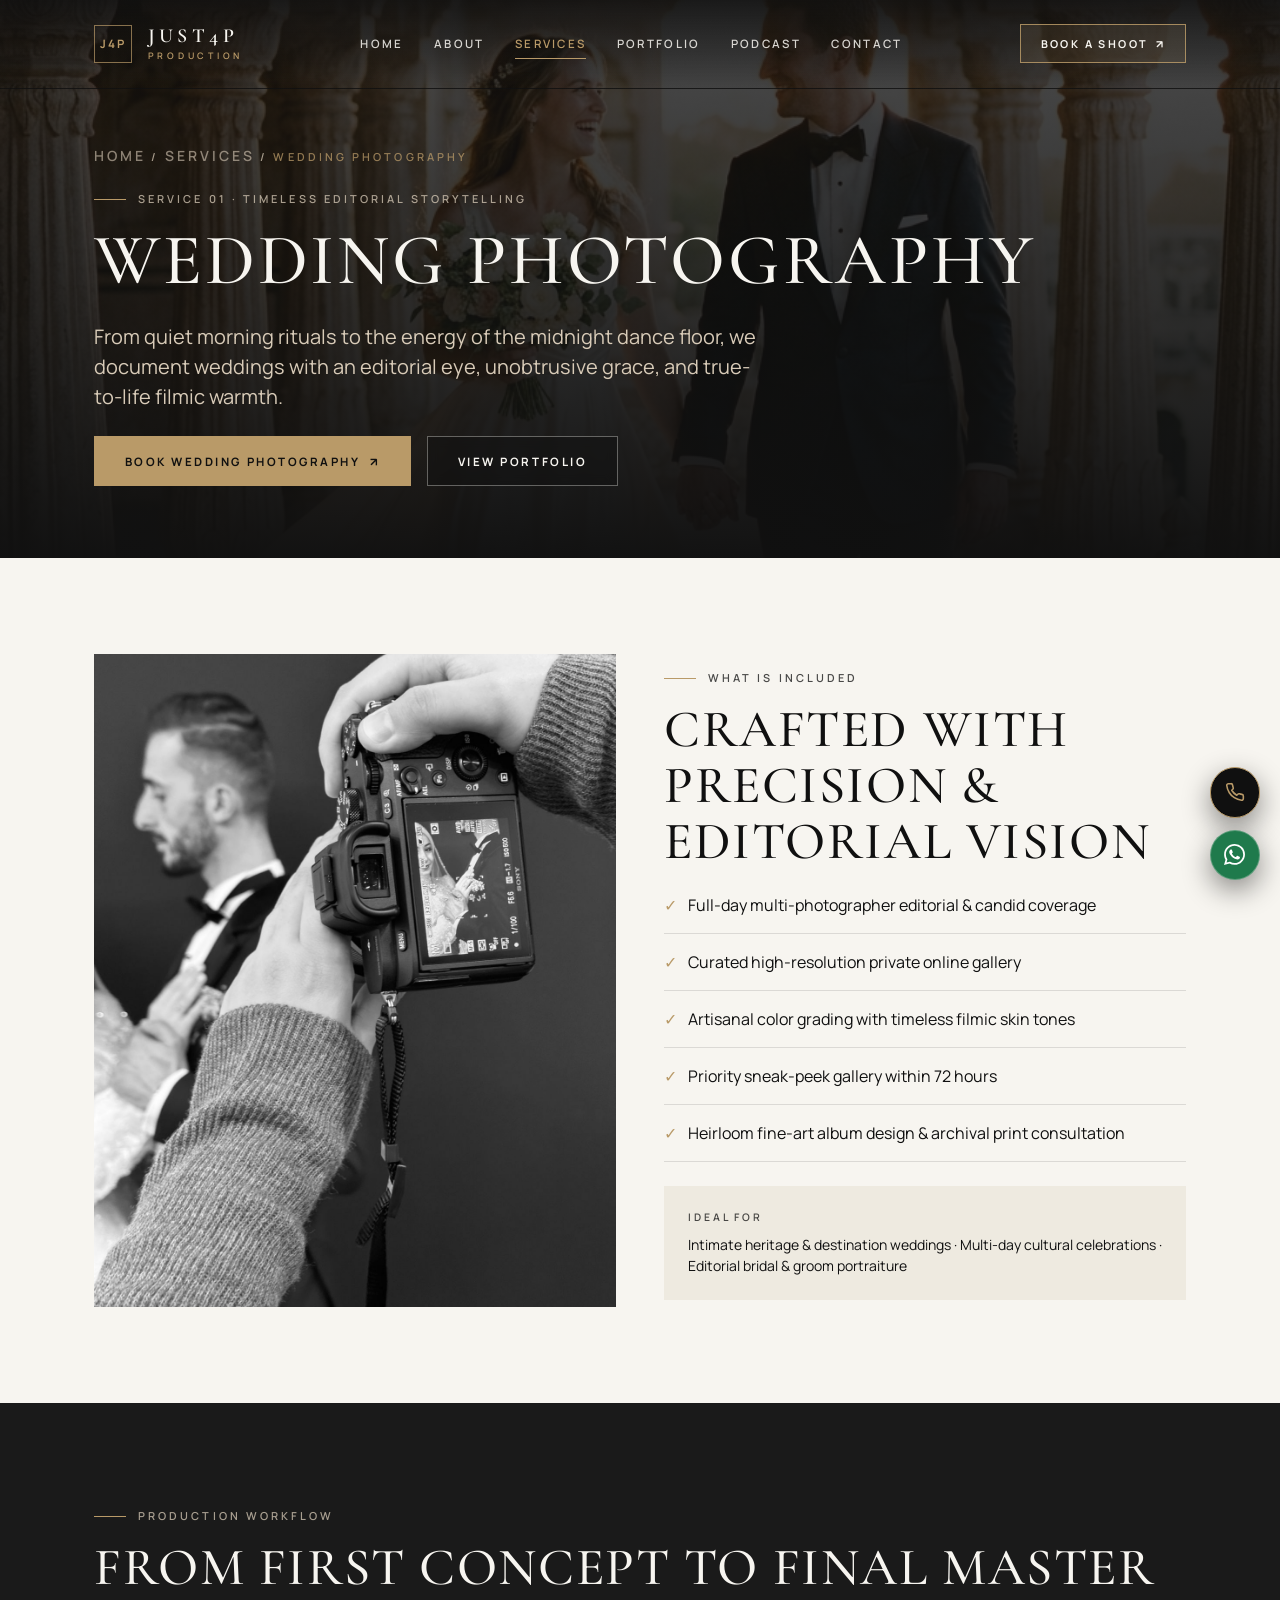
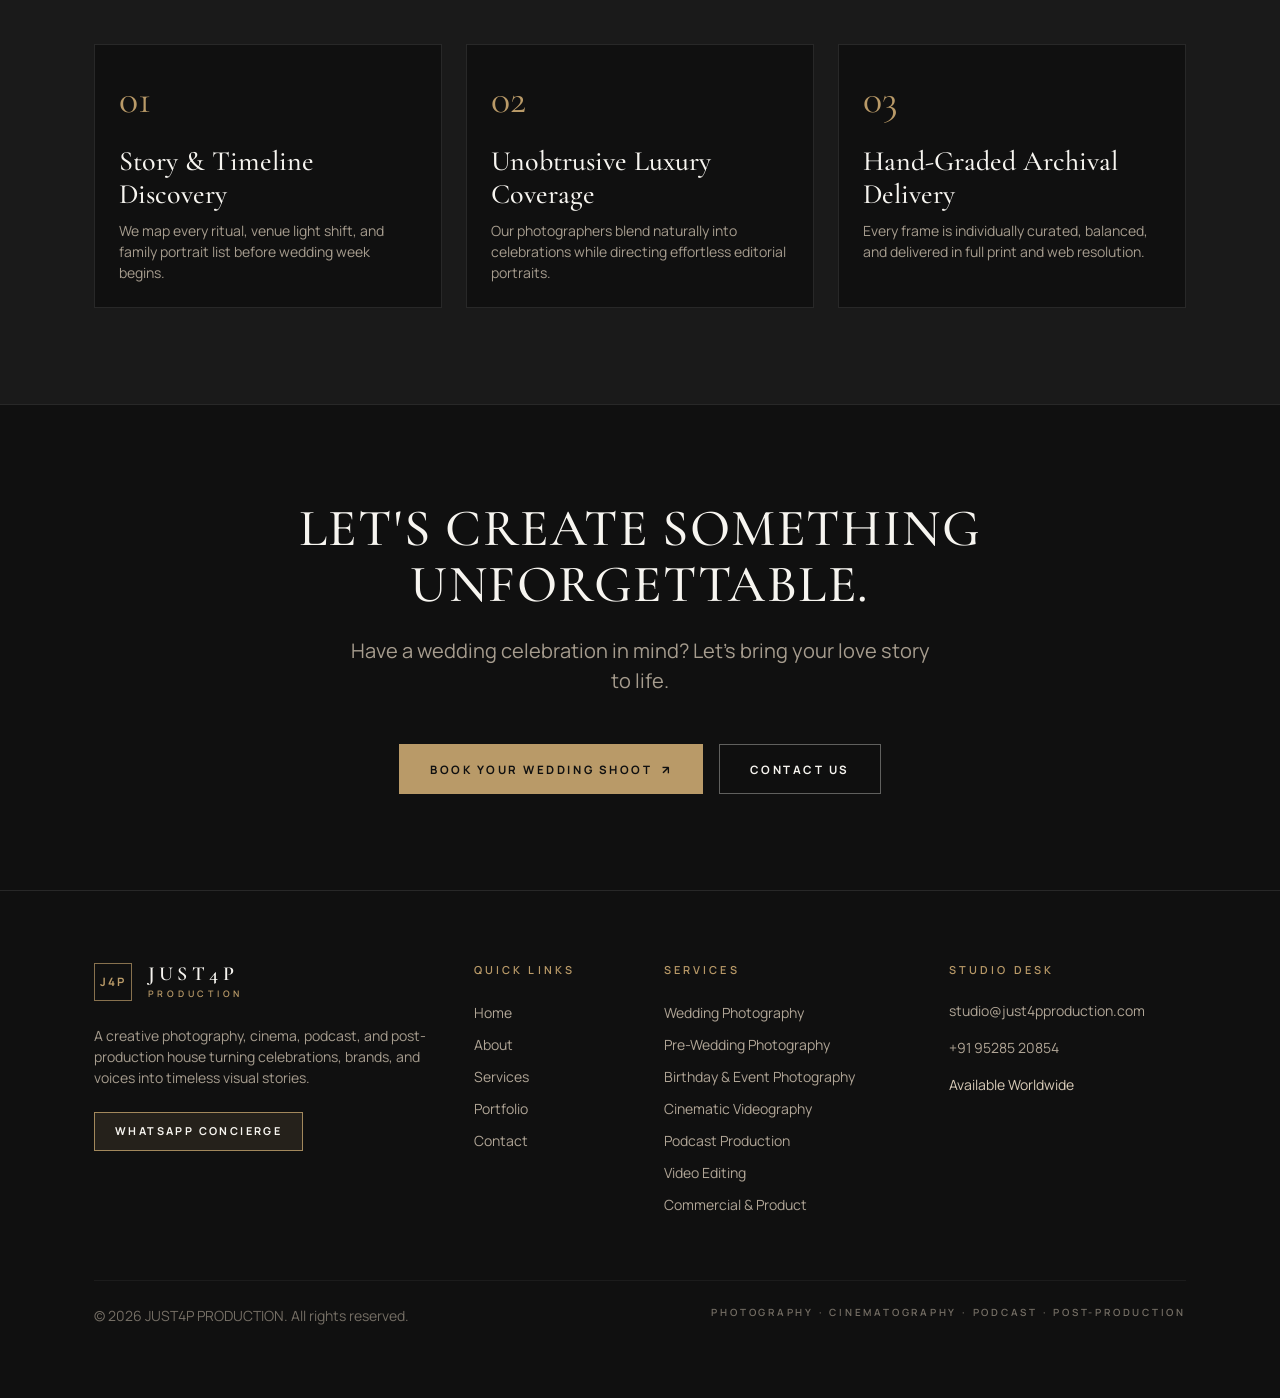
<file: wedding-photography.html>
<!DOCTYPE html>
<html lang="en">
<head>
  <meta charset="UTF-8" />
  <meta name="viewport" content="width=device-width, initial-scale=1.0" />
  <title>Wedding Photography | JUST4P PRODUCTION</title>
  <meta name="description" content="Luxury editorial wedding photography capturing rituals, portraits, and timeless celebrations by JUST4P PRODUCTION." />
  <meta property="og:title" content="Wedding Photography | JUST4P PRODUCTION" />
  <meta property="og:image" content="assets/images/service-wedding.jpg" />
  <link rel="icon" type="image/svg+xml" href="assets/images/favicon.svg" />
  <link rel="apple-touch-icon" href="assets/images/favicon.svg" />
  <link rel="preconnect" href="https://fonts.googleapis.com" />
  <link rel="preconnect" href="https://fonts.gstatic.com" crossorigin />
  <link href="https://fonts.googleapis.com/css2?family=Cormorant+Garamond:ital,wght@0,400;0,500;0,600;0,700;1,400&family=DM+Sans:wght@400;500;700&family=Manrope:wght@300;400;500;600;700&family=Playfair+Display:ital,wght@0,400;0,500;0,600;1,400&display=swap" rel="stylesheet" />
  <link href="https://cdn.jsdelivr.net/npm/bootstrap@5.3.3/dist/css/bootstrap.min.css" rel="stylesheet" crossorigin="anonymous" />
  <link rel="stylesheet" href="assets/css/style.css" />
</head>
<body>
  <header>
    <nav id="mainNavbar" class="navbar navbar-expand-lg fixed-top j4p-navbar" aria-label="Primary Navigation">
      <div class="container px-3 px-sm-4">
        <a class="navbar-brand d-inline-flex align-items-center gap-3 m-0" href="index.html">
          <span class="brand-monogram">J4P</span>
          <span class="d-flex flex-column"><span class="brand-wordmark">JUST4P</span><span class="brand-subword">Production</span></span>
        </a>
        <div class="collapse navbar-collapse justify-content-center d-none d-lg-flex">
          <ul class="navbar-nav align-items-center">
            <li class="nav-item"><a class="nav-link j4p-nav-link" href="index.html">Home</a></li>
            <li class="nav-item"><a class="nav-link j4p-nav-link" href="about.html">About</a></li>
            <li class="nav-item"><a class="nav-link j4p-nav-link active" href="services.html">Services</a></li>
            <li class="nav-item"><a class="nav-link j4p-nav-link" href="portfolio.html">Portfolio</a></li>
            <li class="nav-item"><a class="nav-link j4p-nav-link" href="podcast-production.html">Podcast</a></li>
            <li class="nav-item"><a class="nav-link j4p-nav-link" href="contact.html">Contact</a></li>
          </ul>
        </div>
        <div class="d-flex align-items-center gap-3">
          <a href="contact.html?service=Wedding%20Photography#booking-form" class="nav-cta-btn d-none d-sm-inline-flex"><span>Book a Shoot</span><span>&#8599;</span></a>
          <button class="j4p-icon-btn d-lg-none" type="button" data-bs-toggle="offcanvas" data-bs-target="#mobileNavDrawer" aria-label="Open menu">
            <svg width="20" height="20" viewBox="0 0 24 24" fill="none" stroke="currentColor" stroke-width="1.8"><line x1="3" y1="6" x2="21" y2="6"/><line x1="3" y1="12" x2="21" y2="12"/><line x1="3" y1="18" x2="21" y2="18"/></svg>
          </button>
        </div>
      </div>
    </nav>
    <div class="offcanvas offcanvas-end j4p-offcanvas" tabindex="-1" id="mobileNavDrawer">
      <div class="offcanvas-header border-bottom border-subtle-dark px-4 py-4">
        <span class="font-display fs-4 tracking-eyebrow">JUST4P PRODUCTION</span>
        <button type="button" class="j4p-icon-btn" data-bs-dismiss="offcanvas" aria-label="Close">&#10005;</button>
      </div>
      <div class="offcanvas-body d-flex flex-column justify-content-between px-4 py-4">
        <nav class="d-flex flex-column">
          <a class="mobile-nav-link" href="index.html"><span>Home</span><span>&#8599;</span></a>
          <a class="mobile-nav-link" href="about.html"><span>About</span><span>&#8599;</span></a>
          <a class="mobile-nav-link active" href="services.html"><span>Services</span><span>&#8599;</span></a>
          <a class="mobile-nav-link" href="portfolio.html"><span>Portfolio</span><span>&#8599;</span></a>
          <a class="mobile-nav-link" href="podcast-production.html"><span>Podcast</span><span>&#8599;</span></a>
          <a class="mobile-nav-link" href="contact.html"><span>Contact</span><span>&#8599;</span></a>
        </nav>
        <a href="contact.html?service=Wedding%20Photography#booking-form" class="btn-gold w-100"><span>Book Wedding Shoot</span><span>&#8599;</span></a>
      </div>
    </div>
  </header>

  <main>
    <section class="page-hero">
      <img src="assets/images/service-wedding.jpg" alt="Editorial wedding couple walking beneath sandstone heritage arches at golden hour" class="page-hero-bg" />
      <div class="page-hero-scrim"></div>
      <div class="container position-relative z-2 px-3 px-sm-4">
        <p class="tracking-eyebrow text-soft-beige opacity-75 mb-3"><a href="index.html" class="footer-link">Home</a> / <a href="services.html" class="footer-link">Services</a> / <span class="text-muted-gold">Wedding Photography</span></p>
        <div class="eyebrow-row mb-3"><span class="eyebrow-line"></span><span class="tracking-eyebrow text-soft-beige opacity-75">Service 01 · Timeless Editorial Storytelling</span></div>
        <h1 class="hero-title text-warm-white mb-4">Wedding Photography</h1>
        <p class="fs-5 text-soft-beige opacity-85 mb-4" style="max-width: 680px;">From quiet morning rituals to the energy of the midnight dance floor, we document weddings with an editorial eye, unobtrusive grace, and true-to-life filmic warmth.</p>
        <div class="d-flex flex-wrap gap-3">
          <a href="contact.html?service=Wedding%20Photography#booking-form" class="btn-gold"><span>Book Wedding Photography</span><span>&#8599;</span></a>
          <a href="portfolio.html" class="btn-outline-ivory"><span>View Portfolio</span></a>
        </div>
      </div>
    </section>

    <section class="bg-warm-white text-obsidian py-5" style="padding-top: 6rem !important; padding-bottom: 6rem !important;">
      <div class="container px-3 px-sm-4">
        <div class="row align-items-center g-5">
          <div class="col-12 col-lg-6 reveal-up">
            <div class="editorial-frame ratio-4x5"><img src="assets/images/portfolio-wedding-1.jpg" alt="Documentary wedding viewfinder moment" /></div>
          </div>
          <div class="col-12 col-lg-6 reveal-up">
            <div class="eyebrow-row mb-3"><span class="eyebrow-line"></span><span class="tracking-eyebrow text-obsidian opacity-75">What Is Included</span></div>
            <h2 class="section-heading text-obsidian mb-4">Crafted With Precision &amp; Editorial Vision</h2>
            <ul class="list-unstyled d-flex flex-column gap-3 mb-4">
              <li class="border-bottom border-subtle-light pb-3"><span class="text-muted-gold me-2">&#10003;</span> Full-day multi-photographer editorial &amp; candid coverage</li>
              <li class="border-bottom border-subtle-light pb-3"><span class="text-muted-gold me-2">&#10003;</span> Curated high-resolution private online gallery</li>
              <li class="border-bottom border-subtle-light pb-3"><span class="text-muted-gold me-2">&#10003;</span> Artisanal color grading with timeless filmic skin tones</li>
              <li class="border-bottom border-subtle-light pb-3"><span class="text-muted-gold me-2">&#10003;</span> Priority sneak-peek gallery within 72 hours</li>
              <li class="border-bottom border-subtle-light pb-3"><span class="text-muted-gold me-2">&#10003;</span> Heirloom fine-art album design &amp; archival print consultation</li>
            </ul>
            <div class="bg-soft-beige-soft p-4">
              <p class="tracking-eyebrow text-obsidian opacity-75 mb-2" style="font-size:0.65rem;">Ideal For</p>
              <p class="small text-obsidian mb-0">Intimate heritage &amp; destination weddings · Multi-day cultural celebrations · Editorial bridal &amp; groom portraiture</p>
            </div>
          </div>
        </div>
      </div>
    </section>

    <section class="bg-charcoal text-warm-white py-5" style="padding-top: 6rem !important; padding-bottom: 6rem !important;">
      <div class="container px-3 px-sm-4">
        <div class="mb-5 reveal-up"><div class="eyebrow-row mb-3"><span class="eyebrow-line"></span><span class="tracking-eyebrow text-soft-beige opacity-75">Production Workflow</span></div><h2 class="section-heading text-warm-white">From First Concept To Final Master</h2></div>
        <div class="row g-4">
          <div class="col-12 col-md-4 reveal-up"><div class="border border-subtle-dark bg-obsidian p-4 h-100"><span class="font-display fs-1 text-muted-gold">01</span><h3 class="font-display fs-3 mt-3">Story &amp; Timeline Discovery</h3><p class="small text-soft-beige opacity-75 mb-0">We map every ritual, venue light shift, and family portrait list before wedding week begins.</p></div></div>
          <div class="col-12 col-md-4 reveal-up"><div class="border border-subtle-dark bg-obsidian p-4 h-100"><span class="font-display fs-1 text-muted-gold">02</span><h3 class="font-display fs-3 mt-3">Unobtrusive Luxury Coverage</h3><p class="small text-soft-beige opacity-75 mb-0">Our photographers blend naturally into celebrations while directing effortless editorial portraits.</p></div></div>
          <div class="col-12 col-md-4 reveal-up"><div class="border border-subtle-dark bg-obsidian p-4 h-100"><span class="font-display fs-1 text-muted-gold">03</span><h3 class="font-display fs-3 mt-3">Hand-Graded Archival Delivery</h3><p class="small text-soft-beige opacity-75 mb-0">Every frame is individually curated, balanced, and delivered in full print and web resolution.</p></div></div>
        </div>
      </div>
    </section>

    <section class="bg-obsidian border-top border-subtle-dark text-center text-warm-white py-5" style="padding-top: 6rem !important; padding-bottom: 6rem !important;">
      <div class="container px-3 px-sm-4 reveal-up" style="max-width: 840px;">
        <h2 class="section-heading text-warm-white mb-4">Let&apos;s Create Something Unforgettable.</h2>
        <p class="fs-5 text-soft-beige opacity-75 mx-auto mb-5" style="max-width: 600px;">Have a wedding celebration in mind? Let&apos;s bring your love story to life.</p>
        <div class="d-flex flex-wrap justify-content-center gap-3">
          <a href="contact.html?service=Wedding%20Photography#booking-form" class="btn-gold"><span>Book Your Wedding Shoot</span><span>&#8599;</span></a>
          <a href="contact.html" class="btn-outline-ivory"><span>Contact Us</span></a>
        </div>
      </div>
    </section>
  </main>

  <footer class="j4p-footer text-warm-white py-5">
    <div class="container px-3 px-sm-4 py-4">
      <div class="row g-5">
        <div class="col-12 col-md-6 col-lg-4">
          <a class="d-inline-flex align-items-center gap-3 text-decoration-none mb-4" href="index.html"><span class="brand-monogram">J4P</span><span class="d-flex flex-column"><span class="brand-wordmark">JUST4P</span><span class="brand-subword">Production</span></span></a>
          <p class="small text-soft-beige opacity-75 mb-4">A creative photography, cinema, podcast, and post-production house turning celebrations, brands, and voices into timeless visual stories.</p>
          <a href="#" data-whatsapp-link target="_blank" rel="noopener noreferrer" class="nav-cta-btn"><span>WhatsApp Concierge</span></a>
        </div>
        <div class="col-6 col-md-3 col-lg-2"><h3 class="tracking-eyebrow text-muted-gold mb-4">Quick Links</h3><ul class="list-unstyled d-flex flex-column gap-2"><li><a class="footer-link" href="index.html">Home</a></li><li><a class="footer-link" href="about.html">About</a></li><li><a class="footer-link" href="services.html">Services</a></li><li><a class="footer-link" href="portfolio.html">Portfolio</a></li><li><a class="footer-link" href="contact.html">Contact</a></li></ul></div>
        <div class="col-6 col-md-3 col-lg-3"><h3 class="tracking-eyebrow text-muted-gold mb-4">Services</h3><ul class="list-unstyled d-flex flex-column gap-2"><li><a class="footer-link" href="wedding-photography.html">Wedding Photography</a></li><li><a class="footer-link" href="pre-wedding-photography.html">Pre-Wedding Photography</a></li><li><a class="footer-link" href="event-birthday-photography.html">Birthday &amp; Event Photography</a></li><li><a class="footer-link" href="videography.html">Cinematic Videography</a></li><li><a class="footer-link" href="podcast-production.html">Podcast Production</a></li><li><a class="footer-link" href="video-editing.html">Video Editing</a></li><li><a class="footer-link" href="commercial-product-photography.html">Commercial &amp; Product</a></li></ul></div>
        <div class="col-12 col-lg-3"><h3 class="tracking-eyebrow text-muted-gold mb-4">Studio Desk</h3><ul class="list-unstyled d-flex flex-column gap-3 small text-soft-beige opacity-85"><li><a class="footer-link" href="mailto:studio@just4pproduction.com">studio@just4pproduction.com</a></li><li><a class="footer-link" href="tel:+919528520854">+91 95285 20854</a></li><li>Available Worldwide</li></ul></div>
      </div>
      <div class="d-flex flex-column flex-sm-row justify-content-between gap-3 border-top border-subtle-dark mt-5 pt-4 small text-soft-beige opacity-50"><p class="mb-0">&copy; 2026 JUST4P PRODUCTION. All rights reserved.</p><p class="mb-0 tracking-eyebrow" style="font-size:0.62rem;">Photography · Cinematography · Podcast · Post-Production</p></div>
    </div>
  </footer>
  <script src="https://cdn.jsdelivr.net/npm/bootstrap@5.3.3/dist/js/bootstrap.bundle.min.js" crossorigin="anonymous"></script>
  <script src="assets/js/data.js"></script>
  <script src="assets/js/main.js"></script>
</body>
</html>
</file>
<file: assets/css/style.css>
/* ==========================================================================
   JUST4P PRODUCTION — Luxury Photography & Creative Production Stylesheet
   Palette: Deep Black #101010 | Charcoal #1A1A1A | Warm White #F7F5F0
            Soft Beige #D8CBB8 | Muted Gold #B99A68 | Light Grey #E9E9E9
   ========================================================================== */

:root {
  --j4p-obsidian: #101010;
  --j4p-charcoal: #1a1a1a;
  --j4p-warm-white: #f7f5f0;
  --j4p-soft-beige: #d8cbb8;
  --j4p-muted-gold: #b99a68;
  --j4p-light-grey: #e9e9e9;
  --j4p-font-display: "Cormorant Garamond", "Playfair Display", Georgia, serif;
  --j4p-font-editorial: "Playfair Display", "Cormorant Garamond", Georgia, serif;
  --j4p-font-body: "Manrope", "DM Sans", -apple-system, BlinkMacSystemFont, sans-serif;
}

html {
  scroll-behavior: smooth;
  background-color: var(--j4p-obsidian);
  color: var(--j4p-warm-white);
}

body {
  font-family: var(--j4p-font-body);
  background-color: var(--j4p-obsidian);
  color: var(--j4p-warm-white);
  overflow-x: hidden;
  -webkit-font-smoothing: antialiased;
  -moz-osx-font-smoothing: grayscale;
}

::selection {
  background-color: var(--j4p-muted-gold);
  color: var(--j4p-obsidian);
}

/* Typography Utilities */
.font-display {
  font-family: var(--j4p-font-display);
}

.font-editorial {
  font-family: var(--j4p-font-editorial);
}

.text-warm-white {
  color: var(--j4p-warm-white) !important;
}

.text-soft-beige {
  color: var(--j4p-soft-beige) !important;
}

.text-muted-gold {
  color: var(--j4p-muted-gold) !important;
}

.text-obsidian {
  color: var(--j4p-obsidian) !important;
}

.bg-obsidian {
  background-color: var(--j4p-obsidian) !important;
}

.bg-charcoal {
  background-color: var(--j4p-charcoal) !important;
}

.bg-warm-white {
  background-color: var(--j4p-warm-white) !important;
}

.bg-soft-beige-soft {
  background-color: rgba(216, 203, 184, 0.28) !important;
}

.border-subtle-dark {
  border-color: rgba(255, 255, 255, 0.1) !important;
}

.border-subtle-light {
  border-color: rgba(16, 16, 16, 0.12) !important;
}

.tracking-eyebrow {
  font-size: 0.6875rem;
  font-weight: 600;
  letter-spacing: 0.28em;
  text-transform: uppercase;
}

.eyebrow-row {
  display: inline-flex;
  align-items: center;
  gap: 0.75rem;
}

.eyebrow-line {
  display: inline-block;
  width: 2rem;
  height: 1px;
  background-color: var(--j4p-muted-gold);
}

/* Luxury Buttons */
.btn-gold {
  display: inline-flex;
  align-items: center;
  justify-content: center;
  gap: 0.6rem;
  background-color: var(--j4p-muted-gold);
  color: var(--j4p-obsidian);
  border: 1px solid var(--j4p-muted-gold);
  padding: 0.95rem 1.85rem;
  font-size: 0.72rem;
  font-weight: 700;
  letter-spacing: 0.22em;
  text-transform: uppercase;
  text-decoration: none;
  border-radius: 0;
  transition: all 0.3s ease;
}

.btn-gold:hover,
.btn-gold:focus-visible {
  background-color: var(--j4p-warm-white);
  border-color: var(--j4p-warm-white);
  color: var(--j4p-obsidian);
}

.btn-outline-ivory {
  display: inline-flex;
  align-items: center;
  justify-content: center;
  gap: 0.6rem;
  background-color: rgba(16, 16, 16, 0.45);
  color: var(--j4p-warm-white);
  border: 1px solid rgba(247, 245, 240, 0.35);
  padding: 0.95rem 1.85rem;
  font-size: 0.72rem;
  font-weight: 700;
  letter-spacing: 0.22em;
  text-transform: uppercase;
  text-decoration: none;
  border-radius: 0;
  backdrop-filter: blur(6px);
  transition: all 0.3s ease;
}

.btn-outline-ivory:hover,
.btn-outline-ivory:focus-visible {
  background-color: var(--j4p-muted-gold);
  border-color: var(--j4p-muted-gold);
  color: var(--j4p-obsidian);
}

.btn-dark-luxury {
  display: inline-flex;
  align-items: center;
  justify-content: center;
  gap: 0.6rem;
  background-color: var(--j4p-obsidian);
  color: var(--j4p-warm-white);
  border: 1px solid var(--j4p-obsidian);
  padding: 0.95rem 1.85rem;
  font-size: 0.72rem;
  font-weight: 700;
  letter-spacing: 0.22em;
  text-transform: uppercase;
  text-decoration: none;
  border-radius: 0;
  transition: all 0.3s ease;
}

.btn-dark-luxury:hover,
.btn-dark-luxury:focus-visible {
  background-color: var(--j4p-muted-gold);
  border-color: var(--j4p-muted-gold);
  color: var(--j4p-obsidian);
}

.btn-outline-dark-luxury {
  display: inline-flex;
  align-items: center;
  justify-content: center;
  gap: 0.6rem;
  background-color: transparent;
  color: var(--j4p-obsidian);
  border: 1px solid rgba(16, 16, 16, 0.28);
  padding: 0.95rem 1.85rem;
  font-size: 0.72rem;
  font-weight: 700;
  letter-spacing: 0.22em;
  text-transform: uppercase;
  text-decoration: none;
  border-radius: 0;
  transition: all 0.3s ease;
}

.btn-outline-dark-luxury:hover {
  border-color: var(--j4p-obsidian);
  background-color: var(--j4p-obsidian);
  color: var(--j4p-warm-white);
}

/* Premium Navigation */
.j4p-navbar {
  padding: 1.25rem 0;
  background: linear-gradient(180deg, rgba(16, 16, 16, 0.84) 0%, rgba(16, 16, 16, 0.38) 60%, transparent 100%);
  border-bottom: 1px solid transparent;
  transition: background-color 0.4s ease, padding 0.4s ease, border-color 0.4s ease, backdrop-filter 0.4s ease;
}

.j4p-navbar.navbar-scrolled {
  padding: 0.8rem 0;
  background: rgba(16, 16, 16, 0.94);
  backdrop-filter: blur(12px);
  border-bottom-color: rgba(255, 255, 255, 0.1);
}

.brand-monogram {
  display: inline-flex;
  align-items: center;
  justify-content: center;
  width: 2.35rem;
  height: 2.35rem;
  border: 1px solid rgba(185, 154, 104, 0.7);
  font-size: 0.72rem;
  font-weight: 700;
  letter-spacing: 0.18em;
  color: var(--j4p-muted-gold);
  transition: all 0.3s ease;
}

.navbar-brand:hover .brand-monogram {
  background-color: var(--j4p-muted-gold);
  color: var(--j4p-obsidian);
}

.brand-wordmark {
  font-family: var(--j4p-font-display);
  font-size: 1.25rem;
  font-weight: 600;
  letter-spacing: 0.22em;
  color: var(--j4p-warm-white);
  line-height: 1.05;
}

.brand-subword {
  font-size: 0.56rem;
  font-weight: 600;
  letter-spacing: 0.42em;
  text-transform: uppercase;
  color: var(--j4p-muted-gold);
  margin-top: 2px;
}

.j4p-nav-link {
  position: relative;
  font-size: 0.72rem;
  font-weight: 600;
  letter-spacing: 0.2em;
  text-transform: uppercase;
  color: rgba(247, 245, 240, 0.85) !important;
  padding: 0.4rem 0 !important;
  margin: 0 0.95rem;
  transition: color 0.3s ease;
}

.j4p-nav-link::after {
  content: "";
  position: absolute;
  left: 0;
  right: 0;
  bottom: 0;
  height: 1px;
  background-color: var(--j4p-muted-gold);
  transform: scaleX(0);
  transform-origin: left;
  transition: transform 0.3s ease;
}

.j4p-nav-link:hover,
.j4p-nav-link.active {
  color: var(--j4p-muted-gold) !important;
}

.j4p-nav-link:hover::after,
.j4p-nav-link.active::after {
  transform: scaleX(1);
}

.nav-cta-btn {
  padding: 0.65rem 1.25rem;
  font-size: 0.68rem;
  letter-spacing: 0.22em;
  border: 1px solid rgba(185, 154, 104, 0.85);
  background-color: rgba(185, 154, 104, 0.12);
  color: var(--j4p-warm-white);
  text-transform: uppercase;
  font-weight: 700;
  text-decoration: none;
  display: inline-flex;
  align-items: center;
  gap: 0.45rem;
  transition: all 0.3s ease;
}

.nav-cta-btn:hover {
  background-color: var(--j4p-muted-gold);
  color: var(--j4p-obsidian);
}

/* Mobile Offcanvas */
.j4p-offcanvas {
  background-color: var(--j4p-obsidian) !important;
  color: var(--j4p-warm-white) !important;
  border-left: 1px solid rgba(255, 255, 255, 0.1) !important;
}

.mobile-nav-link {
  display: flex;
  align-items: center;
  justify-content: space-between;
  padding: 0.9rem 0;
  border-bottom: 1px solid rgba(255, 255, 255, 0.1);
  font-family: var(--j4p-font-display);
  font-size: 1.75rem;
  color: var(--j4p-warm-white);
  text-decoration: none;
  transition: color 0.25s ease;
}

.mobile-nav-link:hover,
.mobile-nav-link.active {
  color: var(--j4p-muted-gold);
}

/* Cinematic Hero Section */
.hero-section {
  position: relative;
  min-height: 100vh;
  display: flex;
  align-items: center;
  justify-content: center;
  overflow: hidden;
  padding: 7.5rem 0 5.5rem;
  background-color: var(--j4p-obsidian);
}

.hero-bg-img {
  position: absolute;
  inset: 0;
  width: 100%;
  height: 100%;
  object-fit: cover;
  object-position: center;
  animation: heroSlowZoom 18s ease-out forwards;
}

@keyframes heroSlowZoom {
  from {
    transform: scale(1.08);
  }
  to {
    transform: scale(1);
  }
}

.hero-overlay {
  position: absolute;
  inset: 0;
  background: linear-gradient(
    180deg,
    rgba(16, 16, 16, 0.68) 0%,
    rgba(16, 16, 16, 0.45) 45%,
    rgba(16, 16, 16, 0.94) 100%
  );
}

.hero-title {
  font-family: var(--j4p-font-display);
  font-weight: 500;
  text-transform: uppercase;
  line-height: 1.04;
  letter-spacing: 0.04em;
  font-size: clamp(2.45rem, 5.6vw, 5.25rem);
}

.scroll-indicator {
  position: absolute;
  bottom: 1.75rem;
  left: 50%;
  transform: translateX(-50%);
  display: flex;
  flex-direction: column;
  align-items: center;
  gap: 0.45rem;
  font-size: 0.62rem;
  letter-spacing: 0.3em;
  text-transform: uppercase;
  color: rgba(216, 203, 184, 0.8);
  text-decoration: none;
  z-index: 3;
}

.scroll-indicator svg {
  animation: floatDown 1.8s ease-in-out infinite;
}

@keyframes floatDown {
  0%,
  100% {
    transform: translateY(0);
  }
  50% {
    transform: translateY(6px);
  }
}

/* Subpage Editorial Hero */
.page-hero {
  position: relative;
  min-height: 62vh;
  display: flex;
  align-items: flex-end;
  overflow: hidden;
  padding: 9rem 0 4.5rem;
  background-color: var(--j4p-obsidian);
}

.page-hero-bg {
  position: absolute;
  inset: 0;
  width: 100%;
  height: 100%;
  object-fit: cover;
  opacity: 0.52;
}

.page-hero-scrim {
  position: absolute;
  inset: 0;
  background: linear-gradient(
    180deg,
    rgba(16, 16, 16, 0.52) 0%,
    rgba(16, 16, 16, 0.74) 55%,
    rgba(16, 16, 16, 0.98) 100%
  );
}

.section-heading {
  font-family: var(--j4p-font-display);
  font-weight: 500;
  text-transform: uppercase;
  line-height: 1.06;
  letter-spacing: 0.03em;
  font-size: clamp(2.1rem, 4.1vw, 3.85rem);
}

/* Editorial Image Frames & Zoom */
.editorial-frame {
  position: relative;
  overflow: hidden;
  background-color: var(--j4p-charcoal);
}

.editorial-frame img {
  width: 100%;
  height: 100%;
  object-fit: cover;
  display: block;
  transition: transform 0.75s cubic-bezier(0.22, 1, 0.36, 1);
}

.editorial-card:hover .editorial-frame img,
.editorial-frame:hover img {
  transform: scale(1.05);
}

.ratio-3x4 {
  aspect-ratio: 3 / 4;
}

.ratio-4x5 {
  aspect-ratio: 4 / 5;
}

.ratio-16x10 {
  aspect-ratio: 16 / 10;
}

.ratio-16x9 {
  aspect-ratio: 16 / 9;
}

/* Service Cards */
.service-card {
  background-color: var(--j4p-charcoal);
  border: 1px solid rgba(255, 255, 255, 0.1);
  display: flex;
  flex-direction: column;
  justify-content: space-between;
  height: 100%;
  transition: border-color 0.35s ease, transform 0.35s ease;
}

.service-card:hover {
  border-color: rgba(185, 154, 104, 0.55);
}

.service-badge {
  position: absolute;
  top: 1.15rem;
  left: 1.15rem;
  border: 1px solid rgba(255, 255, 255, 0.2);
  background-color: rgba(16, 16, 16, 0.75);
  backdrop-filter: blur(6px);
  color: var(--j4p-muted-gold);
  font-size: 0.65rem;
  font-weight: 700;
  letter-spacing: 0.25em;
  padding: 0.35rem 0.7rem;
  z-index: 2;
}

.service-link {
  display: inline-flex;
  align-items: center;
  gap: 0.5rem;
  font-size: 0.7rem;
  font-weight: 700;
  letter-spacing: 0.22em;
  text-transform: uppercase;
  color: var(--j4p-warm-white);
  text-decoration: none;
  border-bottom: 1px solid rgba(185, 154, 104, 0.5);
  padding-bottom: 0.25rem;
  transition: color 0.3s ease, border-color 0.3s ease;
}

.service-card:hover .service-link,
.service-link:hover {
  color: var(--j4p-muted-gold);
  border-bottom-color: var(--j4p-muted-gold);
}

/* Portfolio Masonry & Filter */
.portfolio-filter-btn {
  border: 1px solid rgba(255, 255, 255, 0.16);
  background-color: transparent;
  color: rgba(216, 203, 184, 0.85);
  padding: 0.55rem 1.05rem;
  font-size: 0.68rem;
  font-weight: 600;
  letter-spacing: 0.2em;
  text-transform: uppercase;
  transition: all 0.28s ease;
}

.portfolio-filter-btn:hover {
  border-color: rgba(185, 154, 104, 0.65);
  color: var(--j4p-warm-white);
}

.portfolio-filter-btn.active {
  background-color: var(--j4p-muted-gold);
  border-color: var(--j4p-muted-gold);
  color: var(--j4p-obsidian);
}

.portfolio-masonry {
  column-count: 1;
  column-gap: 1.5rem;
}

@media (min-width: 576px) {
  .portfolio-masonry {
    column-count: 2;
  }
}

@media (min-width: 992px) {
  .portfolio-masonry {
    column-count: 3;
  }
}

.portfolio-item-card {
  break-inside: avoid;
  margin-bottom: 1.5rem;
  position: relative;
  overflow: hidden;
  background-color: var(--j4p-obsidian);
  border: 1px solid rgba(255, 255, 255, 0.08);
  cursor: pointer;
  transition: opacity 0.35s ease, transform 0.35s ease;
}

.portfolio-item-card img {
  width: 100%;
  height: 100%;
  object-fit: cover;
  display: block;
  transition: transform 0.75s cubic-bezier(0.22, 1, 0.36, 1);
}

.portfolio-item-card:hover img {
  transform: scale(1.06);
}

.portfolio-overlay {
  position: absolute;
  inset: 0;
  background: linear-gradient(180deg, rgba(16, 16, 16, 0.08) 0%, rgba(16, 16, 16, 0.4) 55%, rgba(16, 16, 16, 0.92) 100%);
  display: flex;
  flex-direction: column;
  justify-content: space-between;
  padding: 1.35rem;
  transition: background 0.35s ease;
}

.portfolio-item-card:hover .portfolio-overlay {
  background: linear-gradient(180deg, rgba(16, 16, 16, 0.2) 0%, rgba(16, 16, 16, 0.55) 50%, rgba(16, 16, 16, 0.96) 100%);
}

.portfolio-media-pill {
  align-self: flex-end;
  display: inline-flex;
  align-items: center;
  gap: 0.4rem;
  border: 1px solid rgba(185, 154, 104, 0.6);
  background-color: rgba(16, 16, 16, 0.8);
  color: var(--j4p-muted-gold);
  font-size: 0.62rem;
  font-weight: 700;
  letter-spacing: 0.2em;
  text-transform: uppercase;
  padding: 0.35rem 0.7rem;
}

/* Why Choose Us Grid */
.why-grid-card {
  background-color: var(--j4p-warm-white);
  border: 1px solid rgba(16, 16, 16, 0.1);
  padding: 2rem;
  height: 100%;
  transition: background-color 0.3s ease;
}

.why-grid-card:hover {
  background-color: rgba(216, 203, 184, 0.28);
}

/* Wedding Experience Banner */
.experience-banner {
  position: relative;
  overflow: hidden;
  padding: 7rem 0;
  background-color: var(--j4p-obsidian);
}

.experience-banner-bg {
  position: absolute;
  inset: 0;
  width: 100%;
  height: 100%;
  object-fit: cover;
  opacity: 0.42;
}

.experience-banner-scrim {
  position: absolute;
  inset: 0;
  background: linear-gradient(90deg, rgba(16, 16, 16, 0.96) 0%, rgba(16, 16, 16, 0.82) 55%, rgba(16, 16, 16, 0.42) 100%);
}

/* Video Reel Cards */
.reel-card {
  background-color: var(--j4p-charcoal);
  border: 1px solid rgba(255, 255, 255, 0.1);
  overflow: hidden;
  height: 100%;
  transition: border-color 0.3s ease;
}

.reel-card:hover {
  border-color: rgba(185, 154, 104, 0.55);
}

.reel-play-overlay {
  position: absolute;
  inset: 0;
  border: 0;
  width: 100%;
  height: 100%;
  background: rgba(16, 16, 16, 0.42);
  display: flex;
  flex-direction: column;
  align-items: center;
  justify-content: center;
  gap: 0.75rem;
  color: var(--j4p-warm-white);
  cursor: pointer;
  transition: background-color 0.3s ease;
}

.reel-play-overlay:hover {
  background: rgba(16, 16, 16, 0.25);
}

.reel-play-circle {
  width: 3.5rem;
  height: 3.5rem;
  border-radius: 50%;
  border: 1px solid var(--j4p-muted-gold);
  background: rgba(16, 16, 16, 0.82);
  color: var(--j4p-muted-gold);
  display: flex;
  align-items: center;
  justify-content: center;
  transition: transform 0.3s ease;
}

.reel-play-overlay:hover .reel-play-circle {
  transform: scale(1.1);
}

/* Forms (Dark Luxury) */
.j4p-form-card {
  background-color: var(--j4p-charcoal);
  border: 1px solid rgba(255, 255, 255, 0.1);
  padding: 2rem;
}

@media (min-width: 768px) {
  .j4p-form-card {
    padding: 3rem;
  }
}

.j4p-label {
  display: block;
  margin-bottom: 0.5rem;
  font-size: 0.68rem;
  font-weight: 700;
  letter-spacing: 0.22em;
  text-transform: uppercase;
  color: rgba(216, 203, 184, 0.9);
}

.j4p-input,
.j4p-select,
.j4p-textarea {
  width: 100%;
  background-color: var(--j4p-obsidian);
  border: 1px solid rgba(255, 255, 255, 0.16);
  color: var(--j4p-warm-white);
  padding: 0.85rem 1rem;
  font-size: 0.9rem;
  border-radius: 0;
  transition: border-color 0.25s ease;
}

.j4p-input::placeholder,
.j4p-textarea::placeholder {
  color: rgba(216, 203, 184, 0.38);
}

.j4p-input:focus,
.j4p-select:focus,
.j4p-textarea:focus {
  outline: none;
  border-color: var(--j4p-muted-gold);
  box-shadow: none;
}

.j4p-input.is-invalid,
.j4p-select.is-invalid,
.j4p-textarea.is-invalid {
  border-color: #e06c75;
}

input[type="date"].j4p-input {
  color-scheme: dark;
}

/* Lightbox Modal */
.j4p-modal-content {
  background-color: var(--j4p-charcoal);
  border: 1px solid rgba(255, 255, 255, 0.12);
  border-radius: 0;
  color: var(--j4p-warm-white);
}

.j4p-icon-btn {
  width: 2.5rem;
  height: 2.5rem;
  display: inline-flex;
  align-items: center;
  justify-content: center;
  border: 1px solid rgba(255, 255, 255, 0.16);
  background: transparent;
  color: var(--j4p-warm-white);
  transition: all 0.25s ease;
}

.j4p-icon-btn:hover {
  border-color: var(--j4p-muted-gold);
  color: var(--j4p-muted-gold);
}

/* Footer */
.j4p-footer {
  background-color: var(--j4p-obsidian);
  border-top: 1px solid rgba(255, 255, 255, 0.1);
}

.footer-link {
  color: rgba(216, 203, 184, 0.8);
  text-decoration: none;
  font-size: 0.875rem;
  transition: color 0.25s ease;
}

.footer-link:hover {
  color: var(--j4p-muted-gold);
}

/* Scroll Reveal Animations */
.reveal-up {
  opacity: 0;
  transform: translateY(24px);
  transition: opacity 0.75s cubic-bezier(0.22, 1, 0.36, 1),
    transform 0.75s cubic-bezier(0.22, 1, 0.36, 1);
}

.reveal-up.is-visible {
  opacity: 1;
  transform: translateY(0);
}

@media (prefers-reduced-motion: reduce) {
  .reveal-up {
    opacity: 1;
    transform: none;
    transition: none;
  }
  .hero-bg-img,
  .scroll-indicator svg {
    animation: none;
  }
}

/* Responsive Floating Call & WhatsApp Action Dock */
.j4p-floating-actions {
  position: fixed;
  right: 1.25rem;
  bottom: 1.25rem;
  z-index: 1040;
  display: flex;
  flex-direction: column;
  gap: 0.75rem;
}

.j4p-fab {
  position: relative;
  width: 3.15rem;
  height: 3.15rem;
  border-radius: 50%;
  display: inline-flex;
  align-items: center;
  justify-content: center;
  text-decoration: none;
  border: 1px solid rgba(185, 154, 104, 0.7);
  background-color: rgba(16, 16, 16, 0.92);
  color: var(--j4p-warm-white);
  backdrop-filter: blur(10px);
  box-shadow: 0 10px 28px rgba(0, 0, 0, 0.45);
  transition: transform 0.25s ease, background-color 0.25s ease, border-color 0.25s ease, color 0.25s ease;
}

.j4p-fab-whatsapp {
  background-color: #1f7a4c;
  border-color: rgba(247, 245, 240, 0.28);
  color: #ffffff;
}

.j4p-fab-call {
  background-color: var(--j4p-obsidian);
  border-color: var(--j4p-muted-gold);
  color: var(--j4p-muted-gold);
}

.j4p-fab:hover,
.j4p-fab:focus-visible {
  transform: translateY(-3px);
}

.j4p-fab-whatsapp:hover,
.j4p-fab-whatsapp:focus-visible {
  background-color: #25945c;
  color: #ffffff;
}

.j4p-fab-call:hover,
.j4p-fab-call:focus-visible {
  background-color: var(--j4p-muted-gold);
  color: var(--j4p-obsidian);
}

.j4p-fab-label {
  position: absolute;
  right: calc(100% + 0.75rem);
  white-space: nowrap;
  background-color: var(--j4p-obsidian);
  border: 1px solid rgba(185, 154, 104, 0.45);
  color: var(--j4p-warm-white);
  font-size: 0.65rem;
  font-weight: 700;
  letter-spacing: 0.16em;
  text-transform: uppercase;
  padding: 0.4rem 0.75rem;
  opacity: 0;
  pointer-events: none;
  transform: translateX(6px);
  transition: opacity 0.2s ease, transform 0.2s ease;
}

@media (hover: hover) {
  .j4p-fab:hover .j4p-fab-label,
  .j4p-fab:focus-visible .j4p-fab-label {
    opacity: 1;
    transform: translateX(0);
  }
}

@media (max-width: 575.98px) {
  .j4p-floating-actions {
    right: 0.9rem;
    bottom: 0.9rem;
    gap: 0.6rem;
  }
  .j4p-fab {
    width: 2.95rem;
    height: 2.95rem;
  }
  .j4p-fab-label {
    display: none;
  }
}
</file>
